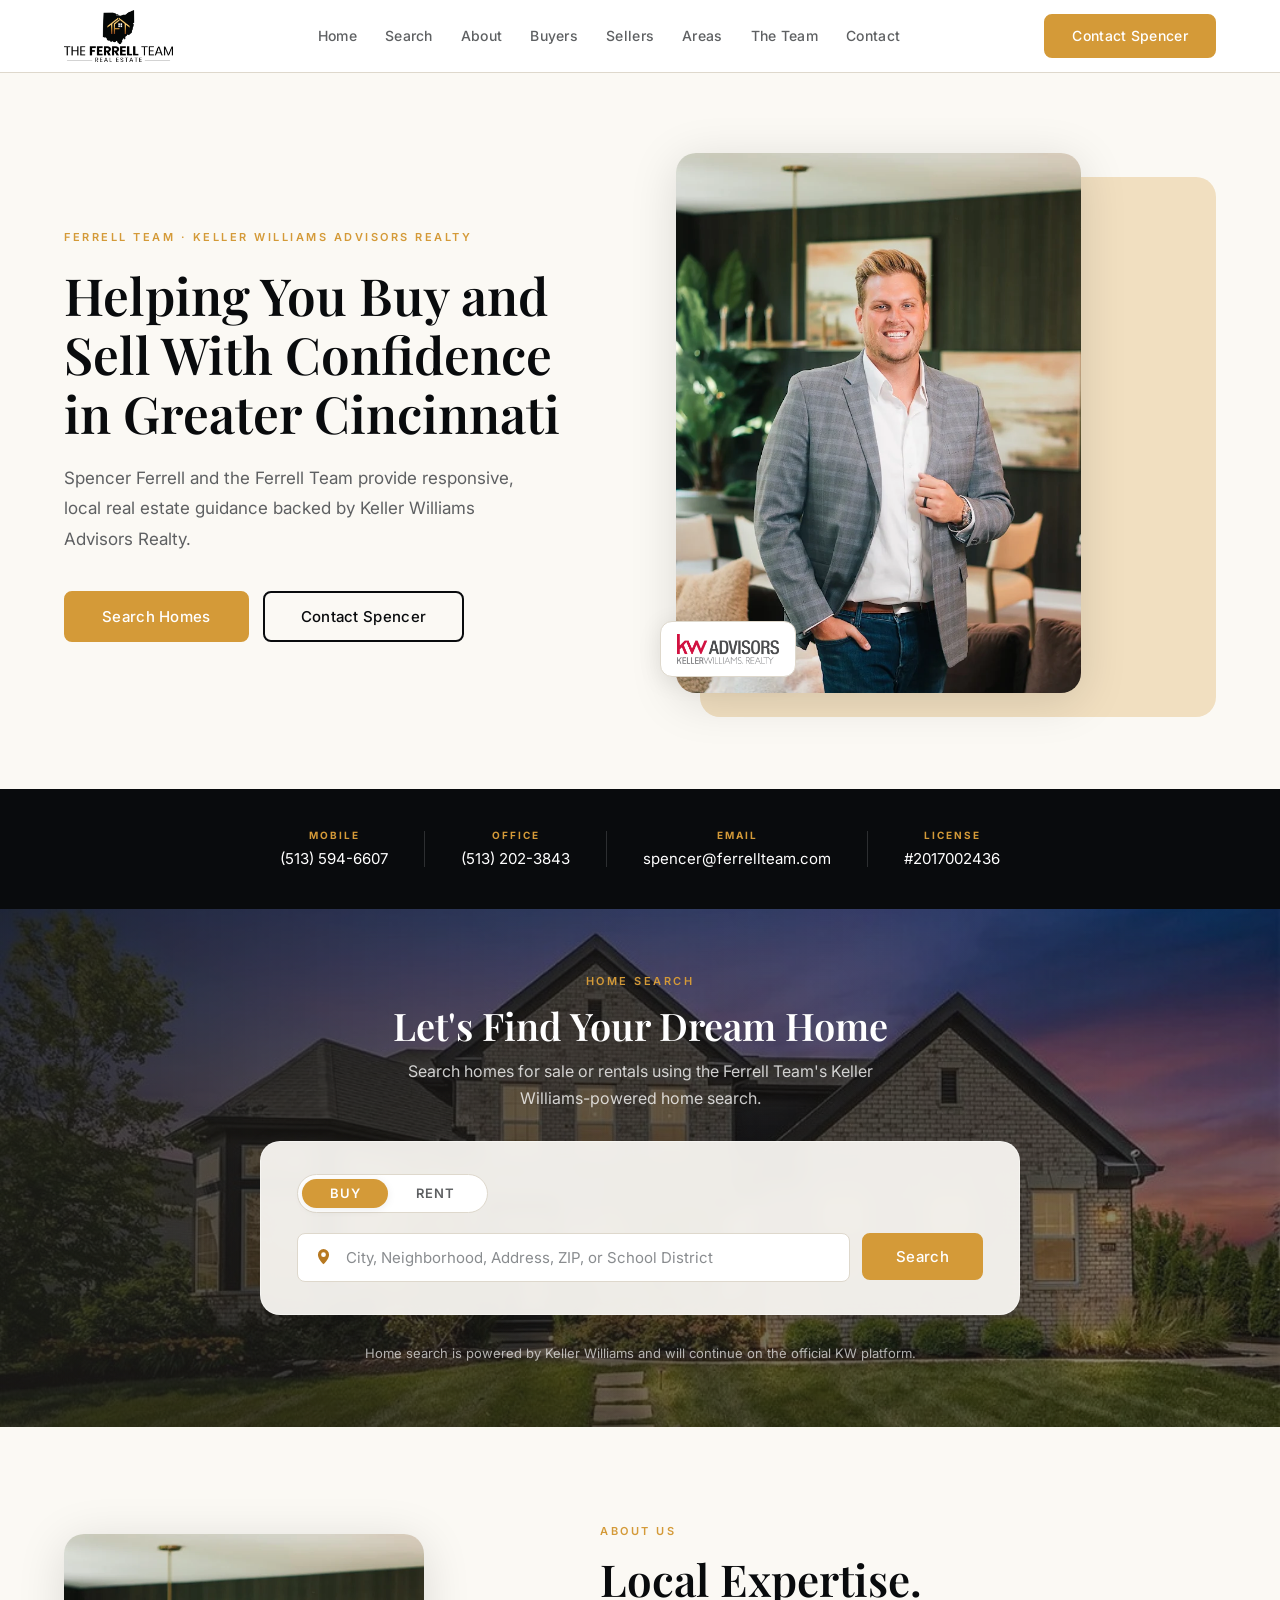
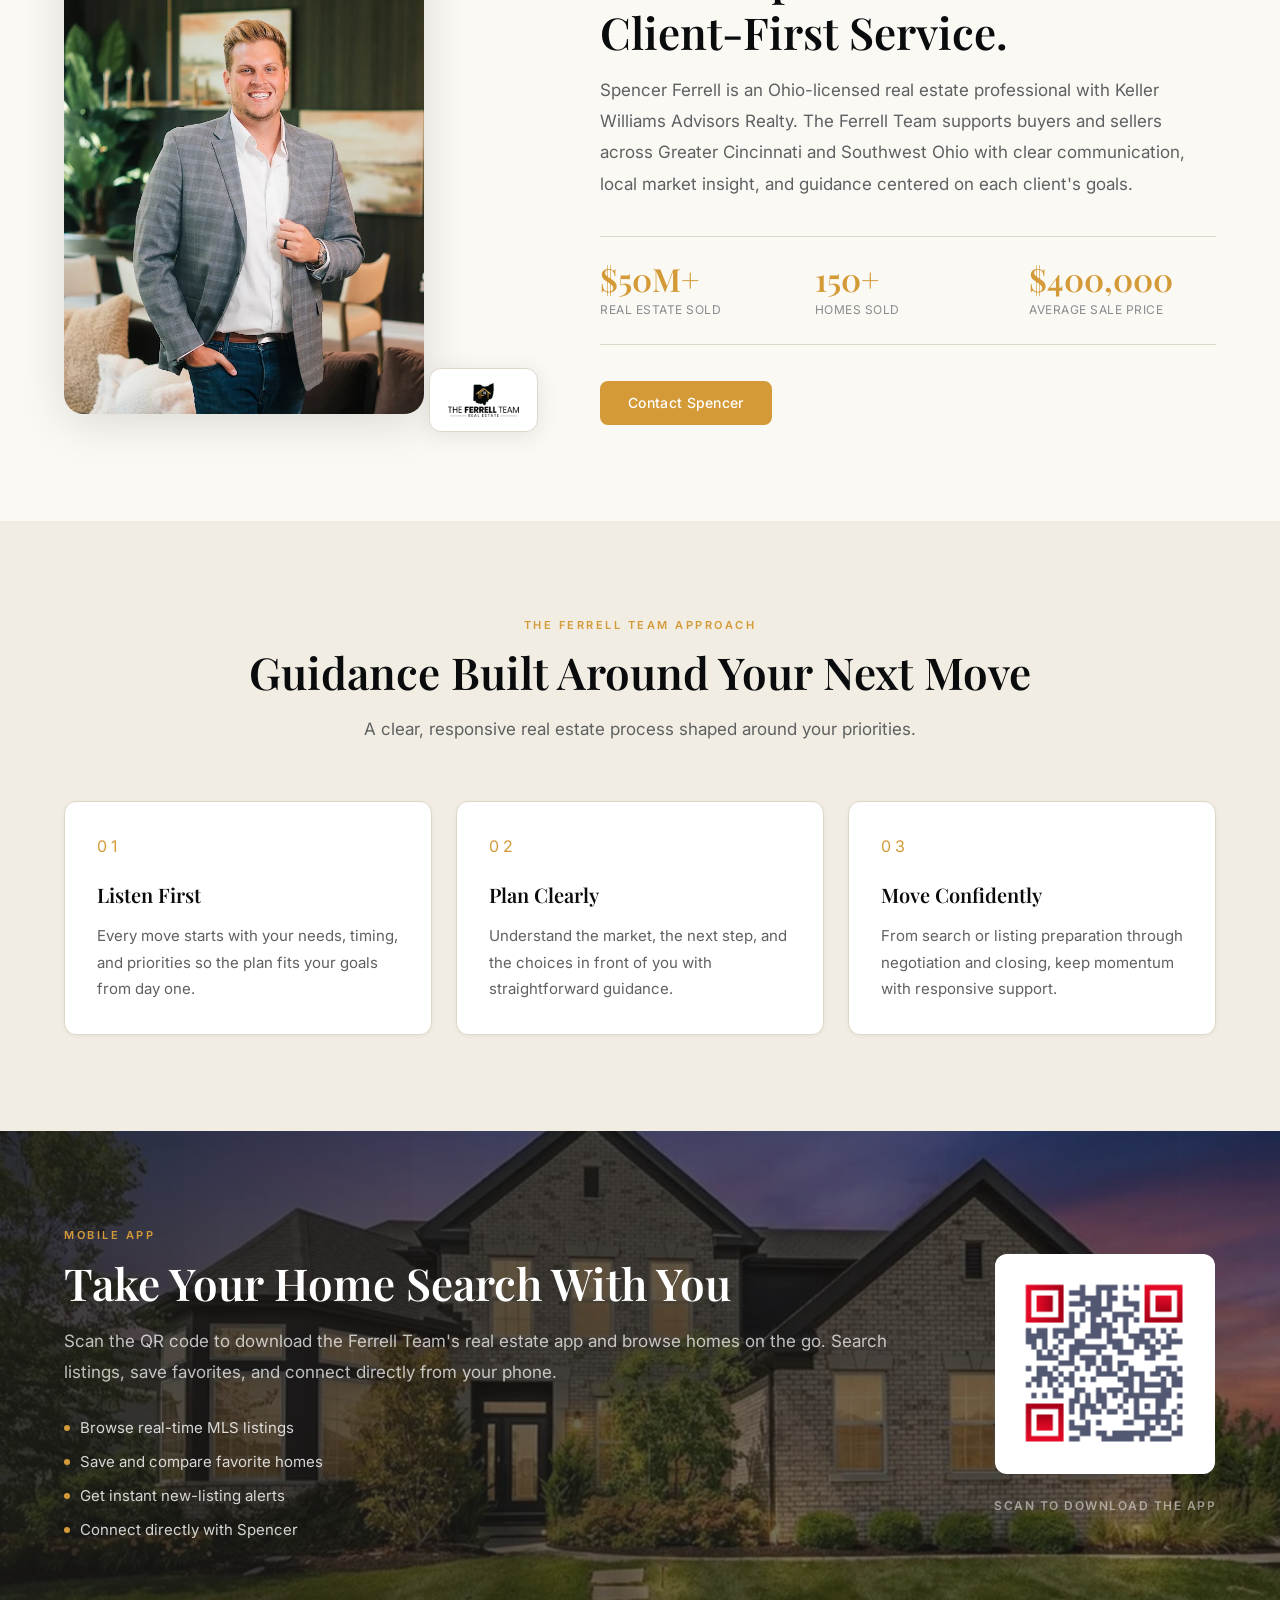
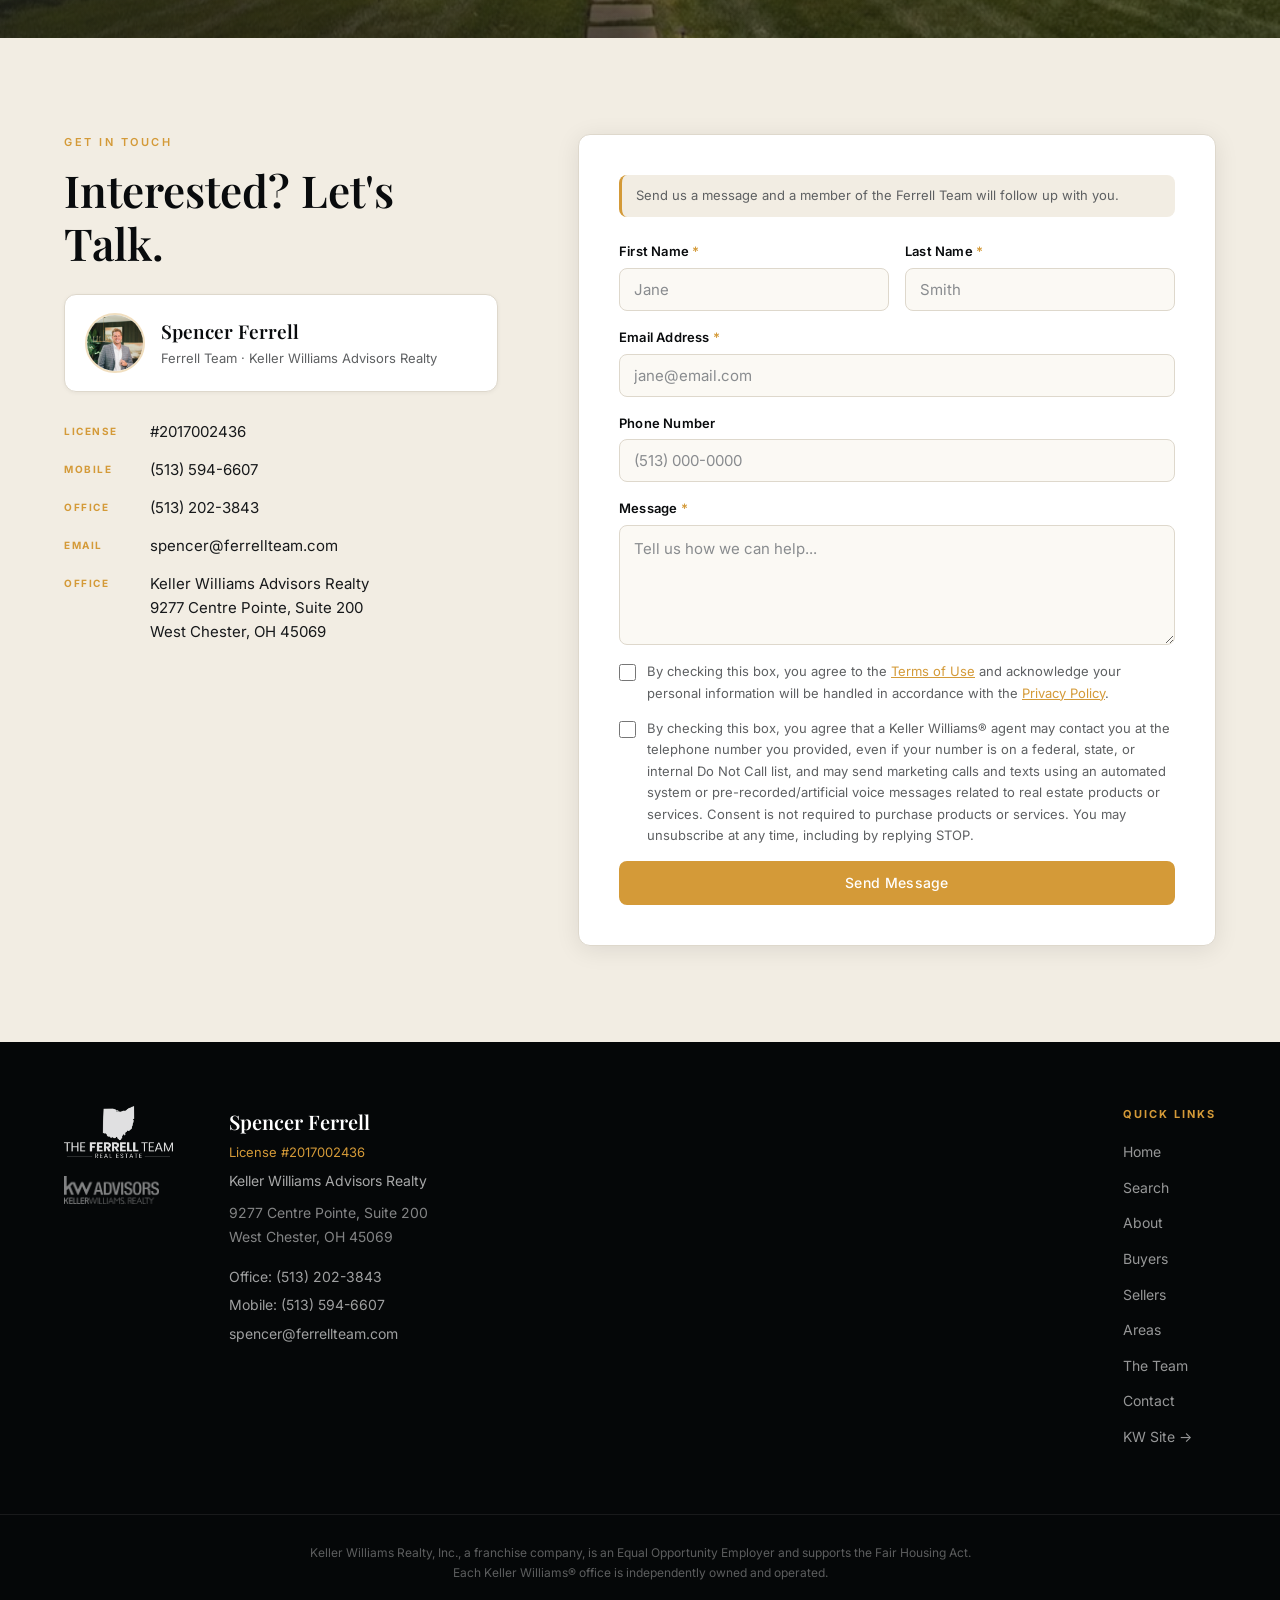
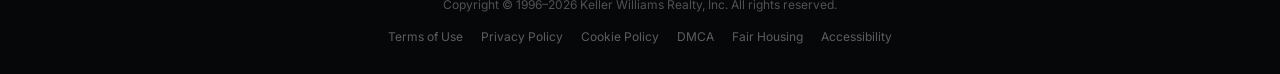
<file: index.html>
<!DOCTYPE html>
<html lang="en">
<head>
  <meta charset="UTF-8">
  <meta name="viewport" content="width=device-width, initial-scale=1.0">
  <meta name="description" content="Spencer Ferrell and the Ferrell Team provide real estate guidance for buyers and sellers across Greater Cincinnati and Southwest Ohio with Keller Williams Advisors Realty.">
  <meta name="keywords" content="real estate, Greater Cincinnati, Southwest Ohio, homes for sale, Spencer Ferrell, Ferrell Team, Keller Williams Advisors Realty, West Chester, Middletown">
  <meta name="author" content="Spencer Ferrell, Ferrell Team">
  <meta property="og:title" content="Ferrell Team | Spencer Ferrell | Keller Williams Advisors Realty">
  <meta property="og:description" content="Helping you buy and sell with confidence across Greater Cincinnati and Southwest Ohio.">
  <meta property="og:type" content="website">
  <!-- Add a URL-restricted public Mapbox token to enable live address suggestions. -->
  <meta name="mapbox-token" content="">
  <title>Ferrell Team | Spencer Ferrell | Keller Williams Advisors Realty</title>

  <link rel="preconnect" href="https://fonts.googleapis.com">
  <link rel="preconnect" href="https://fonts.gstatic.com" crossorigin>
  <link href="https://fonts.googleapis.com/css2?family=Playfair+Display:wght@400;500;600;700&family=Inter:wght@300;400;500;600&display=swap" rel="stylesheet">
  <link rel="icon" href="NewClientMaterials/FerrellTeamLogo.jpg" type="image/jpeg">
  <link rel="stylesheet" href="css/styles.css?v=20260811-1">
</head>
<body>

  <!-- ================================================
       HEADER / NAVIGATION
  ================================================ -->
  <header class="header" id="header">
    <div class="container header__inner">

      <a href="index.html#home" class="header__logo" aria-label="Ferrell Team — Home">
        <img src="NewClientMaterials/FerrellTeamLogoWithWordsTransparentBackground.png" alt="Ferrell Team" class="logo-img">
      </a>

      <nav class="nav" id="nav" aria-label="Main navigation">
        <ul class="nav__list">
          <li><a href="index.html#home"    class="nav__link">Home</a></li>
          <li><a href="index.html#search"  class="nav__link">Search</a></li>
          <li><a href="index.html#about"   class="nav__link">About</a></li>
          <li><a href="buyers.html"        class="nav__link">Buyers</a></li>
          <li><a href="sellers.html"       class="nav__link">Sellers</a></li>
          <li><a href="areas.html"         class="nav__link">Areas</a></li>
          <li><a href="team.html"          class="nav__link">The Team</a></li>
          <li><a href="index.html#contact" class="nav__link">Contact</a></li>
        </ul>
      </nav>

      <a href="#contact" class="btn btn--gold header__cta">Contact Spencer</a>

      <!-- Mobile hamburger -->
      <button class="hamburger" id="hamburger" aria-label="Toggle navigation menu" aria-expanded="false" aria-controls="nav">
        <span class="hamburger__line"></span>
        <span class="hamburger__line"></span>
        <span class="hamburger__line"></span>
      </button>

    </div>
  </header>


  <!-- ================================================
       HERO SECTION
  ================================================ -->
  <section class="hero" id="home" aria-label="Hero">
    <div class="container hero__inner">

      <div class="hero__content">
        <p class="hero__eyebrow">Ferrell Team &middot; Keller Williams Advisors Realty</p>
        <h1 class="hero__headline">Helping You Buy and Sell With Confidence in Greater Cincinnati</h1>
        <p class="hero__sub">Spencer Ferrell and the Ferrell Team provide responsive, local real estate guidance backed by Keller Williams Advisors Realty.</p>
        <div class="hero__ctas">
          <a href="#search" class="btn btn--gold btn--lg">Search Homes</a>
          <a href="#contact" class="btn btn--outline btn--lg">Contact Spencer</a>
        </div>
      </div>

      <div class="hero__image-col">
        <div class="hero__image-wrap">
          <div class="hero__image-frame">
            <img src="NewClientMaterials/SpencerFerrellStanding.webp" alt="Spencer Ferrell of the Ferrell Team" class="hero__photo" loading="eager">
          </div>
          <!-- KW badge pinned to bottom-left of image -->
          <div class="hero__kw-badge" aria-hidden="true">
            <img src="NewClientMaterials/KellerWilliamsLogo.png" alt="Keller Williams Advisors Realty" class="hero__kw-logo">
          </div>
        </div>
      </div>

    </div>
  </section>


  <!-- ================================================
       TRUST / CONTACT STRIP
  ================================================ -->
  <section class="trust-strip" aria-label="Contact information">
    <div class="container trust-strip__inner">

      <div class="trust-strip__item">
        <span class="trust-strip__label">Mobile</span>
        <a href="tel:5135946607" class="trust-strip__value">(513) 594-6607</a>
      </div>

      <div class="trust-strip__divider" aria-hidden="true"></div>

      <div class="trust-strip__item">
        <span class="trust-strip__label">Office</span>
        <a href="tel:5132023843" class="trust-strip__value">(513) 202-3843</a>
      </div>

      <div class="trust-strip__divider" aria-hidden="true"></div>

      <div class="trust-strip__item">
        <span class="trust-strip__label">Email</span>
        <a href="mailto:spencer@ferrellteam.com" class="trust-strip__value">spencer@ferrellteam.com</a>
      </div>

      <div class="trust-strip__divider" aria-hidden="true"></div>

      <div class="trust-strip__item">
        <span class="trust-strip__label">License</span>
        <span class="trust-strip__value">#2017002436</span>
      </div>

    </div>
  </section>


  <!-- ================================================
       HOME SEARCH SECTION
  ================================================ -->
  <section class="search-section section--image-bg" id="search" aria-label="Home search">
    <div class="container search-section__inner">

      <div class="search-section__header">
        <p class="section__eyebrow">Home Search</p>
        <h2 class="search-section__title">Let's Find Your Dream Home</h2>
        <p class="search-section__sub">Search homes for sale or rentals using the Ferrell Team's Keller Williams-powered home search.</p>
      </div>

      <!--
        Search card — redirects to KW on submit.
        Update this redirect URL if KW provides exact search parameter support.
      -->
      <form class="search-card" id="homeSearchForm" novalidate aria-label="Home search form">

        <!-- BUY / RENT toggle -->
        <div class="search-toggle" role="group" aria-label="Search type: buy or rent">
          <button type="button" class="search-toggle__btn is-active" data-type="buy" aria-pressed="true">Buy</button>
          <button type="button" class="search-toggle__btn" data-type="rent" aria-pressed="false">Rent</button>
        </div>

        <!-- Search input + button row -->
        <div class="search-field-row">
          <label for="homeSearchInput" class="sr-only">
            Search by city, neighborhood, address, postal code, or school district
          </label>
          <div class="search-autocomplete" id="searchAutocomplete">
            <span class="search-autocomplete__icon" aria-hidden="true">
              <svg viewBox="0 0 24 24" focusable="false"><path d="M12 21s7-6.1 7-12A7 7 0 1 0 5 9c0 5.9 7 12 7 12Zm0-9a3 3 0 1 1 0-6 3 3 0 0 1 0 6Z"/></svg>
            </span>
            <input
              type="search"
              id="homeSearchInput"
              class="search-input"
              name="q"
              placeholder="City, Neighborhood, Address, ZIP, or School District"
              autocomplete="off"
              aria-label="Search location"
              role="combobox"
              aria-autocomplete="list"
              aria-expanded="false"
              aria-controls="homeSearchSuggestions"
              aria-activedescendant=""
            >
            <span class="search-autocomplete__spinner" id="searchSpinner" aria-hidden="true"></span>
            <div class="search-suggestions" id="homeSearchSuggestions" role="listbox" aria-label="Location suggestions" hidden></div>
            <p class="sr-only" id="searchStatus" role="status" aria-live="polite"></p>
          </div>
          <input type="hidden" id="homeSearchLatitude" name="latitude">
          <input type="hidden" id="homeSearchLongitude" name="longitude">
          <button type="submit" class="btn btn--gold search-btn">Search</button>
        </div>

      </form>

      <p class="search-note">
        Home search is powered by Keller Williams and will continue on the official KW platform.
      </p>

    </div>
  </section>


  <!-- ================================================
       ABOUT SECTION
  ================================================ -->
  <section class="about section" id="about">
    <div class="container about__inner">

      <div class="about__media">
        <div class="about__photo-wrap">
          <img src="NewClientMaterials/SpencerFerrellStanding.webp" alt="Spencer Ferrell" class="about__photo" loading="lazy">
        </div>
        <!-- Team logo badge pinned to bottom-right of photo -->
        <div class="about__logo-badge" aria-hidden="true">
          <img src="NewClientMaterials/FerrellTeamLogoWithWordsTransparentBackground.png" alt="Ferrell Team" class="about__team-logo">
        </div>
      </div>

      <div class="about__content">
        <p class="section__eyebrow">About Us</p>
        <h2 class="section__title">Local Expertise.<br>Client-First Service.</h2>
        <p class="about__text">Spencer Ferrell is an Ohio-licensed real estate professional with Keller Williams Advisors Realty. The Ferrell Team supports buyers and sellers across Greater Cincinnati and Southwest Ohio with clear communication, local market insight, and guidance centered on each client's goals.</p>

        <div class="about__pillars" aria-label="Team statistics">
          <div class="about__pillar">
            <span class="about__pillar-value stat-counter" data-target="50" data-prefix="$" data-suffix="M+">$0</span>
            <span class="about__pillar-label">Real Estate Sold</span>
          </div>
          <div class="about__pillar">
            <span class="about__pillar-value stat-counter" data-target="150" data-suffix="+">0</span>
            <span class="about__pillar-label">Homes Sold</span>
          </div>
          <div class="about__pillar">
            <span class="about__pillar-value stat-counter" data-target="400000" data-prefix="$">$0</span>
            <span class="about__pillar-label">Average Sale Price</span>
          </div>
        </div>

        <a href="#contact" class="btn btn--gold">Contact Spencer</a>
      </div>

    </div>
  </section>


  <!-- ================================================
       TESTIMONIALS
  ================================================ -->
  <section class="testimonials section section--alt" id="testimonials">
    <div class="container">
      <div class="section__header">
        <p class="section__eyebrow">The Ferrell Team Approach</p>
        <h2 class="section__title">Guidance Built Around Your Next Move</h2>
        <p class="section__subtitle">A clear, responsive real estate process shaped around your priorities.</p>
      </div>

      <div class="testimonials__grid" role="list">
        <article class="testimonial-card" role="listitem">
          <p class="testimonial-card__stars" aria-hidden="true">01</p>
          <h3 class="testimonial-card__name">Listen First</h3>
          <p>Every move starts with your needs, timing, and priorities so the plan fits your goals from day one.</p>
        </article>

        <article class="testimonial-card" role="listitem">
          <p class="testimonial-card__stars" aria-hidden="true">02</p>
          <h3 class="testimonial-card__name">Plan Clearly</h3>
          <p>Understand the market, the next step, and the choices in front of you with straightforward guidance.</p>
        </article>

        <article class="testimonial-card" role="listitem">
          <p class="testimonial-card__stars" aria-hidden="true">03</p>
          <h3 class="testimonial-card__name">Move Confidently</h3>
          <p>From search or listing preparation through negotiation and closing, keep momentum with responsive support.</p>
        </article>
      </div>
    </div>
  </section>


  <!-- ================================================
       APP / QR CODE SECTION
  ================================================ -->
  <section class="app-section section section--image-bg" id="app">
    <div class="container app-section__inner">

      <div class="app-section__content">
        <p class="section__eyebrow">Mobile App</p>
        <h2 class="section__title">Take Your Home Search With You</h2>
        <p class="app-section__text">Scan the QR code to download the Ferrell Team's real estate app and browse homes on the go. Search listings, save favorites, and connect directly from your phone.</p>
        <ul class="app-section__features" aria-label="App features">
          <li>Browse real-time MLS listings</li>
          <li>Save and compare favorite homes</li>
          <li>Get instant new-listing alerts</li>
          <li>Connect directly with Spencer</li>
        </ul>
      </div>

      <div class="app-section__qr-col">
        <div class="app-section__qr-frame">
          <img src="NewClientMaterials/QRAppDownload.png" alt="Scan this QR code to download the Ferrell Team real estate app" class="app-section__qr-img" loading="lazy">
        </div>
        <p class="app-section__qr-caption">Scan to Download the App</p>
      </div>

    </div>
  </section>


  <!-- ================================================
       CONTACT SECTION
  ================================================ -->
  <section class="contact section section--alt" id="contact">
    <div class="container contact__inner">

      <!-- Left column: agent info -->
      <div class="contact__info">
        <p class="section__eyebrow">Get In Touch</p>
        <h2 class="section__title">Interested? Let's Talk.</h2>

        <div class="contact__agent-card">
          <img src="NewClientMaterials/SpencerFerrellStanding.webp" alt="Spencer Ferrell" class="contact__headshot" loading="lazy">
          <div>
            <p class="contact__agent-name">Spencer Ferrell</p>
            <p class="contact__agent-title">Ferrell Team &middot; Keller Williams Advisors Realty</p>
          </div>
        </div>

        <ul class="contact__details" aria-label="Contact details">
          <li>
            <span class="contact__detail-label">License</span>
            <span class="contact__detail-value">#2017002436</span>
          </li>
          <li>
            <span class="contact__detail-label">Mobile</span>
            <a href="tel:5135946607" class="contact__detail-value contact__link">(513) 594-6607</a>
          </li>
          <li>
            <span class="contact__detail-label">Office</span>
            <a href="tel:5132023843" class="contact__detail-value contact__link">(513) 202-3843</a>
          </li>
          <li>
            <span class="contact__detail-label">Email</span>
            <a href="mailto:spencer@ferrellteam.com" class="contact__detail-value contact__link">spencer@ferrellteam.com</a>
          </li>
          <li>
            <span class="contact__detail-label">Office</span>
            <address class="contact__detail-value" style="font-style:normal;">
              Keller Williams Advisors Realty<br>
              9277 Centre Pointe, Suite 200<br>
              West Chester, OH 45069
            </address>
          </li>
        </ul>

      </div>

      <!-- Right column: contact form -->
      <div class="contact__form-wrap">
        <form class="contact__form" id="contactForm" action="https://formspree.io/f/xjybkoqo" method="post" novalidate aria-label="Contact form">

          <p class="contact__form-note">
            Send us a message and a member of the Ferrell Team will follow up with you.
          </p>

          <input type="hidden" name="sourcePageUrl" id="sourcePageUrl">
          <input type="hidden" name="documentReferrer" id="documentReferrer">
          <input type="hidden" name="submissionTime" id="submissionTime">

          <div class="form__honeypot" aria-hidden="true">
            <label for="companyWebsite">Leave this field blank</label>
            <input type="text" id="companyWebsite" name="_gotcha" tabindex="-1" autocomplete="off">
          </div>

          <div class="form__row">
            <div class="form__group">
              <label for="firstName" class="form__label">First Name <span class="form__required" aria-hidden="true">*</span></label>
              <input type="text" id="firstName" name="firstName" class="form__input"
                     placeholder="Jane" required autocomplete="given-name">
            </div>
            <div class="form__group">
              <label for="lastName" class="form__label">Last Name <span class="form__required" aria-hidden="true">*</span></label>
              <input type="text" id="lastName" name="lastName" class="form__input"
                     placeholder="Smith" required autocomplete="family-name">
            </div>
          </div>

          <div class="form__group">
            <label for="email" class="form__label">Email Address <span class="form__required" aria-hidden="true">*</span></label>
            <input type="email" id="email" name="email" class="form__input"
                   placeholder="jane@email.com" pattern="[^@\s]+@[^@\s]+\.[^@\s]+"
                   title="Enter a complete email address, such as jane@email.com" required autocomplete="email">
          </div>

          <div class="form__group">
            <label for="phone" class="form__label">Phone Number</label>
            <input type="tel" id="phone" name="phone" class="form__input"
                   placeholder="(513) 000-0000" autocomplete="tel">
          </div>

          <div class="form__group">
            <label for="message" class="form__label">Message <span class="form__required" aria-hidden="true">*</span></label>
            <textarea id="message" name="message" class="form__textarea"
                      placeholder="Tell us how we can help..." rows="4" required></textarea>
          </div>

          <!-- Consent checkbox 1 -->
          <div class="form__group form__checkbox-group">
            <label class="form__checkbox-label" for="consentTerms">
              <input type="checkbox" id="consentTerms" name="consentTerms" value="Agreed" class="form__checkbox" required>
              <span class="form__checkbox-text">
                By checking this box, you agree to the
                <a href="https://legal.kw.com/termsofuse" target="_blank" rel="noopener noreferrer" class="form__link">Terms of Use</a>
                and acknowledge your personal information will be handled in accordance with the
                <a href="https://legal.kw.com/privacy-policy" target="_blank" rel="noopener noreferrer" class="form__link">Privacy Policy</a>.
              </span>
            </label>
          </div>

          <!-- Consent checkbox 2 -->
          <div class="form__group form__checkbox-group">
            <label class="form__checkbox-label" for="consentContact">
              <input type="checkbox" id="consentContact" name="consentContact" value="Agreed" class="form__checkbox" required>
              <span class="form__checkbox-text">
                By checking this box, you agree that a Keller Williams&reg; agent may contact you at the telephone number you provided, even if your number is on a federal, state, or internal Do Not Call list, and may send marketing calls and texts using an automated system or pre-recorded/artificial voice messages related to real estate products or services. Consent is not required to purchase products or services. You may unsubscribe at any time, including by replying STOP.
              </span>
            </label>
          </div>

          <!-- Validation error message (hidden by default, shown by JS) -->
          <p class="form__error" id="formError" role="alert" aria-live="polite" hidden>
            Please enter valid information in all required fields and accept both consents.
          </p>

          <p class="form__status" id="formStatus" role="status" aria-live="polite" hidden></p>

          <button type="submit" class="btn btn--gold btn--full" id="contactSubmit">Send Message</button>

        </form>
      </div>

    </div>
  </section>


  <!-- ================================================
       FOOTER
  ================================================ -->
  <footer class="footer" aria-label="Site footer">

    <div class="footer__main">
      <div class="container footer__main-inner">

        <!-- Brand / logos -->
        <div class="footer__col footer__col--brand">
          <img src="NewClientMaterials/FerrellTeamLogoWithWordsTransparentBackground.png" alt="Ferrell Team" class="footer__logo">
          <img src="NewClientMaterials/KellerWilliamsLogo.png" alt="Keller Williams Advisors Realty" class="footer__kw-logo">
        </div>

        <!-- Contact info -->
        <div class="footer__col footer__col--info">
          <p class="footer__agent-name">Spencer Ferrell</p>
          <p class="footer__license">License #2017002436</p>
          <p class="footer__brokerage">Keller Williams Advisors Realty</p>
          <address class="footer__address">
            9277 Centre Pointe, Suite 200<br>
            West Chester, OH 45069
          </address>
          <div class="footer__contact-links">
            <a href="tel:5132023843">Office: (513) 202-3843</a>
            <a href="tel:5135946607">Mobile: (513) 594-6607</a>
            <a href="mailto:spencer@ferrellteam.com">spencer@ferrellteam.com</a>
          </div>
        </div>

        <!-- Quick links -->
        <div class="footer__col footer__col--links">
          <h4 class="footer__links-title">Quick Links</h4>
          <ul class="footer__links">
            <li><a href="index.html#home">Home</a></li>
            <li><a href="index.html#search">Search</a></li>
            <li><a href="index.html#about">About</a></li>
            <li><a href="buyers.html">Buyers</a></li>
            <li><a href="sellers.html">Sellers</a></li>
            <li><a href="areas.html">Areas</a></li>
            <li><a href="team.html">The Team</a></li>
            <li><a href="index.html#contact">Contact</a></li>
            <li><a href="https://theferrellteam.kw.com/" target="_blank" rel="noopener noreferrer">KW Site &rarr;</a></li>
          </ul>
        </div>

      </div>
    </div>

    <div class="footer__bottom">
      <div class="container footer__bottom-inner">
        <p class="footer__legal">
          Keller Williams Realty, Inc., a franchise company, is an Equal Opportunity Employer and supports the Fair Housing Act. Each Keller Williams&reg; office is independently owned and operated.
        </p>
        <p class="footer__copyright">Copyright &copy; 1996&ndash;2026 Keller Williams Realty, Inc. All rights reserved.</p>
        <nav class="footer__legal-links" aria-label="Legal links">
          <a href="https://legal.kw.com/termsofuse" target="_blank" rel="noopener noreferrer">Terms of Use</a>
          <a href="https://legal.kw.com/privacy-policy" target="_blank" rel="noopener noreferrer">Privacy Policy</a>
          <a href="https://legal.kw.com/cookie-policy" target="_blank" rel="noopener noreferrer">Cookie Policy</a>
          <a href="https://legal.kw.com/dmca" target="_blank" rel="noopener noreferrer">DMCA</a>
          <a href="https://legal.kw.com/fairhousing" target="_blank" rel="noopener noreferrer">Fair Housing</a>
          <a href="https://legal.kw.com/accessibility" target="_blank" rel="noopener noreferrer">Accessibility</a>
        </nav>
      </div>
    </div>

  </footer>

  <script src="js/main.js?v=20260811-1"></script>
</body>
</html>
</file>
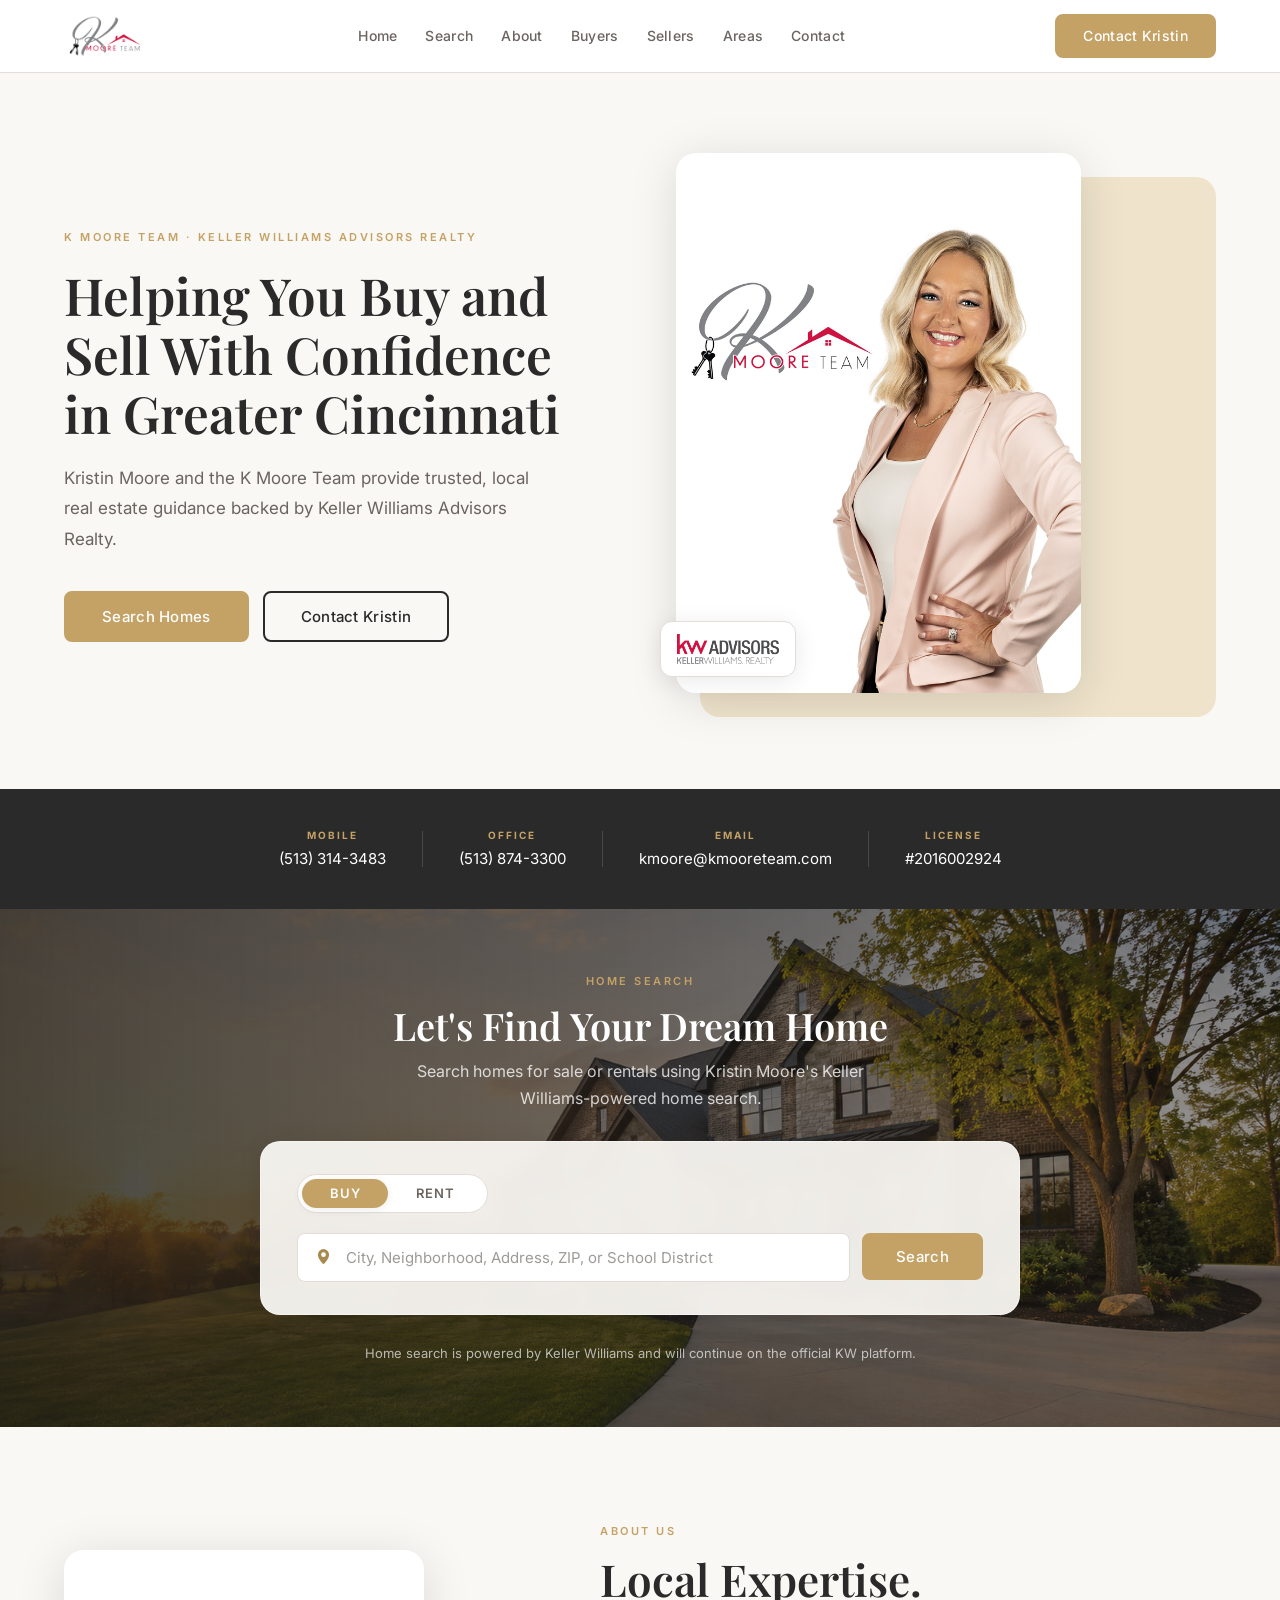
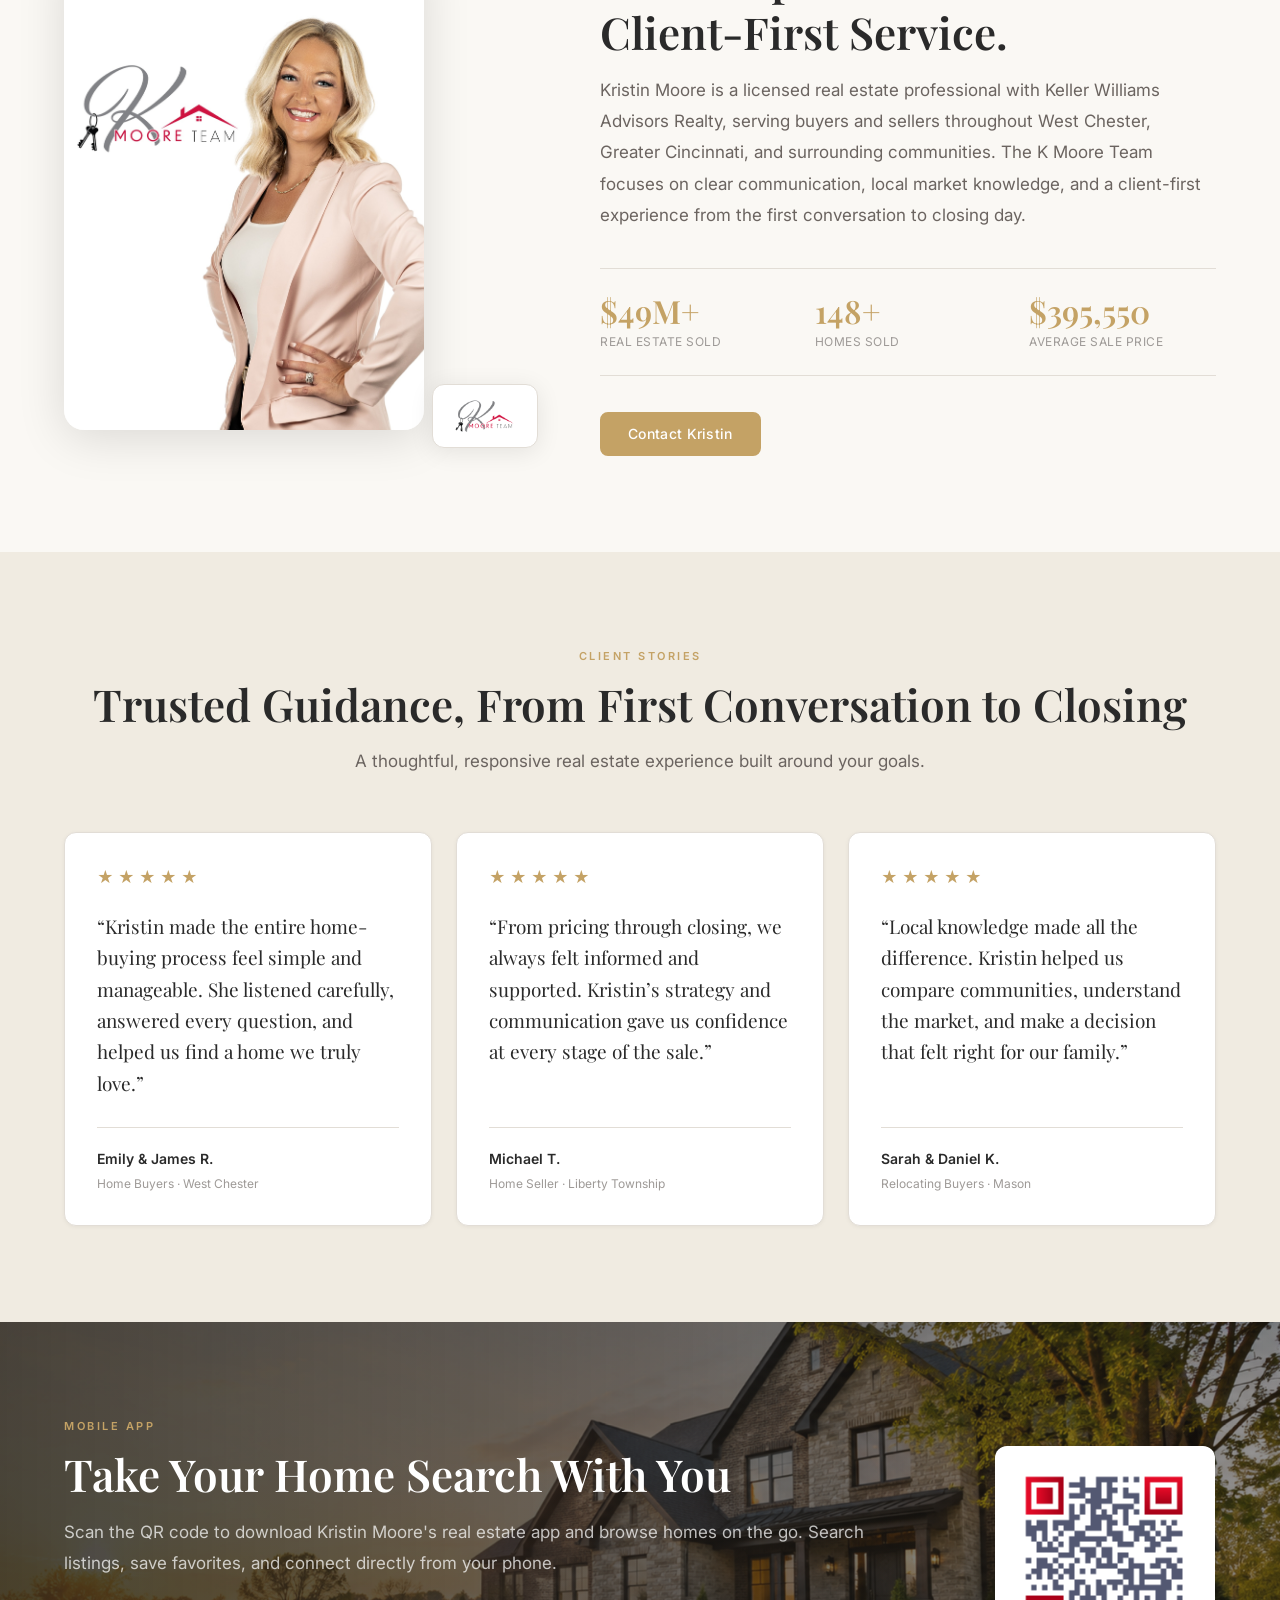
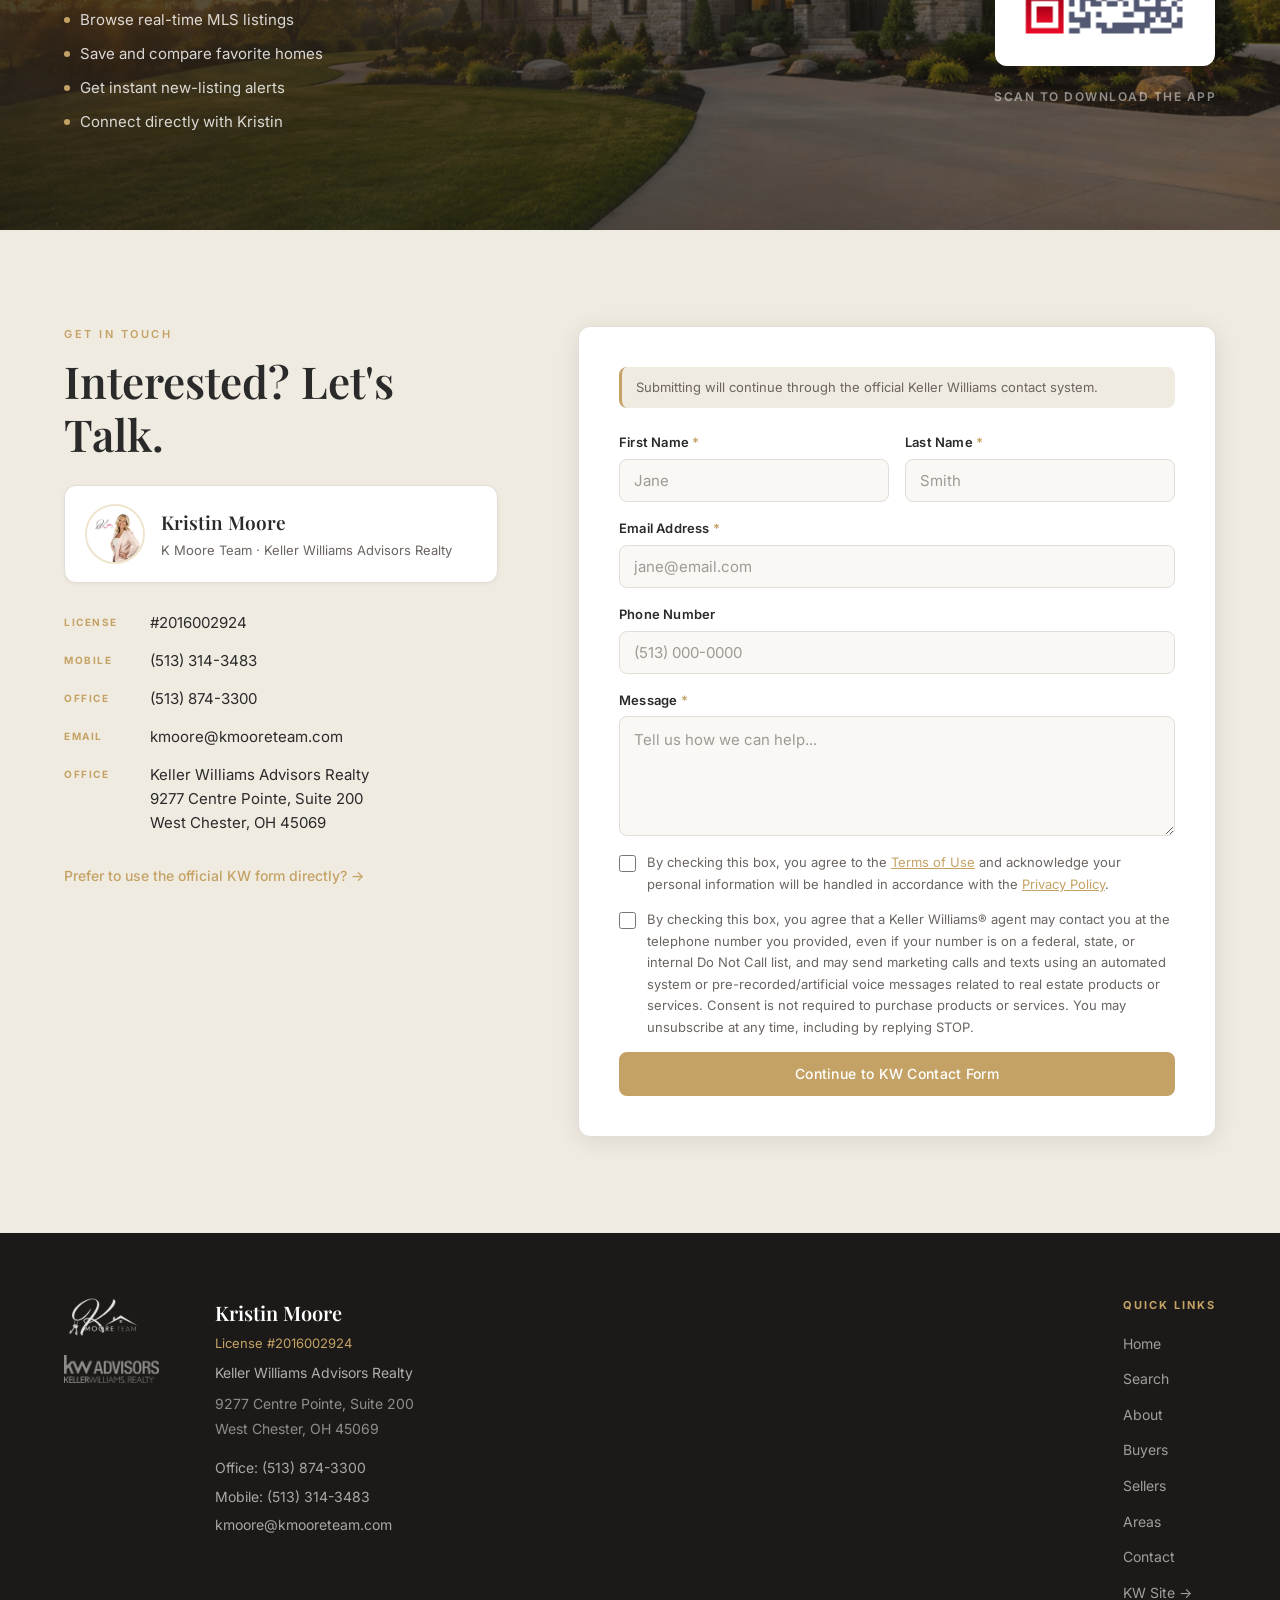
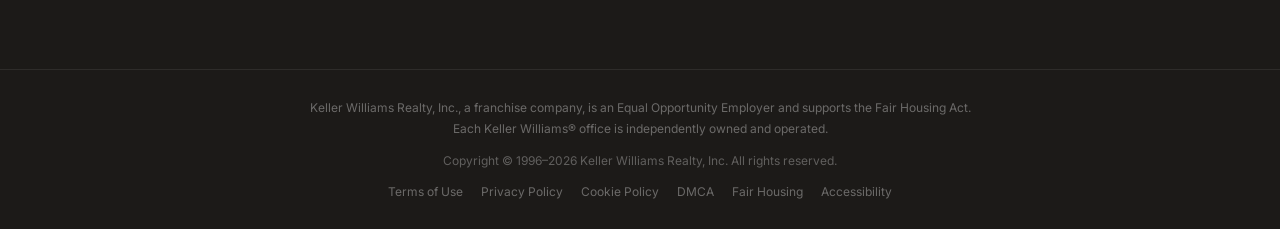
<file: Kmoore-Website/index.html>
<!DOCTYPE html>
<html lang="en">
<head>
  <meta charset="UTF-8">
  <meta name="viewport" content="width=device-width, initial-scale=1.0">
  <meta name="description" content="Kristin Moore and the K Moore Team — trusted real estate guidance for buyers and sellers in West Chester, Greater Cincinnati, and Southwest Ohio. Keller Williams Advisors Realty.">
  <meta name="keywords" content="real estate, West Chester OH, Cincinnati, homes for sale, Kristin Moore, K Moore Team, Keller Williams Advisors Realty, Liberty Township, Mason">
  <meta property="og:title" content="K Moore Team | Kristin Moore | Keller Williams Advisors Realty">
  <meta property="og:description" content="Helping you buy and sell with confidence in Greater Cincinnati. Local expertise. Client-first service.">
  <meta property="og:type" content="website">
  <!-- Add a URL-restricted public Mapbox token to enable live address suggestions. -->
  <meta name="mapbox-token" content="">
  <title>K Moore Team | Kristin Moore | Keller Williams Advisors Realty</title>

  <link rel="preconnect" href="https://fonts.googleapis.com">
  <link rel="preconnect" href="https://fonts.gstatic.com" crossorigin>
  <link href="https://fonts.googleapis.com/css2?family=Playfair+Display:wght@400;500;600;700&family=Inter:wght@300;400;500;600&display=swap" rel="stylesheet">
  <link rel="stylesheet" href="css/styles.css?v=20260805-1">
</head>
<body>

  <!-- ================================================
       HEADER / NAVIGATION
  ================================================ -->
  <header class="header" id="header">
    <div class="container header__inner">

      <a href="index.html#home" class="header__logo" aria-label="K Moore Team — Home">
        <!-- Asset: Assets/KmooreteamLogo.png -->
        <img src="Assets/KmooreteamLogo.png" alt="K Moore Team" class="logo-img">
      </a>

      <nav class="nav" id="nav" aria-label="Main navigation">
        <ul class="nav__list">
          <li><a href="index.html#home"    class="nav__link">Home</a></li>
          <li><a href="index.html#search"  class="nav__link">Search</a></li>
          <li><a href="index.html#about"   class="nav__link">About</a></li>
          <li><a href="buyers.html"        class="nav__link">Buyers</a></li>
          <li><a href="sellers.html"       class="nav__link">Sellers</a></li>
          <li><a href="areas.html"         class="nav__link">Areas</a></li>
          <li><a href="index.html#contact" class="nav__link">Contact</a></li>
        </ul>
      </nav>

      <a href="#contact" class="btn btn--gold header__cta">Contact Kristin</a>

      <!-- Mobile hamburger -->
      <button class="hamburger" id="hamburger" aria-label="Toggle navigation menu" aria-expanded="false" aria-controls="nav">
        <span class="hamburger__line"></span>
        <span class="hamburger__line"></span>
        <span class="hamburger__line"></span>
      </button>

    </div>
  </header>


  <!-- ================================================
       HERO SECTION
  ================================================ -->
  <section class="hero" id="home" aria-label="Hero">
    <div class="container hero__inner">

      <div class="hero__content">
        <p class="hero__eyebrow">K Moore Team &middot; Keller Williams Advisors Realty</p>
        <h1 class="hero__headline">Helping You Buy and Sell With Confidence in Greater Cincinnati</h1>
        <p class="hero__sub">Kristin Moore and the K Moore Team provide trusted, local real estate guidance backed by Keller Williams Advisors Realty.</p>
        <div class="hero__ctas">
          <a href="#search" class="btn btn--gold btn--lg">Search Homes</a>
          <a href="#contact" class="btn btn--outline btn--lg">Contact Kristin</a>
        </div>
      </div>

      <div class="hero__image-col">
        <div class="hero__image-wrap">
          <div class="hero__image-frame">
            <!-- Asset: Assets/KristinMooreHeadshot.jpeg -->
            <img src="Assets/KristinMooreHeadshot.jpeg" alt="Kristin Moore, K Moore Team" class="hero__photo" loading="eager">
          </div>
          <!-- KW badge pinned to bottom-left of image -->
          <div class="hero__kw-badge" aria-hidden="true">
            <!-- Asset: Assets/KellerWilliamsLogo.png -->
            <img src="Assets/KellerWilliamsLogo.png" alt="Keller Williams Advisors Realty" class="hero__kw-logo">
          </div>
        </div>
      </div>

    </div>
  </section>


  <!-- ================================================
       TRUST / CONTACT STRIP
  ================================================ -->
  <section class="trust-strip" aria-label="Contact information">
    <div class="container trust-strip__inner">

      <div class="trust-strip__item">
        <span class="trust-strip__label">Mobile</span>
        <a href="tel:5133143483" class="trust-strip__value">(513) 314-3483</a>
      </div>

      <div class="trust-strip__divider" aria-hidden="true"></div>

      <div class="trust-strip__item">
        <span class="trust-strip__label">Office</span>
        <a href="tel:5138743300" class="trust-strip__value">(513) 874-3300</a>
      </div>

      <div class="trust-strip__divider" aria-hidden="true"></div>

      <div class="trust-strip__item">
        <span class="trust-strip__label">Email</span>
        <a href="mailto:kmoore@kmooreteam.com" class="trust-strip__value">kmoore@kmooreteam.com</a>
      </div>

      <div class="trust-strip__divider" aria-hidden="true"></div>

      <div class="trust-strip__item">
        <span class="trust-strip__label">License</span>
        <span class="trust-strip__value">#2016002924</span>
      </div>

    </div>
  </section>


  <!-- ================================================
       HOME SEARCH SECTION
  ================================================ -->
  <section class="search-section section--image-bg" id="search" aria-label="Home search">
    <div class="container search-section__inner">

      <div class="search-section__header">
        <p class="section__eyebrow">Home Search</p>
        <h2 class="search-section__title">Let's Find Your Dream Home</h2>
        <p class="search-section__sub">Search homes for sale or rentals using Kristin Moore's Keller Williams-powered home search.</p>
      </div>

      <!--
        Search card — redirects to KW on submit.
        Update this redirect URL if KW provides exact search parameter support.
      -->
      <form class="search-card" id="homeSearchForm" novalidate aria-label="Home search form">

        <!-- BUY / RENT toggle -->
        <div class="search-toggle" role="group" aria-label="Search type: buy or rent">
          <button type="button" class="search-toggle__btn is-active" data-type="buy" aria-pressed="true">Buy</button>
          <button type="button" class="search-toggle__btn" data-type="rent" aria-pressed="false">Rent</button>
        </div>

        <!-- Search input + button row -->
        <div class="search-field-row">
          <label for="homeSearchInput" class="sr-only">
            Search by city, neighborhood, address, postal code, or school district
          </label>
          <div class="search-autocomplete" id="searchAutocomplete">
            <span class="search-autocomplete__icon" aria-hidden="true">
              <svg viewBox="0 0 24 24" focusable="false"><path d="M12 21s7-6.1 7-12A7 7 0 1 0 5 9c0 5.9 7 12 7 12Zm0-9a3 3 0 1 1 0-6 3 3 0 0 1 0 6Z"/></svg>
            </span>
            <input
              type="search"
              id="homeSearchInput"
              class="search-input"
              name="q"
              placeholder="City, Neighborhood, Address, ZIP, or School District"
              autocomplete="off"
              aria-label="Search location"
              role="combobox"
              aria-autocomplete="list"
              aria-expanded="false"
              aria-controls="homeSearchSuggestions"
              aria-activedescendant=""
            >
            <span class="search-autocomplete__spinner" id="searchSpinner" aria-hidden="true"></span>
            <div class="search-suggestions" id="homeSearchSuggestions" role="listbox" aria-label="Location suggestions" hidden></div>
            <p class="sr-only" id="searchStatus" role="status" aria-live="polite"></p>
          </div>
          <input type="hidden" id="homeSearchLatitude" name="latitude">
          <input type="hidden" id="homeSearchLongitude" name="longitude">
          <button type="submit" class="btn btn--gold search-btn">Search</button>
        </div>

      </form>

      <p class="search-note">
        Home search is powered by Keller Williams and will continue on the official KW platform.
      </p>

    </div>
  </section>


  <!-- ================================================
       ABOUT SECTION
  ================================================ -->
  <section class="about section" id="about">
    <div class="container about__inner">

      <div class="about__media">
        <div class="about__photo-wrap">
          <!-- Asset: Assets/KristinMooreHeadshot.jpeg -->
          <img src="Assets/KristinMooreHeadshot.jpeg" alt="Kristin Moore" class="about__photo" loading="lazy">
        </div>
        <!-- Team logo badge pinned to bottom-right of photo -->
        <div class="about__logo-badge" aria-hidden="true">
          <!-- Asset: Assets/KmooreteamLogo.png -->
          <img src="Assets/KmooreteamLogo.png" alt="K Moore Team" class="about__team-logo">
        </div>
      </div>

      <div class="about__content">
        <p class="section__eyebrow">About Us</p>
        <h2 class="section__title">Local Expertise.<br>Client-First Service.</h2>
        <p class="about__text">Kristin Moore is a licensed real estate professional with Keller Williams Advisors Realty, serving buyers and sellers throughout West Chester, Greater Cincinnati, and surrounding communities. The K Moore Team focuses on clear communication, local market knowledge, and a client-first experience from the first conversation to closing day.</p>

        <div class="about__pillars" aria-label="Team statistics">
          <div class="about__pillar">
            <span class="about__pillar-value stat-counter" data-target="50" data-prefix="$" data-suffix="M+">$0</span>
            <span class="about__pillar-label">Real Estate Sold</span>
          </div>
          <div class="about__pillar">
            <span class="about__pillar-value stat-counter" data-target="150" data-suffix="+">0</span>
            <span class="about__pillar-label">Homes Sold</span>
          </div>
          <div class="about__pillar">
            <span class="about__pillar-value stat-counter" data-target="400000" data-prefix="$">$0</span>
            <span class="about__pillar-label">Average Sale Price</span>
          </div>
        </div>

        <a href="#contact" class="btn btn--gold">Contact Kristin</a>
      </div>

    </div>
  </section>


  <!-- ================================================
       TESTIMONIALS
  ================================================ -->
  <section class="testimonials section section--alt" id="testimonials">
    <div class="container">
      <div class="section__header">
        <p class="section__eyebrow">Client Stories</p>
        <h2 class="section__title">Trusted Guidance, From First Conversation to Closing</h2>
        <p class="section__subtitle">A thoughtful, responsive real estate experience built around your goals.</p>
      </div>

      <div class="testimonials__grid" role="list">
        <figure class="testimonial-card" role="listitem">
          <div class="testimonial-card__stars" aria-label="5 out of 5 stars">★★★★★</div>
          <blockquote>“Kristin made the entire home-buying process feel simple and manageable. She listened carefully, answered every question, and helped us find a home we truly love.”</blockquote>
          <figcaption>
            <span class="testimonial-card__name">Emily &amp; James R.</span>
            <span class="testimonial-card__detail">Home Buyers · West Chester</span>
          </figcaption>
        </figure>

        <figure class="testimonial-card" role="listitem">
          <div class="testimonial-card__stars" aria-label="5 out of 5 stars">★★★★★</div>
          <blockquote>“From pricing through closing, we always felt informed and supported. Kristin’s strategy and communication gave us confidence at every stage of the sale.”</blockquote>
          <figcaption>
            <span class="testimonial-card__name">Michael T.</span>
            <span class="testimonial-card__detail">Home Seller · Liberty Township</span>
          </figcaption>
        </figure>

        <figure class="testimonial-card" role="listitem">
          <div class="testimonial-card__stars" aria-label="5 out of 5 stars">★★★★★</div>
          <blockquote>“Local knowledge made all the difference. Kristin helped us compare communities, understand the market, and make a decision that felt right for our family.”</blockquote>
          <figcaption>
            <span class="testimonial-card__name">Sarah &amp; Daniel K.</span>
            <span class="testimonial-card__detail">Relocating Buyers · Mason</span>
          </figcaption>
        </figure>
      </div>
    </div>
  </section>


  <!-- ================================================
       APP / QR CODE SECTION
  ================================================ -->
  <section class="app-section section section--image-bg" id="app">
    <div class="container app-section__inner">

      <div class="app-section__content">
        <p class="section__eyebrow">Mobile App</p>
        <h2 class="section__title">Take Your Home Search With You</h2>
        <p class="app-section__text">Scan the QR code to download Kristin Moore's real estate app and browse homes on the go. Search listings, save favorites, and connect directly from your phone.</p>
        <ul class="app-section__features" aria-label="App features">
          <li>Browse real-time MLS listings</li>
          <li>Save and compare favorite homes</li>
          <li>Get instant new-listing alerts</li>
          <li>Connect directly with Kristin</li>
        </ul>
      </div>

      <div class="app-section__qr-col">
        <div class="app-section__qr-frame">
          <!-- Asset: Assets/QRAppDownload.png -->
          <img src="Assets/QRAppDownload.png" alt="Scan this QR code to download the K Moore Team real estate app" class="app-section__qr-img" loading="lazy">
        </div>
        <p class="app-section__qr-caption">Scan to Download the App</p>
      </div>

    </div>
  </section>


  <!-- ================================================
       CONTACT SECTION
  ================================================ -->
  <section class="contact section section--alt" id="contact">
    <div class="container contact__inner">

      <!-- Left column: agent info -->
      <div class="contact__info">
        <p class="section__eyebrow">Get In Touch</p>
        <h2 class="section__title">Interested? Let's Talk.</h2>

        <div class="contact__agent-card">
          <!-- Asset: Assets/KristinMooreHeadshot.jpeg -->
          <img src="Assets/KristinMooreHeadshot.jpeg" alt="Kristin Moore" class="contact__headshot" loading="lazy">
          <div>
            <p class="contact__agent-name">Kristin Moore</p>
            <p class="contact__agent-title">K Moore Team &middot; Keller Williams Advisors Realty</p>
          </div>
        </div>

        <ul class="contact__details" aria-label="Contact details">
          <li>
            <span class="contact__detail-label">License</span>
            <span class="contact__detail-value">#2016002924</span>
          </li>
          <li>
            <span class="contact__detail-label">Mobile</span>
            <a href="tel:5133143483" class="contact__detail-value contact__link">(513) 314-3483</a>
          </li>
          <li>
            <span class="contact__detail-label">Office</span>
            <a href="tel:5138743300" class="contact__detail-value contact__link">(513) 874-3300</a>
          </li>
          <li>
            <span class="contact__detail-label">Email</span>
            <a href="mailto:kmoore@kmooreteam.com" class="contact__detail-value contact__link">kmoore@kmooreteam.com</a>
          </li>
          <li>
            <span class="contact__detail-label">Office</span>
            <address class="contact__detail-value" style="font-style:normal;">
              Keller Williams Advisors Realty<br>
              9277 Centre Pointe, Suite 200<br>
              West Chester, OH 45069
            </address>
          </li>
        </ul>

        <a href="https://kmooreteam.kw.com/" target="_blank" rel="noopener noreferrer" class="contact__kw-link">
          Prefer to use the official KW form directly? &rarr;
        </a>
      </div>

      <!-- Right column: contact form -->
      <div class="contact__form-wrap">
        <form class="contact__form" id="contactForm" novalidate aria-label="Contact form">

          <p class="contact__form-note">
            Submitting will continue through the official Keller Williams contact system.
          </p>

          <div class="form__row">
            <div class="form__group">
              <label for="firstName" class="form__label">First Name <span class="form__required" aria-hidden="true">*</span></label>
              <input type="text" id="firstName" name="firstName" class="form__input"
                     placeholder="Jane" required autocomplete="given-name">
            </div>
            <div class="form__group">
              <label for="lastName" class="form__label">Last Name <span class="form__required" aria-hidden="true">*</span></label>
              <input type="text" id="lastName" name="lastName" class="form__input"
                     placeholder="Smith" required autocomplete="family-name">
            </div>
          </div>

          <div class="form__group">
            <label for="email" class="form__label">Email Address <span class="form__required" aria-hidden="true">*</span></label>
            <input type="email" id="email" name="email" class="form__input"
                   placeholder="jane@email.com" required autocomplete="email">
          </div>

          <div class="form__group">
            <label for="phone" class="form__label">Phone Number</label>
            <input type="tel" id="phone" name="phone" class="form__input"
                   placeholder="(513) 000-0000" autocomplete="tel">
          </div>

          <div class="form__group">
            <label for="message" class="form__label">Message <span class="form__required" aria-hidden="true">*</span></label>
            <textarea id="message" name="message" class="form__textarea"
                      placeholder="Tell us how we can help..." rows="4" required></textarea>
          </div>

          <!-- Consent checkbox 1 -->
          <div class="form__group form__checkbox-group">
            <label class="form__checkbox-label" for="consentTerms">
              <input type="checkbox" id="consentTerms" name="consentTerms" class="form__checkbox" required>
              <span class="form__checkbox-text">
                By checking this box, you agree to the
                <!-- Update these URLs to exact KW legal pages when available -->
                <a href="https://kmooreteam.kw.com/" target="_blank" rel="noopener noreferrer" class="form__link">Terms of Use</a>
                and acknowledge your personal information will be handled in accordance with the
                <a href="https://kmooreteam.kw.com/" target="_blank" rel="noopener noreferrer" class="form__link">Privacy Policy</a>.
              </span>
            </label>
          </div>

          <!-- Consent checkbox 2 -->
          <div class="form__group form__checkbox-group">
            <label class="form__checkbox-label" for="consentContact">
              <input type="checkbox" id="consentContact" name="consentContact" class="form__checkbox" required>
              <span class="form__checkbox-text">
                By checking this box, you agree that a Keller Williams&reg; agent may contact you at the telephone number you provided, even if your number is on a federal, state, or internal Do Not Call list, and may send marketing calls and texts using an automated system or pre-recorded/artificial voice messages related to real estate products or services. Consent is not required to purchase products or services. You may unsubscribe at any time, including by replying STOP.
              </span>
            </label>
          </div>

          <!-- Validation error message (hidden by default, shown by JS) -->
          <p class="form__error" id="formError" role="alert" aria-live="polite" hidden>
            Please fill in all required fields and accept both consents before continuing.
          </p>

          <button type="submit" class="btn btn--gold btn--full">Continue to KW Contact Form</button>

        </form>
      </div>

    </div>
  </section>


  <!-- ================================================
       FOOTER
  ================================================ -->
  <footer class="footer" aria-label="Site footer">

    <div class="footer__main">
      <div class="container footer__main-inner">

        <!-- Brand / logos -->
        <div class="footer__col footer__col--brand">
          <!-- Asset: Assets/KmooreteamLogo.png — inverted to white via CSS filter -->
          <img src="Assets/KmooreteamLogo.png" alt="K Moore Team" class="footer__logo">
          <!-- Asset: Assets/KellerWilliamsLogo.png — inverted to white via CSS filter -->
          <img src="Assets/KellerWilliamsLogo.png" alt="Keller Williams Advisors Realty" class="footer__kw-logo">
        </div>

        <!-- Contact info -->
        <div class="footer__col footer__col--info">
          <p class="footer__agent-name">Kristin Moore</p>
          <p class="footer__license">License #2016002924</p>
          <p class="footer__brokerage">Keller Williams Advisors Realty</p>
          <address class="footer__address">
            9277 Centre Pointe, Suite 200<br>
            West Chester, OH 45069
          </address>
          <div class="footer__contact-links">
            <a href="tel:5138743300">Office: (513) 874-3300</a>
            <a href="tel:5133143483">Mobile: (513) 314-3483</a>
            <a href="mailto:kmoore@kmooreteam.com">kmoore@kmooreteam.com</a>
          </div>
        </div>

        <!-- Quick links -->
        <div class="footer__col footer__col--links">
          <h4 class="footer__links-title">Quick Links</h4>
          <ul class="footer__links">
            <li><a href="index.html#home">Home</a></li>
            <li><a href="index.html#search">Search</a></li>
            <li><a href="index.html#about">About</a></li>
            <li><a href="buyers.html">Buyers</a></li>
            <li><a href="sellers.html">Sellers</a></li>
            <li><a href="areas.html">Areas</a></li>
            <li><a href="index.html#contact">Contact</a></li>
            <li><a href="https://kmooreteam.kw.com/" target="_blank" rel="noopener noreferrer">KW Site &rarr;</a></li>
          </ul>
        </div>

      </div>
    </div>

    <div class="footer__bottom">
      <div class="container footer__bottom-inner">
        <p class="footer__legal">
          Keller Williams Realty, Inc., a franchise company, is an Equal Opportunity Employer and supports the Fair Housing Act. Each Keller Williams&reg; office is independently owned and operated.
        </p>
        <p class="footer__copyright">Copyright &copy; 1996&ndash;2026 Keller Williams Realty, Inc. All rights reserved.</p>
        <nav class="footer__legal-links" aria-label="Legal links">
          <!-- Update each href below to the exact KW legal page URL when available -->
          <a href="https://kmooreteam.kw.com/" target="_blank" rel="noopener noreferrer">Terms of Use</a>
          <a href="https://kmooreteam.kw.com/" target="_blank" rel="noopener noreferrer">Privacy Policy</a>
          <a href="https://kmooreteam.kw.com/" target="_blank" rel="noopener noreferrer">Cookie Policy</a>
          <a href="https://kmooreteam.kw.com/" target="_blank" rel="noopener noreferrer">DMCA</a>
          <a href="https://kmooreteam.kw.com/" target="_blank" rel="noopener noreferrer">Fair Housing</a>
          <a href="https://kmooreteam.kw.com/" target="_blank" rel="noopener noreferrer">Accessibility</a>
        </nav>
      </div>
    </div>

  </footer>

  <script src="js/main.js?v=20260805-1"></script>
</body>
</html>
</file>
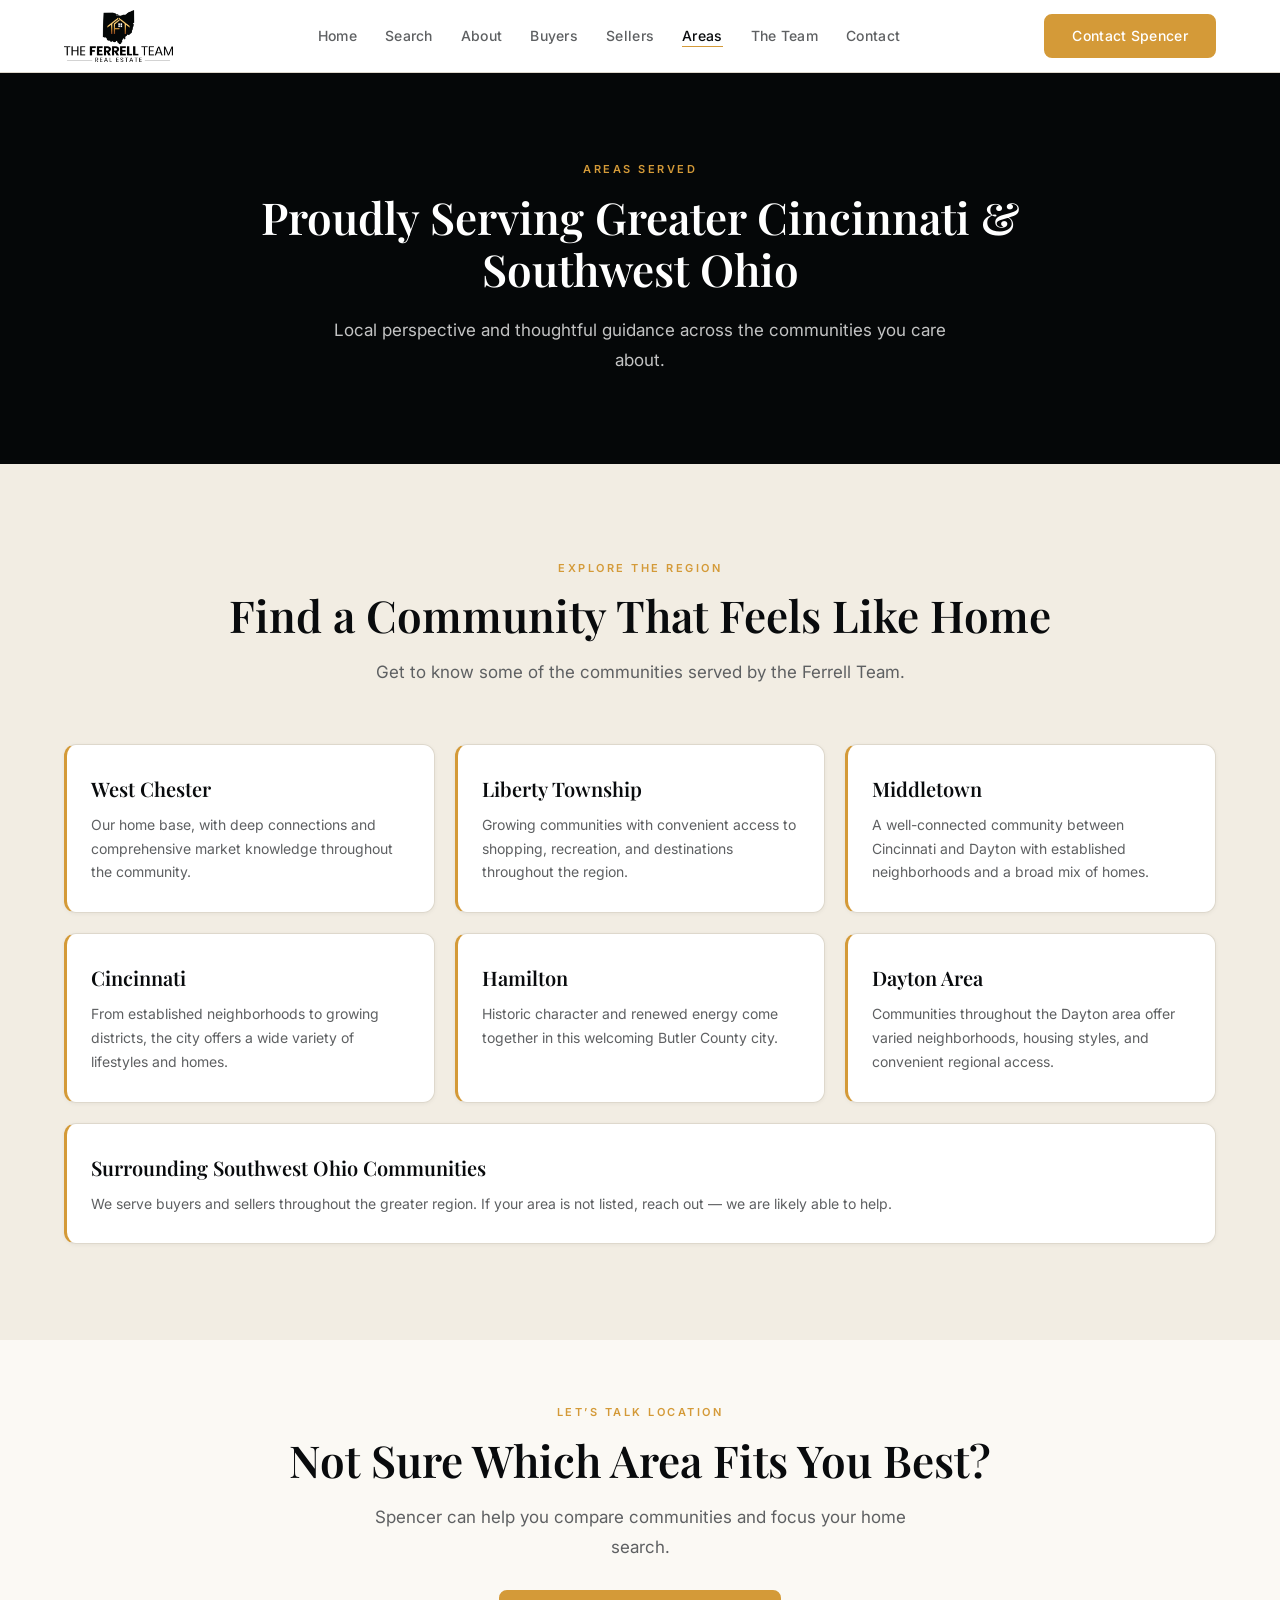
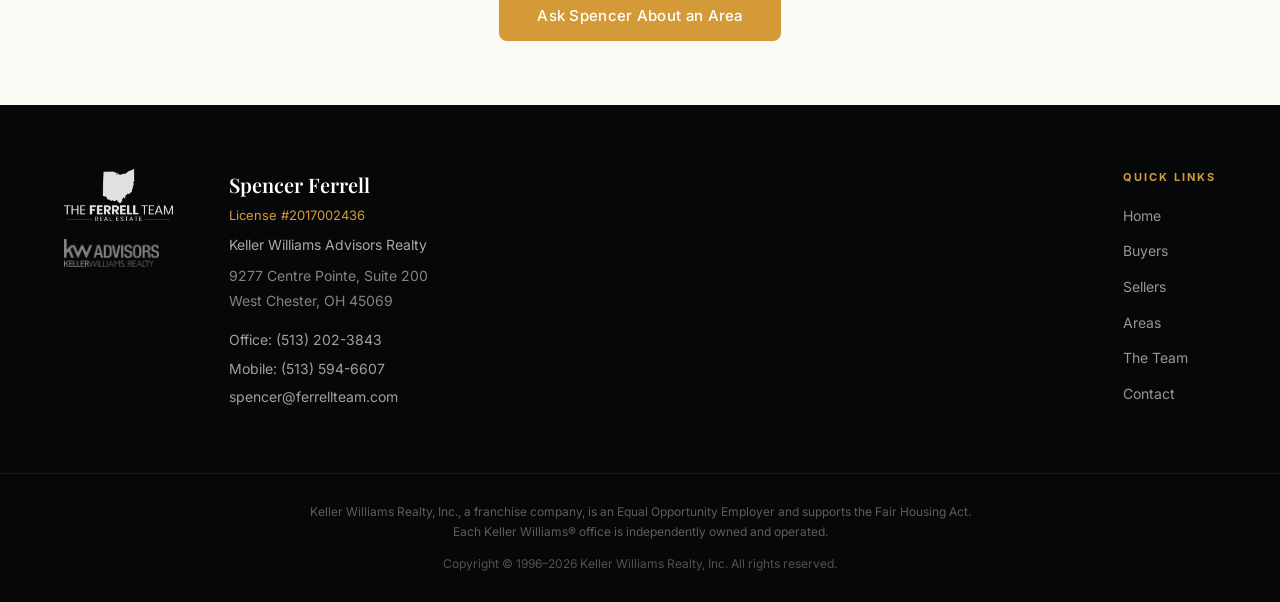
<file: areas.html>
<!DOCTYPE html>
<html lang="en">
<head>
  <meta charset="UTF-8"><meta name="viewport" content="width=device-width, initial-scale=1.0">
  <meta name="description" content="Explore the Greater Cincinnati and Southwest Ohio communities served by Spencer Ferrell and the Ferrell Team.">
  <meta name="author" content="Spencer Ferrell, Ferrell Team">
  <title>Areas Served | Ferrell Team</title>
  <link rel="preconnect" href="https://fonts.googleapis.com"><link rel="preconnect" href="https://fonts.gstatic.com" crossorigin>
  <link href="https://fonts.googleapis.com/css2?family=Playfair+Display:wght@400;500;600;700&family=Inter:wght@300;400;500;600&display=swap" rel="stylesheet">
  <link rel="icon" href="NewClientMaterials/FerrellTeamLogo.jpg" type="image/jpeg">
  <link rel="stylesheet" href="css/styles.css?v=20260811-1">
</head>
<body>
  <header class="header" id="header"><div class="container header__inner">
    <a href="index.html#home" class="header__logo" aria-label="Ferrell Team — Home"><img src="NewClientMaterials/FerrellTeamLogoWithWordsTransparentBackground.png" alt="Ferrell Team" class="logo-img"></a>
    <nav class="nav" id="nav" aria-label="Main navigation"><ul class="nav__list"><li><a href="index.html#home" class="nav__link">Home</a></li><li><a href="index.html#search" class="nav__link">Search</a></li><li><a href="index.html#about" class="nav__link">About</a></li><li><a href="buyers.html" class="nav__link">Buyers</a></li><li><a href="sellers.html" class="nav__link">Sellers</a></li><li><a href="areas.html" class="nav__link" aria-current="page">Areas</a></li><li><a href="team.html" class="nav__link">The Team</a></li><li><a href="index.html#contact" class="nav__link">Contact</a></li></ul></nav>
    <a href="index.html#contact" class="btn btn--gold header__cta">Contact Spencer</a><button class="hamburger" id="hamburger" aria-label="Toggle navigation menu" aria-expanded="false" aria-controls="nav"><span class="hamburger__line"></span><span class="hamburger__line"></span><span class="hamburger__line"></span></button>
  </div></header>
  <main>
    <section class="page-hero"><div class="container"><p class="section__eyebrow">Areas Served</p><h1 class="section__title">Proudly Serving Greater Cincinnati &amp; Southwest Ohio</h1><p class="section__subtitle">Local perspective and thoughtful guidance across the communities you care about.</p></div></section>
    <section class="areas section section--alt"><div class="container">
      <div class="section__header"><p class="section__eyebrow">Explore the Region</p><h2 class="section__title">Find a Community That Feels Like Home</h2><p class="section__subtitle">Get to know some of the communities served by the Ferrell Team.</p></div>
      <div class="areas__grid" role="list">
        <article class="area-card" role="listitem"><h3 class="area-card__name">West Chester</h3><p class="area-card__desc">Our home base, with deep connections and comprehensive market knowledge throughout the community.</p></article>
        <article class="area-card" role="listitem"><h3 class="area-card__name">Liberty Township</h3><p class="area-card__desc">Growing communities with convenient access to shopping, recreation, and destinations throughout the region.</p></article>
        <article class="area-card" role="listitem"><h3 class="area-card__name">Middletown</h3><p class="area-card__desc">A well-connected community between Cincinnati and Dayton with established neighborhoods and a broad mix of homes.</p></article>
        <article class="area-card" role="listitem"><h3 class="area-card__name">Cincinnati</h3><p class="area-card__desc">From established neighborhoods to growing districts, the city offers a wide variety of lifestyles and homes.</p></article>
        <article class="area-card" role="listitem"><h3 class="area-card__name">Hamilton</h3><p class="area-card__desc">Historic character and renewed energy come together in this welcoming Butler County city.</p></article>
        <article class="area-card" role="listitem"><h3 class="area-card__name">Dayton Area</h3><p class="area-card__desc">Communities throughout the Dayton area offer varied neighborhoods, housing styles, and convenient regional access.</p></article>
        <article class="area-card area-card--wide" role="listitem"><h3 class="area-card__name">Surrounding Southwest Ohio Communities</h3><p class="area-card__desc">We serve buyers and sellers throughout the greater region. If your area is not listed, reach out — we are likely able to help.</p></article>
      </div>
    </div></section>
    <section class="page-cta"><div class="container"><p class="section__eyebrow">Let’s Talk Location</p><h2 class="section__title">Not Sure Which Area Fits You Best?</h2><p class="section__subtitle">Spencer can help you compare communities and focus your home search.</p><a href="index.html#contact" class="btn btn--gold btn--lg">Ask Spencer About an Area</a></div></section>
  </main>
  <footer class="footer" aria-label="Site footer"><div class="footer__main"><div class="container footer__main-inner">
    <div class="footer__col footer__col--brand"><img src="NewClientMaterials/FerrellTeamLogoWithWordsTransparentBackground.png" alt="Ferrell Team" class="footer__logo"><img src="NewClientMaterials/KellerWilliamsLogo.png" alt="Keller Williams Advisors Realty" class="footer__kw-logo"></div>
    <div class="footer__col footer__col--info"><p class="footer__agent-name">Spencer Ferrell</p><p class="footer__license">License #2017002436</p><p class="footer__brokerage">Keller Williams Advisors Realty</p><address class="footer__address">9277 Centre Pointe, Suite 200<br>West Chester, OH 45069</address><div class="footer__contact-links"><a href="tel:5132023843">Office: (513) 202-3843</a><a href="tel:5135946607">Mobile: (513) 594-6607</a><a href="mailto:spencer@ferrellteam.com">spencer@ferrellteam.com</a></div></div>
    <div class="footer__col footer__col--links"><h2 class="footer__links-title">Quick Links</h2><ul class="footer__links"><li><a href="index.html">Home</a></li><li><a href="buyers.html">Buyers</a></li><li><a href="sellers.html">Sellers</a></li><li><a href="areas.html">Areas</a></li><li><a href="team.html">The Team</a></li><li><a href="index.html#contact">Contact</a></li></ul></div>
  </div></div><div class="footer__bottom"><div class="container footer__bottom-inner"><p class="footer__legal">Keller Williams Realty, Inc., a franchise company, is an Equal Opportunity Employer and supports the Fair Housing Act. Each Keller Williams® office is independently owned and operated.</p><p class="footer__copyright">Copyright &copy; 1996&ndash;2026 Keller Williams Realty, Inc. All rights reserved.</p></div></div></footer>
  <script src="js/main.js?v=20260811-1"></script>
</body>
</html>
</file>
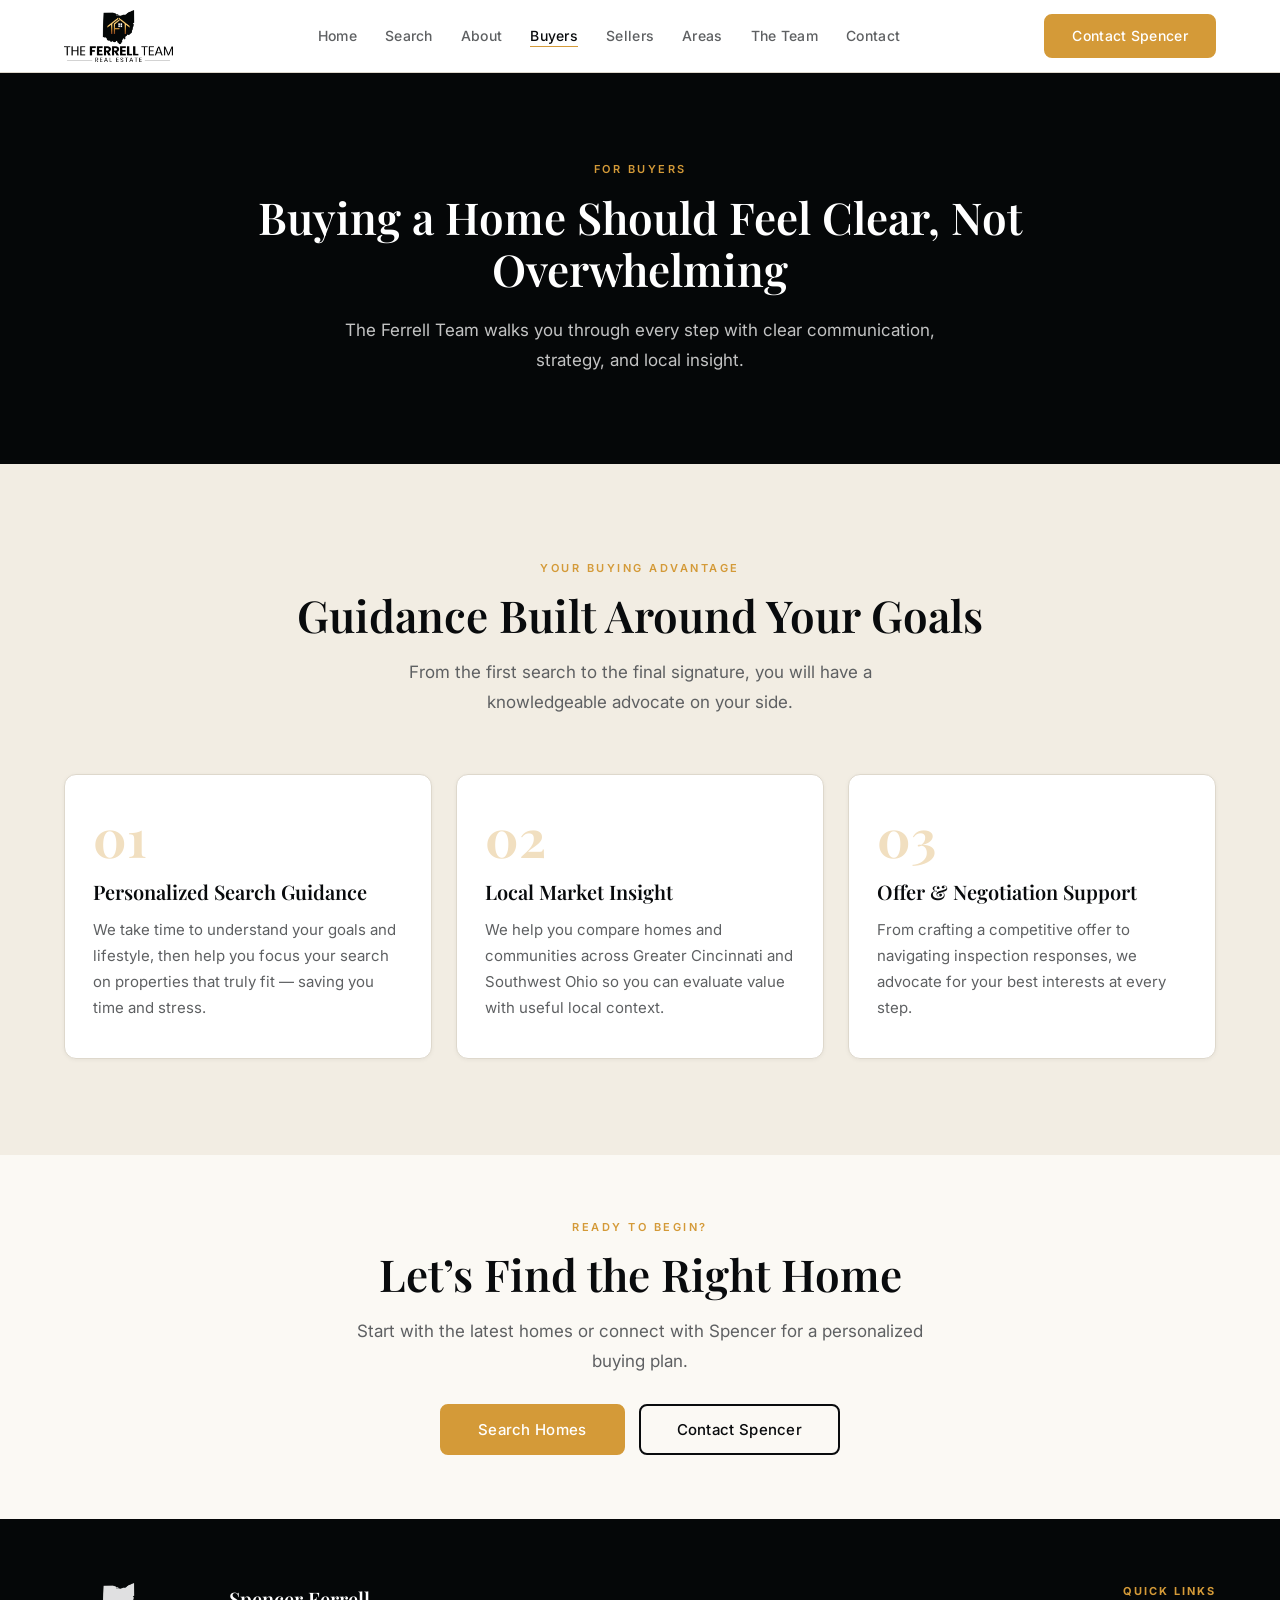
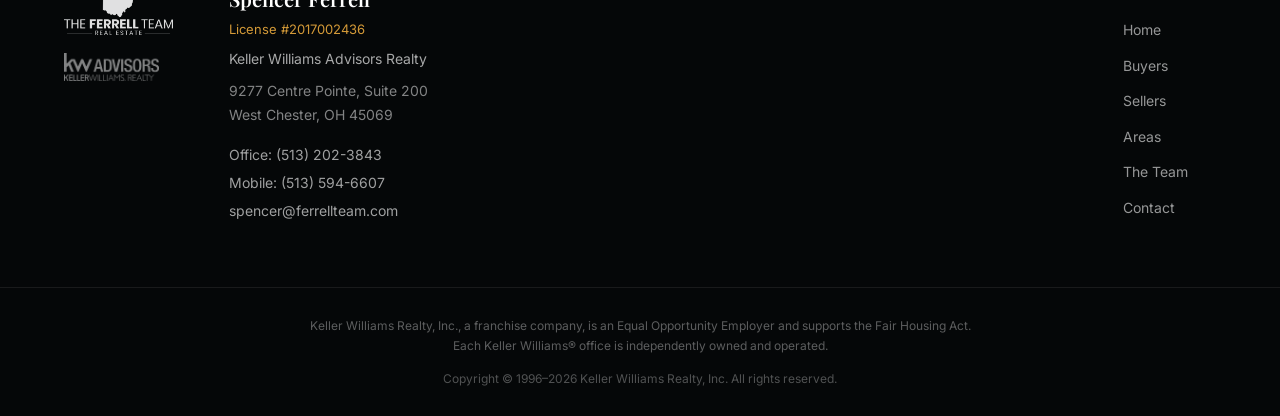
<file: buyers.html>
<!DOCTYPE html>
<html lang="en">
<head>
  <meta charset="UTF-8">
  <meta name="viewport" content="width=device-width, initial-scale=1.0">
  <meta name="description" content="Home-buying guidance from Spencer Ferrell and the Ferrell Team throughout Greater Cincinnati and Southwest Ohio.">
  <meta name="author" content="Spencer Ferrell, Ferrell Team">
  <title>Buy a Home | Ferrell Team</title>
  <link rel="preconnect" href="https://fonts.googleapis.com">
  <link rel="preconnect" href="https://fonts.gstatic.com" crossorigin>
  <link href="https://fonts.googleapis.com/css2?family=Playfair+Display:wght@400;500;600;700&family=Inter:wght@300;400;500;600&display=swap" rel="stylesheet">
  <link rel="icon" href="NewClientMaterials/FerrellTeamLogo.jpg" type="image/jpeg">
  <link rel="stylesheet" href="css/styles.css?v=20260811-1">
</head>
<body>
  <header class="header" id="header">
    <div class="container header__inner">
      <a href="index.html#home" class="header__logo" aria-label="Ferrell Team — Home"><img src="NewClientMaterials/FerrellTeamLogoWithWordsTransparentBackground.png" alt="Ferrell Team" class="logo-img"></a>
      <nav class="nav" id="nav" aria-label="Main navigation">
        <ul class="nav__list">
          <li><a href="index.html#home" class="nav__link">Home</a></li>
          <li><a href="index.html#search" class="nav__link">Search</a></li>
          <li><a href="index.html#about" class="nav__link">About</a></li>
          <li><a href="buyers.html" class="nav__link" aria-current="page">Buyers</a></li>
          <li><a href="sellers.html" class="nav__link">Sellers</a></li>
          <li><a href="areas.html" class="nav__link">Areas</a></li>
          <li><a href="team.html" class="nav__link">The Team</a></li>
          <li><a href="index.html#contact" class="nav__link">Contact</a></li>
        </ul>
      </nav>
      <a href="index.html#contact" class="btn btn--gold header__cta">Contact Spencer</a>
      <button class="hamburger" id="hamburger" aria-label="Toggle navigation menu" aria-expanded="false" aria-controls="nav"><span class="hamburger__line"></span><span class="hamburger__line"></span><span class="hamburger__line"></span></button>
    </div>
  </header>

  <main>
    <section class="page-hero">
      <div class="container">
        <p class="section__eyebrow">For Buyers</p>
        <h1 class="section__title">Buying a Home Should Feel Clear, Not Overwhelming</h1>
        <p class="section__subtitle">The Ferrell Team walks you through every step with clear communication, strategy, and local insight.</p>
      </div>
    </section>

    <section class="buyers section section--alt">
      <div class="container">
        <div class="section__header">
          <p class="section__eyebrow">Your Buying Advantage</p>
          <h2 class="section__title">Guidance Built Around Your Goals</h2>
          <p class="section__subtitle">From the first search to the final signature, you will have a knowledgeable advocate on your side.</p>
        </div>
        <div class="cards" role="list">
          <article class="card" role="listitem"><span class="card__num" aria-hidden="true">01</span><h3 class="card__title">Personalized Search Guidance</h3><p class="card__text">We take time to understand your goals and lifestyle, then help you focus your search on properties that truly fit — saving you time and stress.</p></article>
          <article class="card" role="listitem"><span class="card__num" aria-hidden="true">02</span><h3 class="card__title">Local Market Insight</h3><p class="card__text">We help you compare homes and communities across Greater Cincinnati and Southwest Ohio so you can evaluate value with useful local context.</p></article>
          <article class="card" role="listitem"><span class="card__num" aria-hidden="true">03</span><h3 class="card__title">Offer &amp; Negotiation Support</h3><p class="card__text">From crafting a competitive offer to navigating inspection responses, we advocate for your best interests at every step.</p></article>
        </div>
      </div>
    </section>

    <section class="page-cta">
      <div class="container"><p class="section__eyebrow">Ready to Begin?</p><h2 class="section__title">Let’s Find the Right Home</h2><p class="section__subtitle">Start with the latest homes or connect with Spencer for a personalized buying plan.</p><a href="index.html#search" class="btn btn--gold btn--lg">Search Homes</a> <a href="index.html#contact" class="btn btn--outline btn--lg">Contact Spencer</a></div>
    </section>
  </main>

  <footer class="footer" aria-label="Site footer">
    <div class="footer__main"><div class="container footer__main-inner">
      <div class="footer__col footer__col--brand"><img src="NewClientMaterials/FerrellTeamLogoWithWordsTransparentBackground.png" alt="Ferrell Team" class="footer__logo"><img src="NewClientMaterials/KellerWilliamsLogo.png" alt="Keller Williams Advisors Realty" class="footer__kw-logo"></div>
      <div class="footer__col footer__col--info"><p class="footer__agent-name">Spencer Ferrell</p><p class="footer__license">License #2017002436</p><p class="footer__brokerage">Keller Williams Advisors Realty</p><address class="footer__address">9277 Centre Pointe, Suite 200<br>West Chester, OH 45069</address><div class="footer__contact-links"><a href="tel:5132023843">Office: (513) 202-3843</a><a href="tel:5135946607">Mobile: (513) 594-6607</a><a href="mailto:spencer@ferrellteam.com">spencer@ferrellteam.com</a></div></div>
      <div class="footer__col footer__col--links"><h2 class="footer__links-title">Quick Links</h2><ul class="footer__links"><li><a href="index.html">Home</a></li><li><a href="buyers.html">Buyers</a></li><li><a href="sellers.html">Sellers</a></li><li><a href="areas.html">Areas</a></li><li><a href="team.html">The Team</a></li><li><a href="index.html#contact">Contact</a></li></ul></div>
    </div></div>
    <div class="footer__bottom"><div class="container footer__bottom-inner"><p class="footer__legal">Keller Williams Realty, Inc., a franchise company, is an Equal Opportunity Employer and supports the Fair Housing Act. Each Keller Williams® office is independently owned and operated.</p><p class="footer__copyright">Copyright &copy; 1996&ndash;2026 Keller Williams Realty, Inc. All rights reserved.</p></div></div>
  </footer>
  <script src="js/main.js?v=20260811-1"></script>
</body>
</html>
</file>
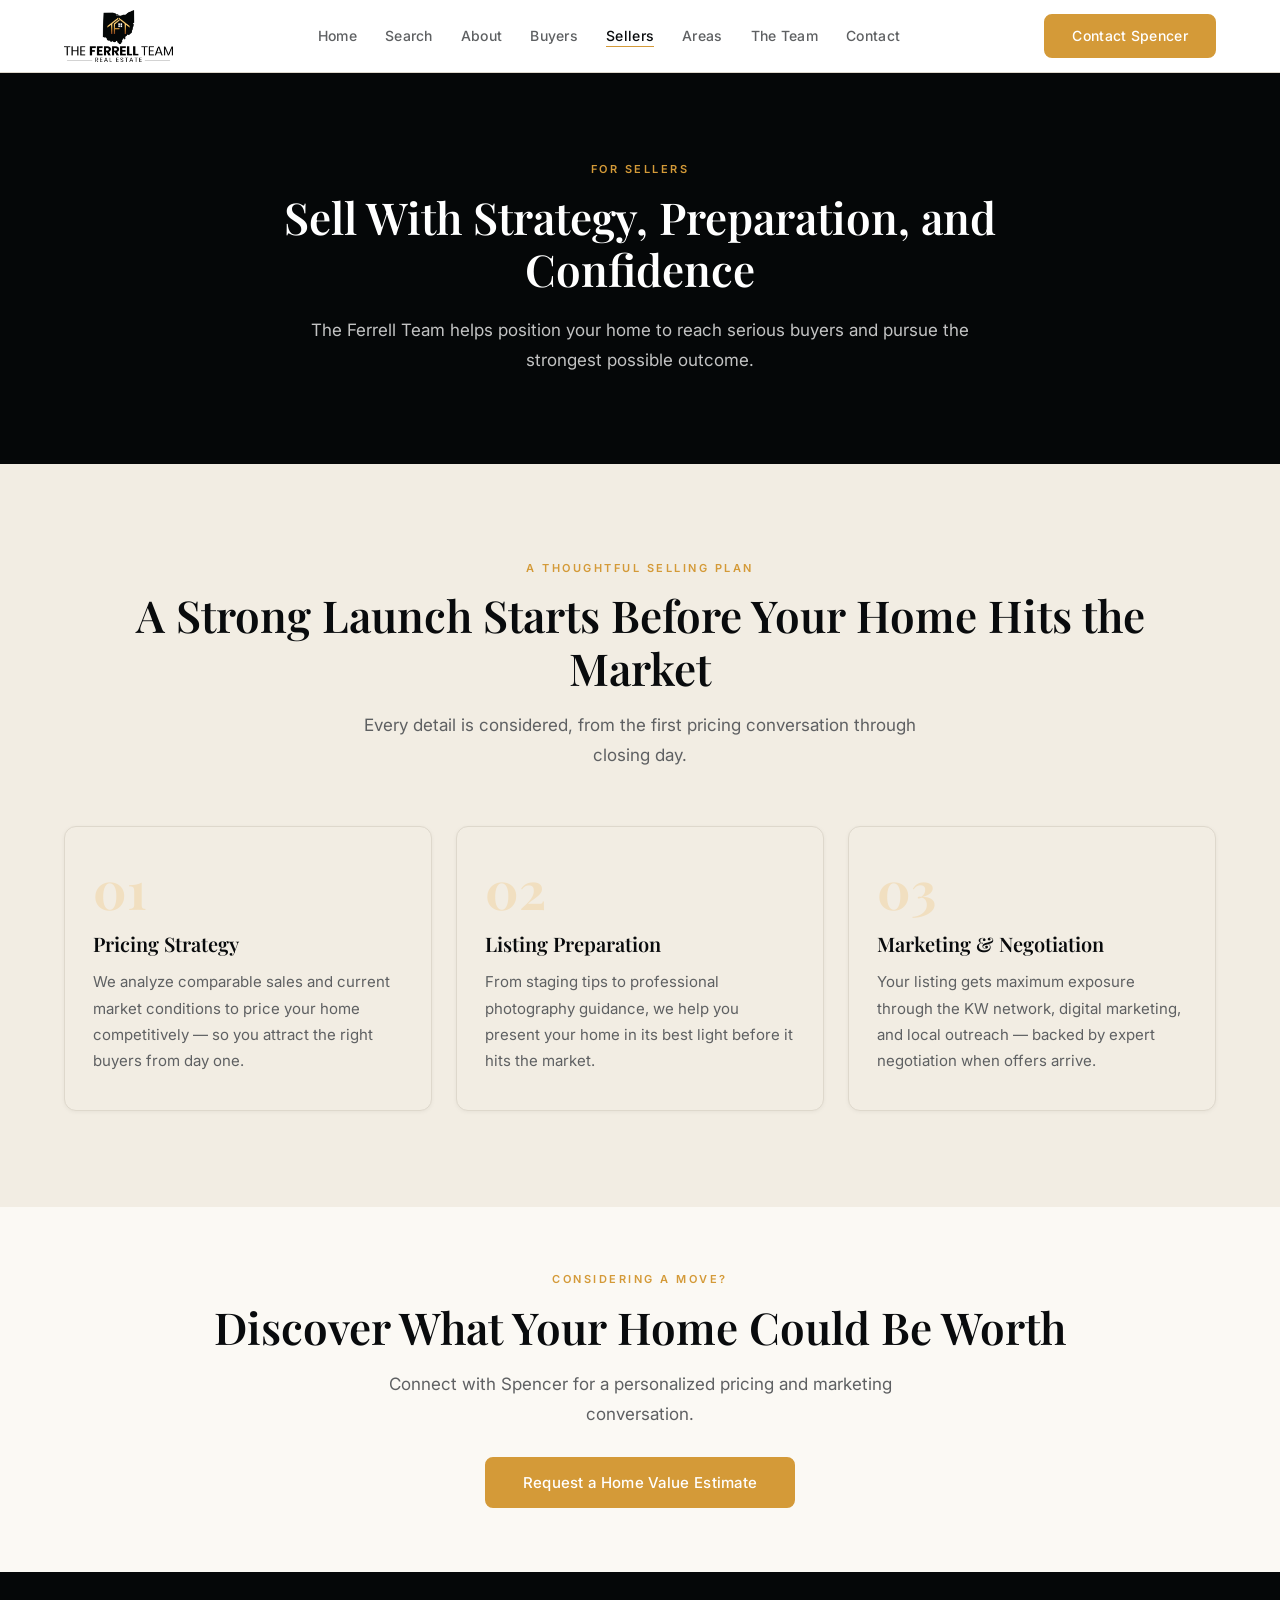
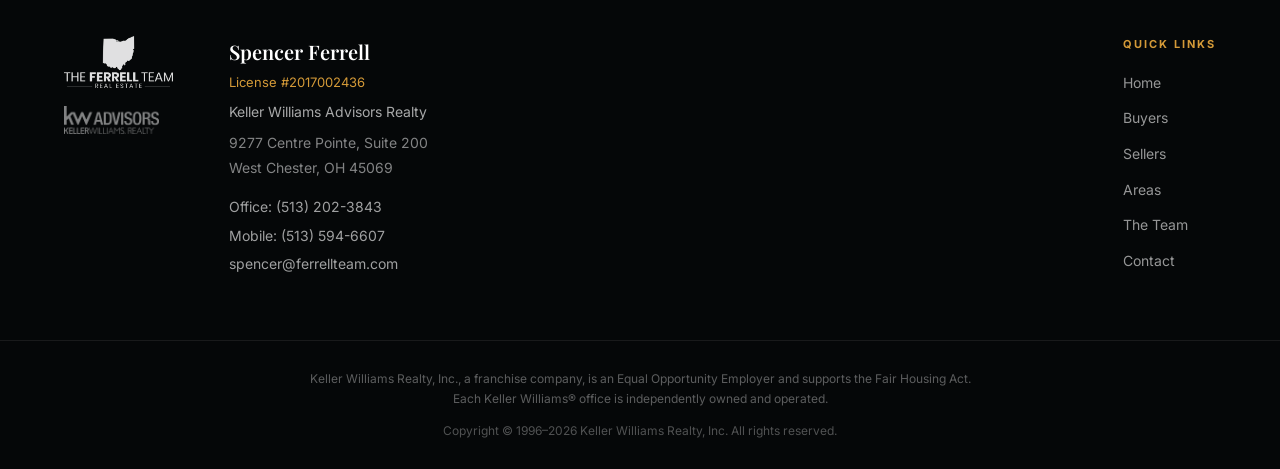
<file: sellers.html>
<!DOCTYPE html>
<html lang="en">
<head>
  <meta charset="UTF-8"><meta name="viewport" content="width=device-width, initial-scale=1.0">
  <meta name="description" content="Strategic home-selling guidance from Spencer Ferrell and the Ferrell Team across Greater Cincinnati and Southwest Ohio.">
  <meta name="author" content="Spencer Ferrell, Ferrell Team">
  <title>Sell Your Home | Ferrell Team</title>
  <link rel="preconnect" href="https://fonts.googleapis.com"><link rel="preconnect" href="https://fonts.gstatic.com" crossorigin>
  <link href="https://fonts.googleapis.com/css2?family=Playfair+Display:wght@400;500;600;700&family=Inter:wght@300;400;500;600&display=swap" rel="stylesheet">
  <link rel="icon" href="NewClientMaterials/FerrellTeamLogo.jpg" type="image/jpeg">
  <link rel="stylesheet" href="css/styles.css?v=20260811-1">
</head>
<body>
  <header class="header" id="header"><div class="container header__inner">
    <a href="index.html#home" class="header__logo" aria-label="Ferrell Team — Home"><img src="NewClientMaterials/FerrellTeamLogoWithWordsTransparentBackground.png" alt="Ferrell Team" class="logo-img"></a>
    <nav class="nav" id="nav" aria-label="Main navigation"><ul class="nav__list"><li><a href="index.html#home" class="nav__link">Home</a></li><li><a href="index.html#search" class="nav__link">Search</a></li><li><a href="index.html#about" class="nav__link">About</a></li><li><a href="buyers.html" class="nav__link">Buyers</a></li><li><a href="sellers.html" class="nav__link" aria-current="page">Sellers</a></li><li><a href="areas.html" class="nav__link">Areas</a></li><li><a href="team.html" class="nav__link">The Team</a></li><li><a href="index.html#contact" class="nav__link">Contact</a></li></ul></nav>
    <a href="index.html#contact" class="btn btn--gold header__cta">Contact Spencer</a><button class="hamburger" id="hamburger" aria-label="Toggle navigation menu" aria-expanded="false" aria-controls="nav"><span class="hamburger__line"></span><span class="hamburger__line"></span><span class="hamburger__line"></span></button>
  </div></header>
  <main>
    <section class="page-hero"><div class="container"><p class="section__eyebrow">For Sellers</p><h1 class="section__title">Sell With Strategy, Preparation, and Confidence</h1><p class="section__subtitle">The Ferrell Team helps position your home to reach serious buyers and pursue the strongest possible outcome.</p></div></section>
    <section class="sellers section section--alt"><div class="container">
      <div class="section__header"><p class="section__eyebrow">A Thoughtful Selling Plan</p><h2 class="section__title">A Strong Launch Starts Before Your Home Hits the Market</h2><p class="section__subtitle">Every detail is considered, from the first pricing conversation through closing day.</p></div>
      <div class="cards" role="list">
        <article class="card" role="listitem"><span class="card__num" aria-hidden="true">01</span><h3 class="card__title">Pricing Strategy</h3><p class="card__text">We analyze comparable sales and current market conditions to price your home competitively — so you attract the right buyers from day one.</p></article>
        <article class="card" role="listitem"><span class="card__num" aria-hidden="true">02</span><h3 class="card__title">Listing Preparation</h3><p class="card__text">From staging tips to professional photography guidance, we help you present your home in its best light before it hits the market.</p></article>
        <article class="card" role="listitem"><span class="card__num" aria-hidden="true">03</span><h3 class="card__title">Marketing &amp; Negotiation</h3><p class="card__text">Your listing gets maximum exposure through the KW network, digital marketing, and local outreach — backed by expert negotiation when offers arrive.</p></article>
      </div>
    </div></section>
    <section class="page-cta"><div class="container"><p class="section__eyebrow">Considering a Move?</p><h2 class="section__title">Discover What Your Home Could Be Worth</h2><p class="section__subtitle">Connect with Spencer for a personalized pricing and marketing conversation.</p><a href="index.html#contact" class="btn btn--gold btn--lg">Request a Home Value Estimate</a></div></section>
  </main>
  <footer class="footer" aria-label="Site footer"><div class="footer__main"><div class="container footer__main-inner">
    <div class="footer__col footer__col--brand"><img src="NewClientMaterials/FerrellTeamLogoWithWordsTransparentBackground.png" alt="Ferrell Team" class="footer__logo"><img src="NewClientMaterials/KellerWilliamsLogo.png" alt="Keller Williams Advisors Realty" class="footer__kw-logo"></div>
    <div class="footer__col footer__col--info"><p class="footer__agent-name">Spencer Ferrell</p><p class="footer__license">License #2017002436</p><p class="footer__brokerage">Keller Williams Advisors Realty</p><address class="footer__address">9277 Centre Pointe, Suite 200<br>West Chester, OH 45069</address><div class="footer__contact-links"><a href="tel:5132023843">Office: (513) 202-3843</a><a href="tel:5135946607">Mobile: (513) 594-6607</a><a href="mailto:spencer@ferrellteam.com">spencer@ferrellteam.com</a></div></div>
    <div class="footer__col footer__col--links"><h2 class="footer__links-title">Quick Links</h2><ul class="footer__links"><li><a href="index.html">Home</a></li><li><a href="buyers.html">Buyers</a></li><li><a href="sellers.html">Sellers</a></li><li><a href="areas.html">Areas</a></li><li><a href="team.html">The Team</a></li><li><a href="index.html#contact">Contact</a></li></ul></div>
  </div></div><div class="footer__bottom"><div class="container footer__bottom-inner"><p class="footer__legal">Keller Williams Realty, Inc., a franchise company, is an Equal Opportunity Employer and supports the Fair Housing Act. Each Keller Williams® office is independently owned and operated.</p><p class="footer__copyright">Copyright &copy; 1996&ndash;2026 Keller Williams Realty, Inc. All rights reserved.</p></div></div></footer>
  <script src="js/main.js?v=20260811-1"></script>
</body>
</html>
</file>
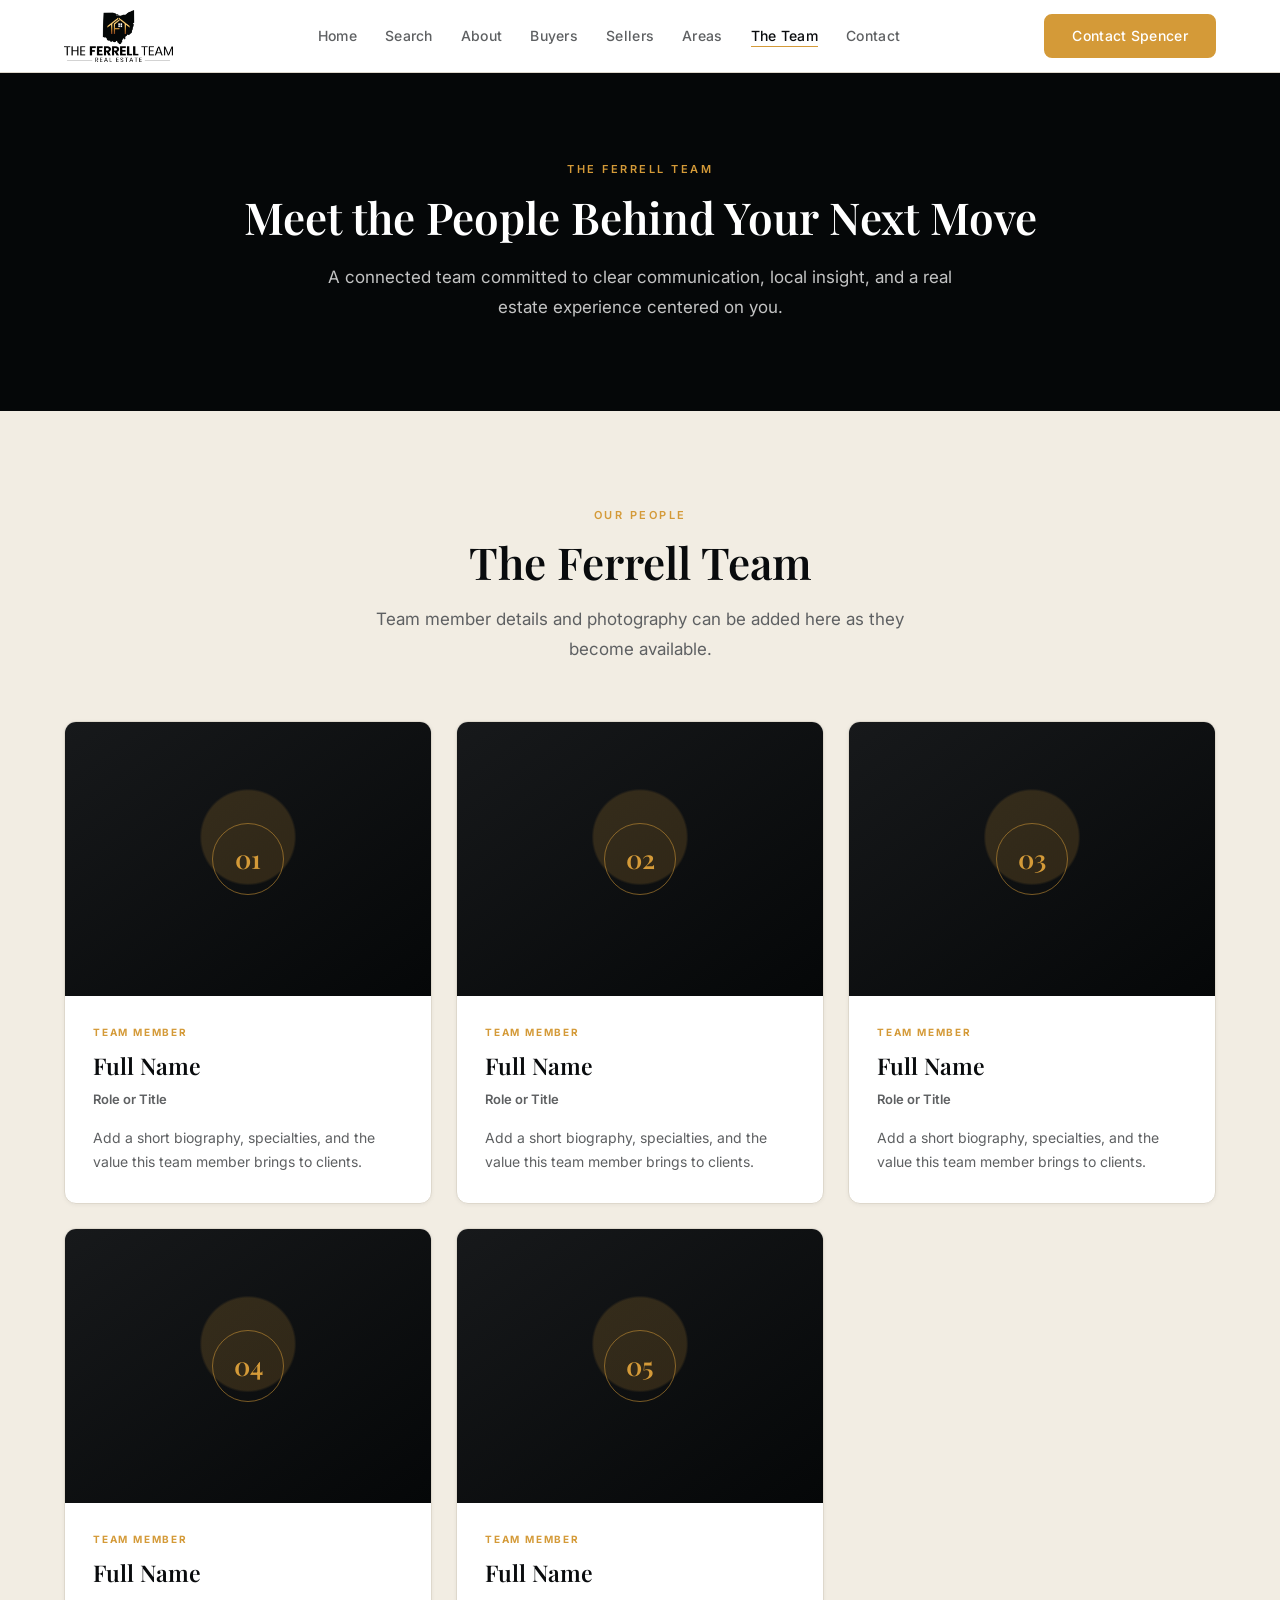
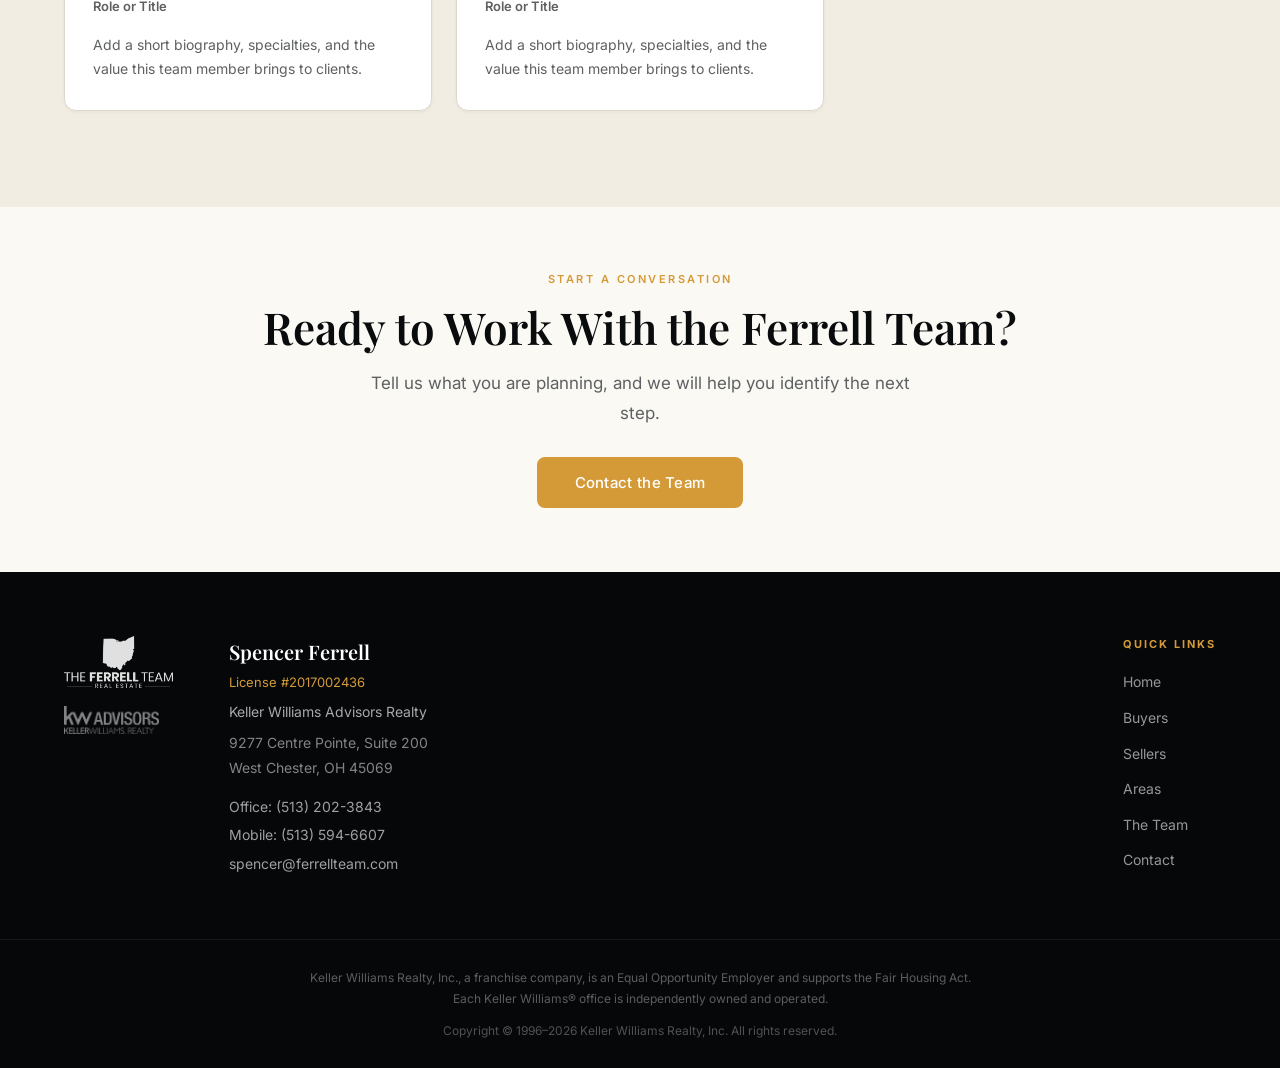
<file: team.html>
<!DOCTYPE html>
<html lang="en">
<head>
  <meta charset="UTF-8">
  <meta name="viewport" content="width=device-width, initial-scale=1.0">
  <meta name="description" content="Meet the real estate professionals behind Spencer Ferrell and the Ferrell Team at Keller Williams Advisors Realty.">
  <meta name="author" content="Spencer Ferrell, Ferrell Team">
  <title>The Team | Ferrell Team</title>
  <link rel="preconnect" href="https://fonts.googleapis.com">
  <link rel="preconnect" href="https://fonts.gstatic.com" crossorigin>
  <link href="https://fonts.googleapis.com/css2?family=Playfair+Display:wght@400;500;600;700&family=Inter:wght@300;400;500;600&display=swap" rel="stylesheet">
  <link rel="icon" href="NewClientMaterials/FerrellTeamLogo.jpg" type="image/jpeg">
  <link rel="stylesheet" href="css/styles.css?v=20260811-1">
</head>
<body>
  <header class="header" id="header">
    <div class="container header__inner">
      <a href="index.html#home" class="header__logo" aria-label="Ferrell Team — Home"><img src="NewClientMaterials/FerrellTeamLogoWithWordsTransparentBackground.png" alt="Ferrell Team" class="logo-img"></a>
      <nav class="nav" id="nav" aria-label="Main navigation">
        <ul class="nav__list">
          <li><a href="index.html#home" class="nav__link">Home</a></li>
          <li><a href="index.html#search" class="nav__link">Search</a></li>
          <li><a href="index.html#about" class="nav__link">About</a></li>
          <li><a href="buyers.html" class="nav__link">Buyers</a></li>
          <li><a href="sellers.html" class="nav__link">Sellers</a></li>
          <li><a href="areas.html" class="nav__link">Areas</a></li>
          <li><a href="team.html" class="nav__link" aria-current="page">The Team</a></li>
          <li><a href="index.html#contact" class="nav__link">Contact</a></li>
        </ul>
      </nav>
      <a href="index.html#contact" class="btn btn--gold header__cta">Contact Spencer</a>
      <button class="hamburger" id="hamburger" aria-label="Toggle navigation menu" aria-expanded="false" aria-controls="nav"><span class="hamburger__line"></span><span class="hamburger__line"></span><span class="hamburger__line"></span></button>
    </div>
  </header>

  <main>
    <section class="page-hero">
      <div class="container">
        <p class="section__eyebrow">The Ferrell Team</p>
        <h1 class="section__title">Meet the People Behind Your Next Move</h1>
        <p class="section__subtitle">A connected team committed to clear communication, local insight, and a real estate experience centered on you.</p>
      </div>
    </section>

    <section class="team section section--alt" aria-labelledby="team-heading">
      <div class="container">
        <div class="section__header">
          <p class="section__eyebrow">Our People</p>
          <h2 class="section__title" id="team-heading">The Ferrell Team</h2>
          <p class="section__subtitle">Team member details and photography can be added here as they become available.</p>
        </div>

        <div class="team__grid" role="list">
          <article class="team-card" role="listitem">
            <div class="team-card__photo-placeholder" role="img" aria-label="Photo placeholder for team member one"><span>01</span></div>
            <div class="team-card__content"><p class="team-card__eyebrow">Team Member</p><h3 class="team-card__name">Full Name</h3><p class="team-card__role">Role or Title</p><p class="team-card__bio">Add a short biography, specialties, and the value this team member brings to clients.</p></div>
          </article>

          <article class="team-card" role="listitem">
            <div class="team-card__photo-placeholder" role="img" aria-label="Photo placeholder for team member two"><span>02</span></div>
            <div class="team-card__content"><p class="team-card__eyebrow">Team Member</p><h3 class="team-card__name">Full Name</h3><p class="team-card__role">Role or Title</p><p class="team-card__bio">Add a short biography, specialties, and the value this team member brings to clients.</p></div>
          </article>

          <article class="team-card" role="listitem">
            <div class="team-card__photo-placeholder" role="img" aria-label="Photo placeholder for team member three"><span>03</span></div>
            <div class="team-card__content"><p class="team-card__eyebrow">Team Member</p><h3 class="team-card__name">Full Name</h3><p class="team-card__role">Role or Title</p><p class="team-card__bio">Add a short biography, specialties, and the value this team member brings to clients.</p></div>
          </article>

          <article class="team-card" role="listitem">
            <div class="team-card__photo-placeholder" role="img" aria-label="Photo placeholder for team member four"><span>04</span></div>
            <div class="team-card__content"><p class="team-card__eyebrow">Team Member</p><h3 class="team-card__name">Full Name</h3><p class="team-card__role">Role or Title</p><p class="team-card__bio">Add a short biography, specialties, and the value this team member brings to clients.</p></div>
          </article>

          <article class="team-card" role="listitem">
            <div class="team-card__photo-placeholder" role="img" aria-label="Photo placeholder for team member five"><span>05</span></div>
            <div class="team-card__content"><p class="team-card__eyebrow">Team Member</p><h3 class="team-card__name">Full Name</h3><p class="team-card__role">Role or Title</p><p class="team-card__bio">Add a short biography, specialties, and the value this team member brings to clients.</p></div>
          </article>
        </div>
      </div>
    </section>

    <section class="page-cta">
      <div class="container"><p class="section__eyebrow">Start a Conversation</p><h2 class="section__title">Ready to Work With the Ferrell Team?</h2><p class="section__subtitle">Tell us what you are planning, and we will help you identify the next step.</p><a href="index.html#contact" class="btn btn--gold btn--lg">Contact the Team</a></div>
    </section>
  </main>

  <footer class="footer" aria-label="Site footer">
    <div class="footer__main"><div class="container footer__main-inner">
      <div class="footer__col footer__col--brand"><img src="NewClientMaterials/FerrellTeamLogoWithWordsTransparentBackground.png" alt="Ferrell Team" class="footer__logo"><img src="NewClientMaterials/KellerWilliamsLogo.png" alt="Keller Williams Advisors Realty" class="footer__kw-logo"></div>
      <div class="footer__col footer__col--info"><p class="footer__agent-name">Spencer Ferrell</p><p class="footer__license">License #2017002436</p><p class="footer__brokerage">Keller Williams Advisors Realty</p><address class="footer__address">9277 Centre Pointe, Suite 200<br>West Chester, OH 45069</address><div class="footer__contact-links"><a href="tel:5132023843">Office: (513) 202-3843</a><a href="tel:5135946607">Mobile: (513) 594-6607</a><a href="mailto:spencer@ferrellteam.com">spencer@ferrellteam.com</a></div></div>
      <div class="footer__col footer__col--links"><h2 class="footer__links-title">Quick Links</h2><ul class="footer__links"><li><a href="index.html">Home</a></li><li><a href="buyers.html">Buyers</a></li><li><a href="sellers.html">Sellers</a></li><li><a href="areas.html">Areas</a></li><li><a href="team.html">The Team</a></li><li><a href="index.html#contact">Contact</a></li></ul></div>
    </div></div>
    <div class="footer__bottom"><div class="container footer__bottom-inner"><p class="footer__legal">Keller Williams Realty, Inc., a franchise company, is an Equal Opportunity Employer and supports the Fair Housing Act. Each Keller Williams&reg; office is independently owned and operated.</p><p class="footer__copyright">Copyright &copy; 1996&ndash;2026 Keller Williams Realty, Inc. All rights reserved.</p></div></div>
  </footer>
  <script src="js/main.js?v=20260811-1"></script>
</body>
</html>
</file>
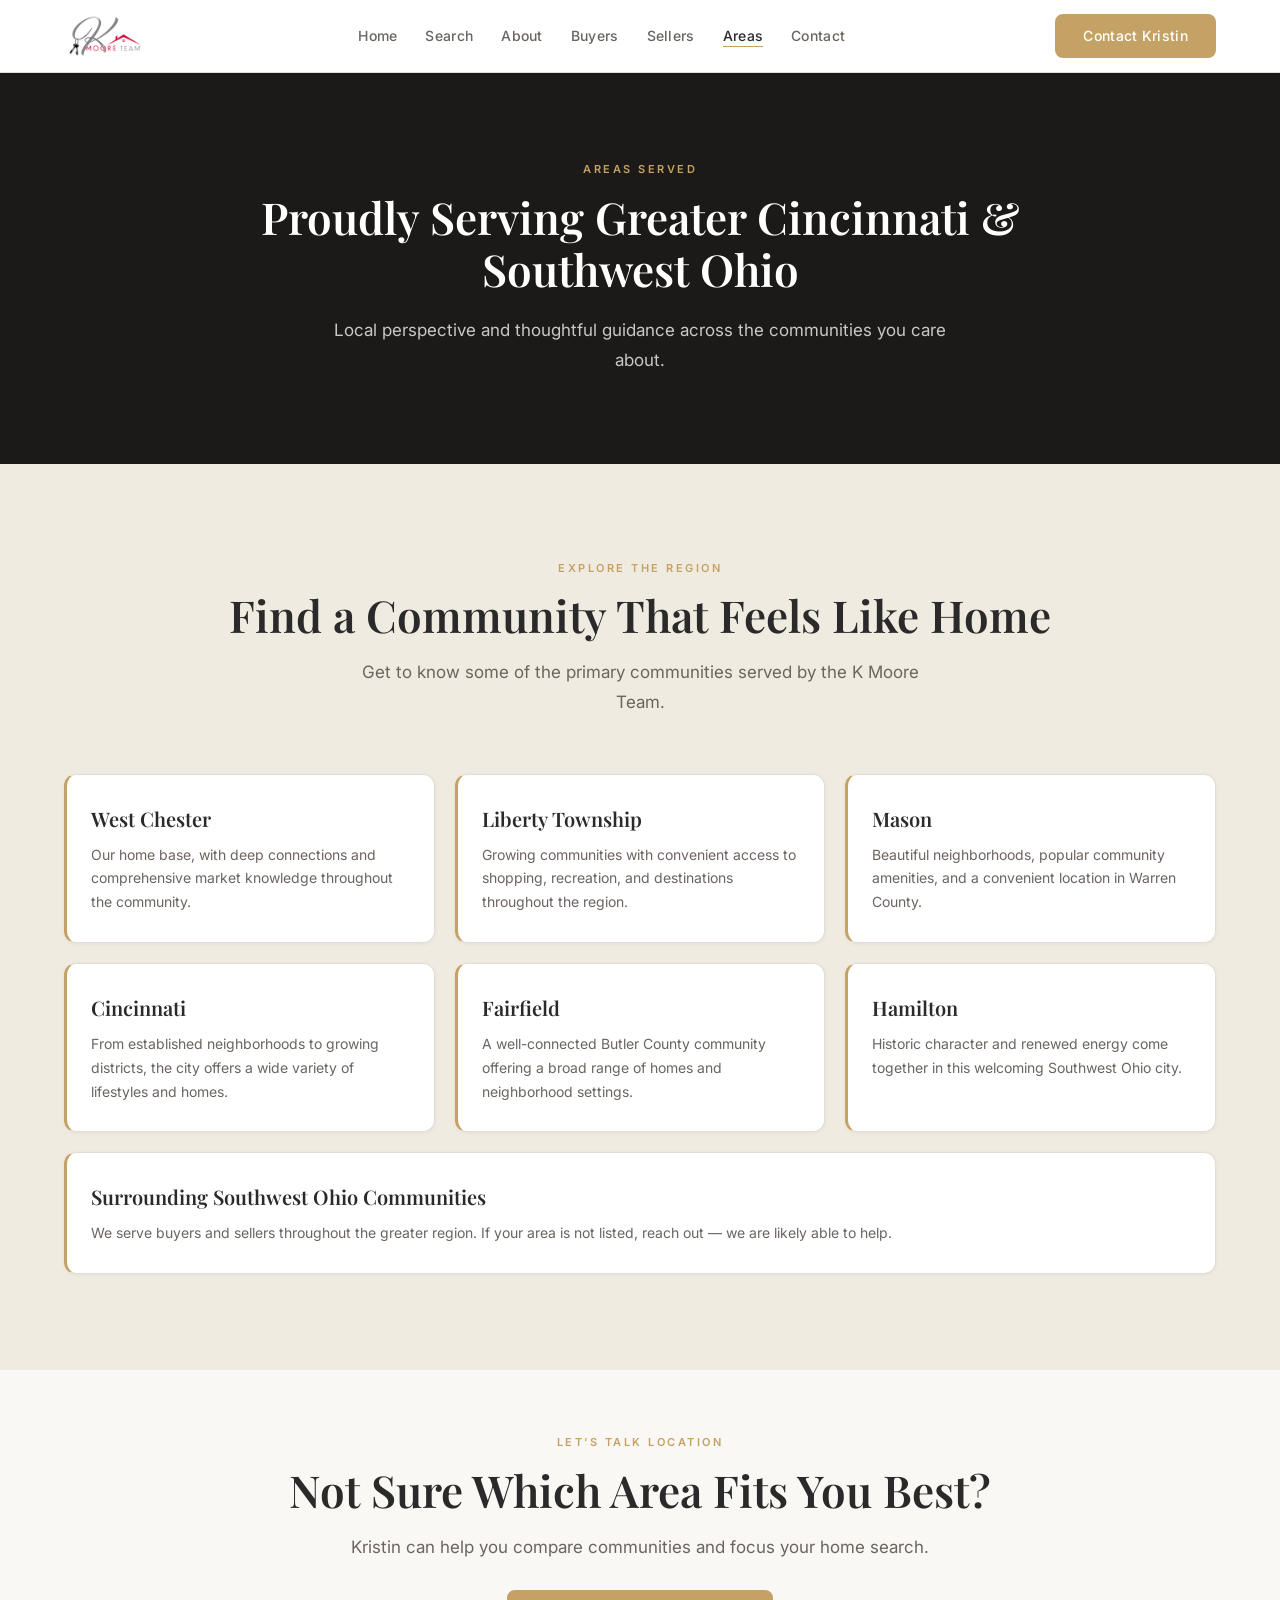
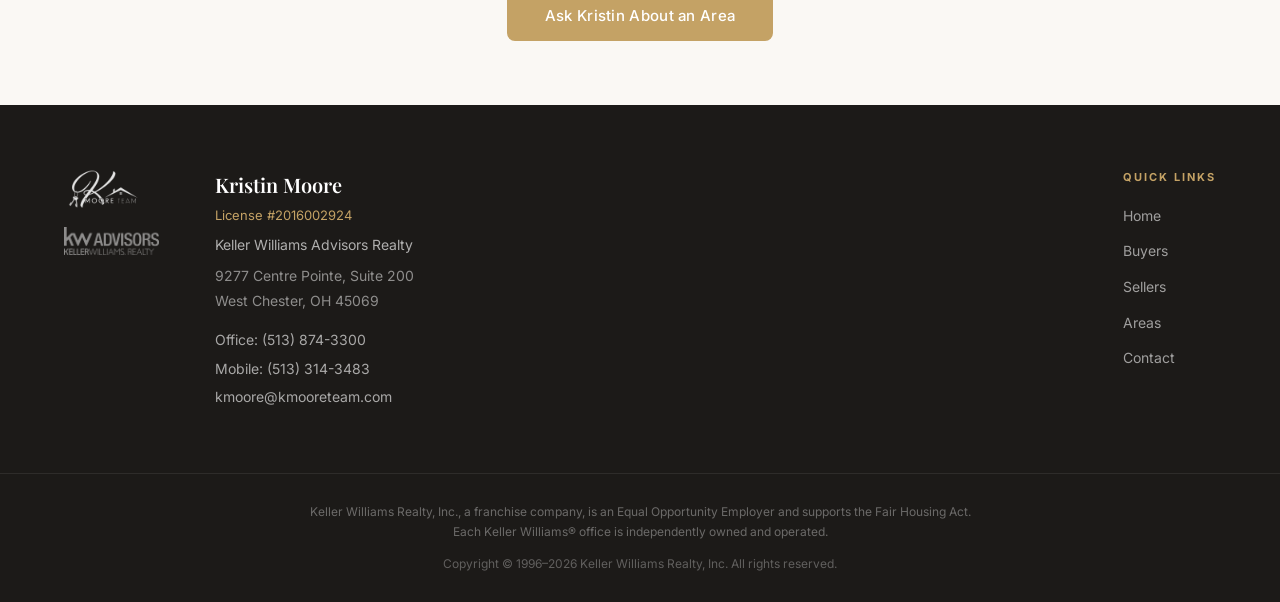
<file: Kmoore-Website/areas.html>
<!DOCTYPE html>
<html lang="en">
<head>
  <meta charset="UTF-8"><meta name="viewport" content="width=device-width, initial-scale=1.0">
  <meta name="description" content="Explore the Greater Cincinnati and Southwest Ohio communities served by Kristin Moore and the K Moore Team.">
  <title>Areas Served | K Moore Team</title>
  <link rel="preconnect" href="https://fonts.googleapis.com"><link rel="preconnect" href="https://fonts.gstatic.com" crossorigin>
  <link href="https://fonts.googleapis.com/css2?family=Playfair+Display:wght@400;500;600;700&family=Inter:wght@300;400;500;600&display=swap" rel="stylesheet">
  <link rel="stylesheet" href="css/styles.css?v=20260805-1">
</head>
<body>
  <header class="header" id="header"><div class="container header__inner">
    <a href="index.html#home" class="header__logo" aria-label="K Moore Team — Home"><img src="Assets/KmooreteamLogo.png" alt="K Moore Team" class="logo-img"></a>
    <nav class="nav" id="nav" aria-label="Main navigation"><ul class="nav__list"><li><a href="index.html#home" class="nav__link">Home</a></li><li><a href="index.html#search" class="nav__link">Search</a></li><li><a href="index.html#about" class="nav__link">About</a></li><li><a href="buyers.html" class="nav__link">Buyers</a></li><li><a href="sellers.html" class="nav__link">Sellers</a></li><li><a href="areas.html" class="nav__link" aria-current="page">Areas</a></li><li><a href="index.html#contact" class="nav__link">Contact</a></li></ul></nav>
    <a href="index.html#contact" class="btn btn--gold header__cta">Contact Kristin</a><button class="hamburger" id="hamburger" aria-label="Toggle navigation menu" aria-expanded="false" aria-controls="nav"><span class="hamburger__line"></span><span class="hamburger__line"></span><span class="hamburger__line"></span></button>
  </div></header>
  <main>
    <section class="page-hero"><div class="container"><p class="section__eyebrow">Areas Served</p><h1 class="section__title">Proudly Serving Greater Cincinnati &amp; Southwest Ohio</h1><p class="section__subtitle">Local perspective and thoughtful guidance across the communities you care about.</p></div></section>
    <section class="areas section section--alt"><div class="container">
      <div class="section__header"><p class="section__eyebrow">Explore the Region</p><h2 class="section__title">Find a Community That Feels Like Home</h2><p class="section__subtitle">Get to know some of the primary communities served by the K Moore Team.</p></div>
      <div class="areas__grid" role="list">
        <article class="area-card" role="listitem"><h3 class="area-card__name">West Chester</h3><p class="area-card__desc">Our home base, with deep connections and comprehensive market knowledge throughout the community.</p></article>
        <article class="area-card" role="listitem"><h3 class="area-card__name">Liberty Township</h3><p class="area-card__desc">Growing communities with convenient access to shopping, recreation, and destinations throughout the region.</p></article>
        <article class="area-card" role="listitem"><h3 class="area-card__name">Mason</h3><p class="area-card__desc">Beautiful neighborhoods, popular community amenities, and a convenient location in Warren County.</p></article>
        <article class="area-card" role="listitem"><h3 class="area-card__name">Cincinnati</h3><p class="area-card__desc">From established neighborhoods to growing districts, the city offers a wide variety of lifestyles and homes.</p></article>
        <article class="area-card" role="listitem"><h3 class="area-card__name">Fairfield</h3><p class="area-card__desc">A well-connected Butler County community offering a broad range of homes and neighborhood settings.</p></article>
        <article class="area-card" role="listitem"><h3 class="area-card__name">Hamilton</h3><p class="area-card__desc">Historic character and renewed energy come together in this welcoming Southwest Ohio city.</p></article>
        <article class="area-card area-card--wide" role="listitem"><h3 class="area-card__name">Surrounding Southwest Ohio Communities</h3><p class="area-card__desc">We serve buyers and sellers throughout the greater region. If your area is not listed, reach out — we are likely able to help.</p></article>
      </div>
    </div></section>
    <section class="page-cta"><div class="container"><p class="section__eyebrow">Let’s Talk Location</p><h2 class="section__title">Not Sure Which Area Fits You Best?</h2><p class="section__subtitle">Kristin can help you compare communities and focus your home search.</p><a href="index.html#contact" class="btn btn--gold btn--lg">Ask Kristin About an Area</a></div></section>
  </main>
  <footer class="footer" aria-label="Site footer"><div class="footer__main"><div class="container footer__main-inner">
    <div class="footer__col footer__col--brand"><img src="Assets/KmooreteamLogo.png" alt="K Moore Team" class="footer__logo"><img src="Assets/KellerWilliamsLogo.png" alt="Keller Williams Advisors Realty" class="footer__kw-logo"></div>
    <div class="footer__col footer__col--info"><p class="footer__agent-name">Kristin Moore</p><p class="footer__license">License #2016002924</p><p class="footer__brokerage">Keller Williams Advisors Realty</p><address class="footer__address">9277 Centre Pointe, Suite 200<br>West Chester, OH 45069</address><div class="footer__contact-links"><a href="tel:5138743300">Office: (513) 874-3300</a><a href="tel:5133143483">Mobile: (513) 314-3483</a><a href="mailto:kmoore@kmooreteam.com">kmoore@kmooreteam.com</a></div></div>
    <div class="footer__col footer__col--links"><h2 class="footer__links-title">Quick Links</h2><ul class="footer__links"><li><a href="index.html">Home</a></li><li><a href="buyers.html">Buyers</a></li><li><a href="sellers.html">Sellers</a></li><li><a href="areas.html">Areas</a></li><li><a href="index.html#contact">Contact</a></li></ul></div>
  </div></div><div class="footer__bottom"><div class="container footer__bottom-inner"><p class="footer__legal">Keller Williams Realty, Inc., a franchise company, is an Equal Opportunity Employer and supports the Fair Housing Act. Each Keller Williams® office is independently owned and operated.</p><p class="footer__copyright">Copyright &copy; 1996&ndash;2026 Keller Williams Realty, Inc. All rights reserved.</p></div></div></footer>
  <script src="js/main.js?v=20260805-1"></script>
</body>
</html>
</file>
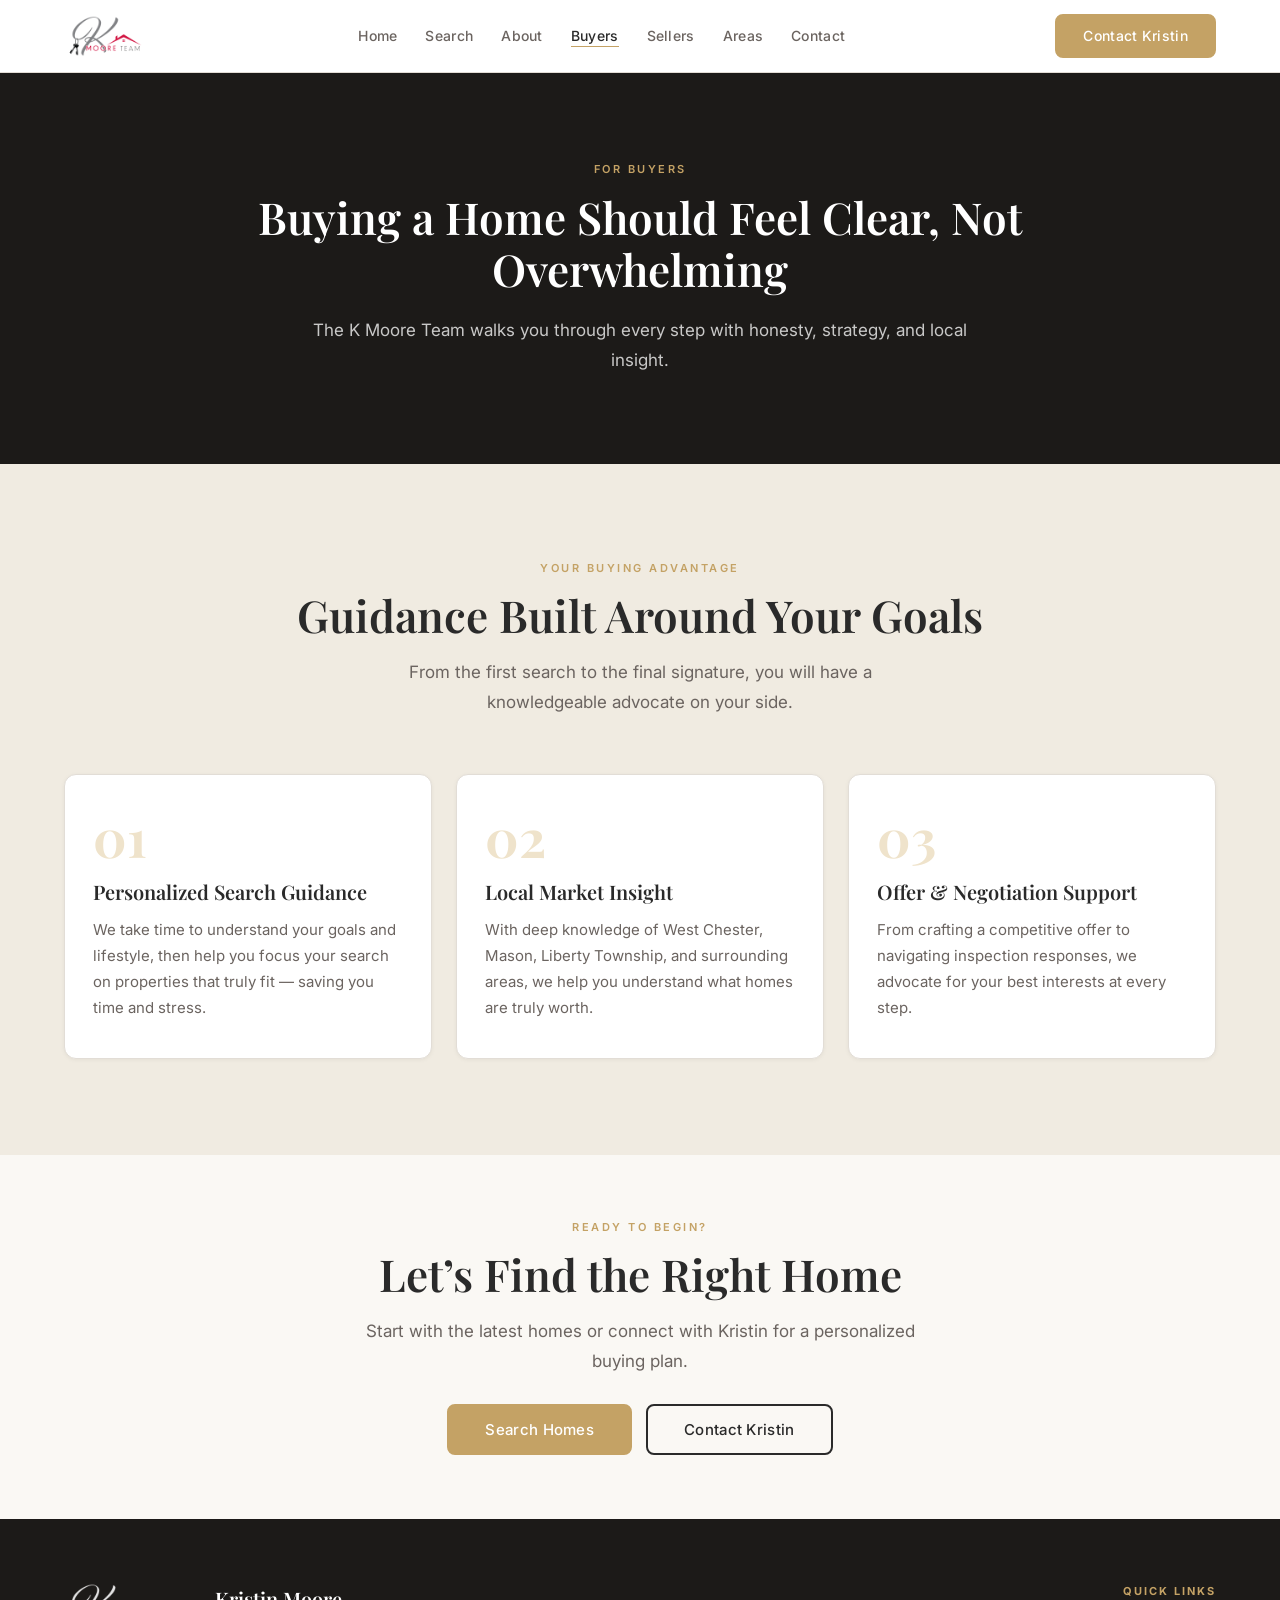
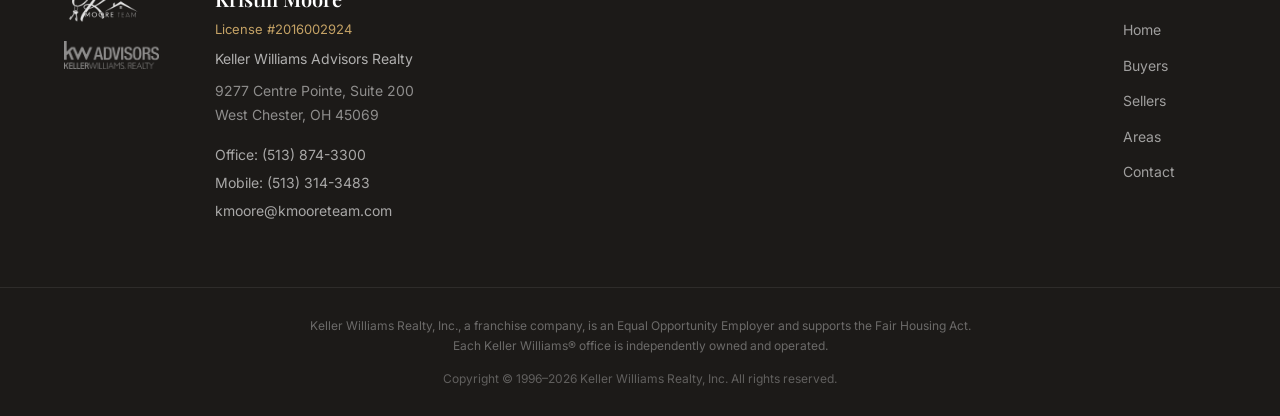
<file: Kmoore-Website/buyers.html>
<!DOCTYPE html>
<html lang="en">
<head>
  <meta charset="UTF-8">
  <meta name="viewport" content="width=device-width, initial-scale=1.0">
  <meta name="description" content="Buyer guidance from Kristin Moore and the K Moore Team throughout Greater Cincinnati and Southwest Ohio.">
  <title>Buy a Home | K Moore Team</title>
  <link rel="preconnect" href="https://fonts.googleapis.com">
  <link rel="preconnect" href="https://fonts.gstatic.com" crossorigin>
  <link href="https://fonts.googleapis.com/css2?family=Playfair+Display:wght@400;500;600;700&family=Inter:wght@300;400;500;600&display=swap" rel="stylesheet">
  <link rel="stylesheet" href="css/styles.css?v=20260805-1">
</head>
<body>
  <header class="header" id="header">
    <div class="container header__inner">
      <a href="index.html#home" class="header__logo" aria-label="K Moore Team — Home"><img src="Assets/KmooreteamLogo.png" alt="K Moore Team" class="logo-img"></a>
      <nav class="nav" id="nav" aria-label="Main navigation">
        <ul class="nav__list">
          <li><a href="index.html#home" class="nav__link">Home</a></li>
          <li><a href="index.html#search" class="nav__link">Search</a></li>
          <li><a href="index.html#about" class="nav__link">About</a></li>
          <li><a href="buyers.html" class="nav__link" aria-current="page">Buyers</a></li>
          <li><a href="sellers.html" class="nav__link">Sellers</a></li>
          <li><a href="areas.html" class="nav__link">Areas</a></li>
          <li><a href="index.html#contact" class="nav__link">Contact</a></li>
        </ul>
      </nav>
      <a href="index.html#contact" class="btn btn--gold header__cta">Contact Kristin</a>
      <button class="hamburger" id="hamburger" aria-label="Toggle navigation menu" aria-expanded="false" aria-controls="nav"><span class="hamburger__line"></span><span class="hamburger__line"></span><span class="hamburger__line"></span></button>
    </div>
  </header>

  <main>
    <section class="page-hero">
      <div class="container">
        <p class="section__eyebrow">For Buyers</p>
        <h1 class="section__title">Buying a Home Should Feel Clear, Not Overwhelming</h1>
        <p class="section__subtitle">The K Moore Team walks you through every step with honesty, strategy, and local insight.</p>
      </div>
    </section>

    <section class="buyers section section--alt">
      <div class="container">
        <div class="section__header">
          <p class="section__eyebrow">Your Buying Advantage</p>
          <h2 class="section__title">Guidance Built Around Your Goals</h2>
          <p class="section__subtitle">From the first search to the final signature, you will have a knowledgeable advocate on your side.</p>
        </div>
        <div class="cards" role="list">
          <article class="card" role="listitem"><span class="card__num" aria-hidden="true">01</span><h3 class="card__title">Personalized Search Guidance</h3><p class="card__text">We take time to understand your goals and lifestyle, then help you focus your search on properties that truly fit — saving you time and stress.</p></article>
          <article class="card" role="listitem"><span class="card__num" aria-hidden="true">02</span><h3 class="card__title">Local Market Insight</h3><p class="card__text">With deep knowledge of West Chester, Mason, Liberty Township, and surrounding areas, we help you understand what homes are truly worth.</p></article>
          <article class="card" role="listitem"><span class="card__num" aria-hidden="true">03</span><h3 class="card__title">Offer &amp; Negotiation Support</h3><p class="card__text">From crafting a competitive offer to navigating inspection responses, we advocate for your best interests at every step.</p></article>
        </div>
      </div>
    </section>

    <section class="page-cta">
      <div class="container"><p class="section__eyebrow">Ready to Begin?</p><h2 class="section__title">Let’s Find the Right Home</h2><p class="section__subtitle">Start with the latest homes or connect with Kristin for a personalized buying plan.</p><a href="index.html#search" class="btn btn--gold btn--lg">Search Homes</a> <a href="index.html#contact" class="btn btn--outline btn--lg">Contact Kristin</a></div>
    </section>
  </main>

  <footer class="footer" aria-label="Site footer">
    <div class="footer__main"><div class="container footer__main-inner">
      <div class="footer__col footer__col--brand"><img src="Assets/KmooreteamLogo.png" alt="K Moore Team" class="footer__logo"><img src="Assets/KellerWilliamsLogo.png" alt="Keller Williams Advisors Realty" class="footer__kw-logo"></div>
      <div class="footer__col footer__col--info"><p class="footer__agent-name">Kristin Moore</p><p class="footer__license">License #2016002924</p><p class="footer__brokerage">Keller Williams Advisors Realty</p><address class="footer__address">9277 Centre Pointe, Suite 200<br>West Chester, OH 45069</address><div class="footer__contact-links"><a href="tel:5138743300">Office: (513) 874-3300</a><a href="tel:5133143483">Mobile: (513) 314-3483</a><a href="mailto:kmoore@kmooreteam.com">kmoore@kmooreteam.com</a></div></div>
      <div class="footer__col footer__col--links"><h2 class="footer__links-title">Quick Links</h2><ul class="footer__links"><li><a href="index.html">Home</a></li><li><a href="buyers.html">Buyers</a></li><li><a href="sellers.html">Sellers</a></li><li><a href="areas.html">Areas</a></li><li><a href="index.html#contact">Contact</a></li></ul></div>
    </div></div>
    <div class="footer__bottom"><div class="container footer__bottom-inner"><p class="footer__legal">Keller Williams Realty, Inc., a franchise company, is an Equal Opportunity Employer and supports the Fair Housing Act. Each Keller Williams® office is independently owned and operated.</p><p class="footer__copyright">Copyright &copy; 1996&ndash;2026 Keller Williams Realty, Inc. All rights reserved.</p></div></div>
  </footer>
  <script src="js/main.js?v=20260805-1"></script>
</body>
</html>
</file>
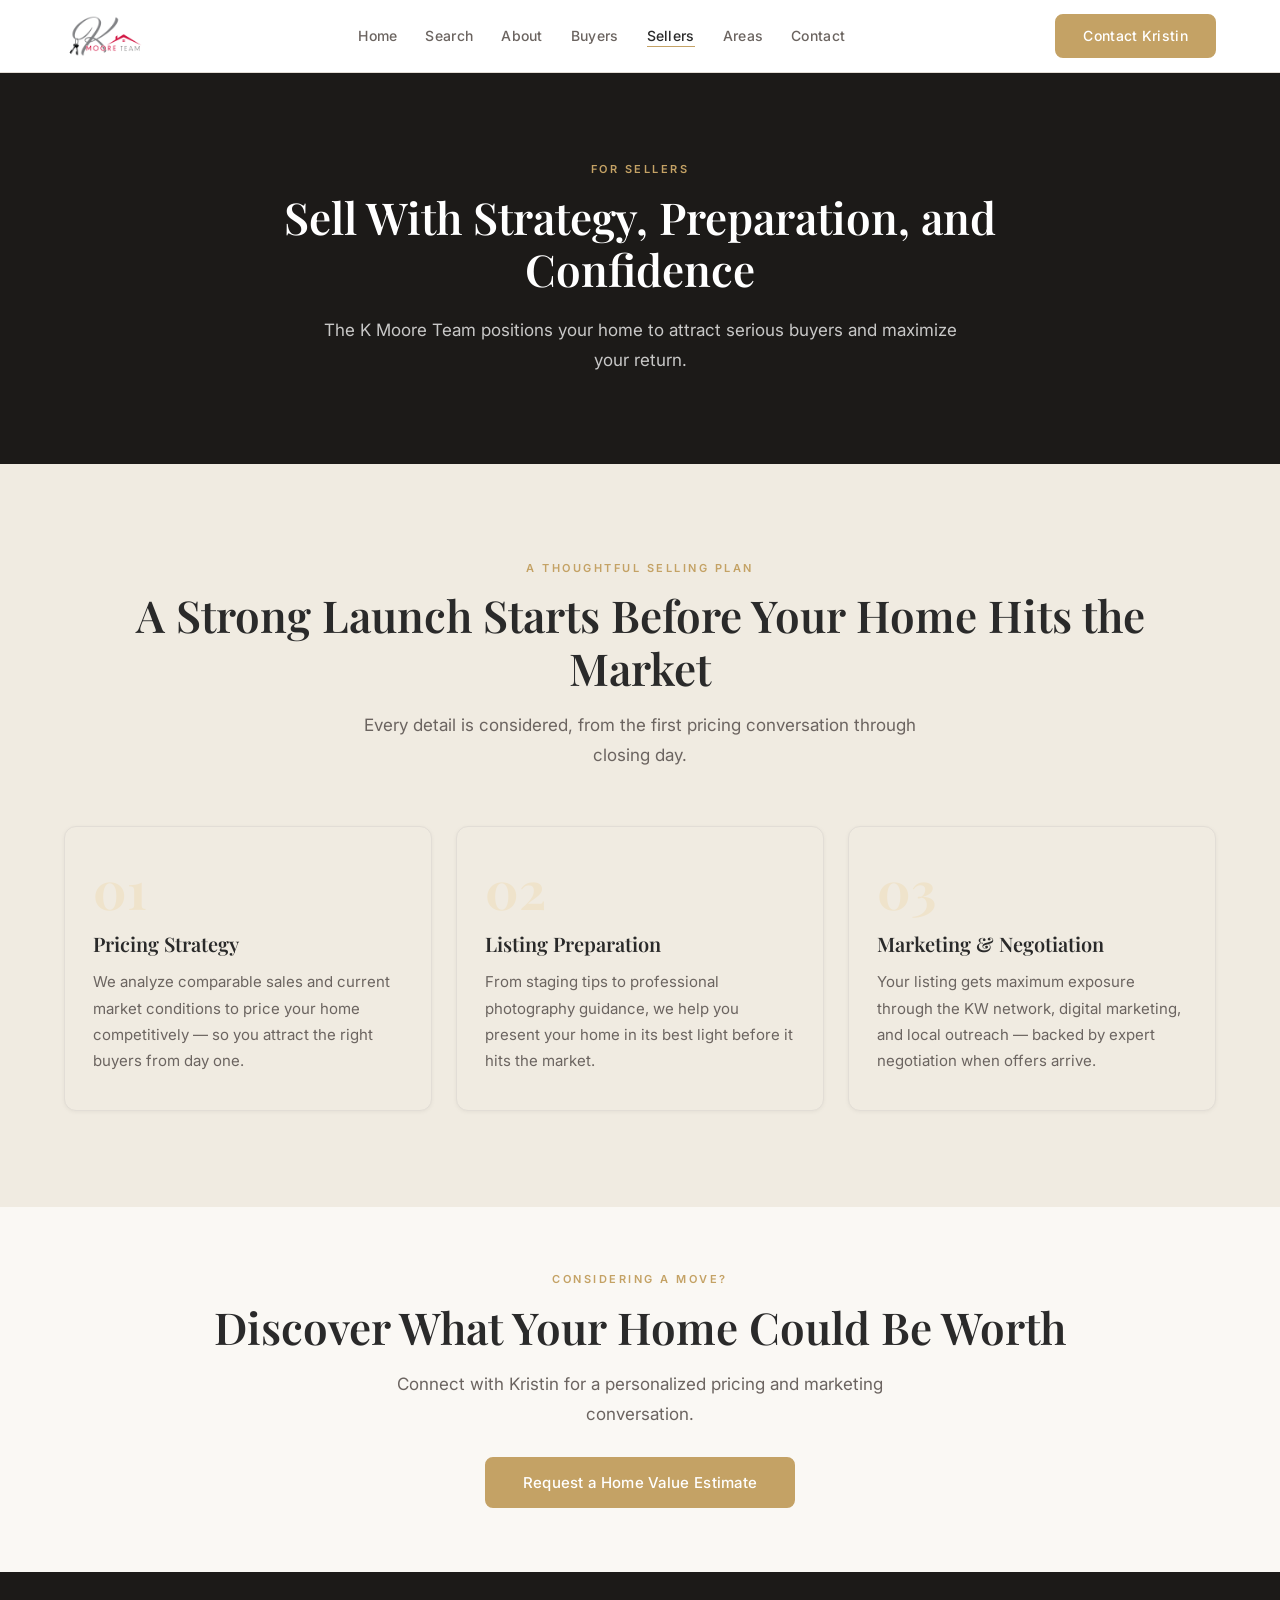
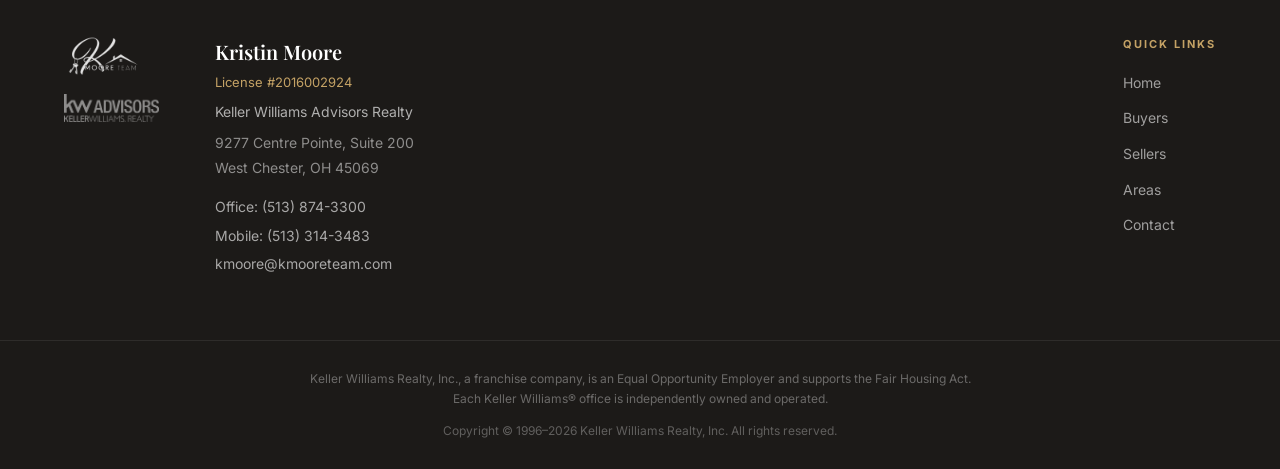
<file: Kmoore-Website/sellers.html>
<!DOCTYPE html>
<html lang="en">
<head>
  <meta charset="UTF-8"><meta name="viewport" content="width=device-width, initial-scale=1.0">
  <meta name="description" content="Strategic home-selling guidance from Kristin Moore and the K Moore Team in Greater Cincinnati.">
  <title>Sell Your Home | K Moore Team</title>
  <link rel="preconnect" href="https://fonts.googleapis.com"><link rel="preconnect" href="https://fonts.gstatic.com" crossorigin>
  <link href="https://fonts.googleapis.com/css2?family=Playfair+Display:wght@400;500;600;700&family=Inter:wght@300;400;500;600&display=swap" rel="stylesheet">
  <link rel="stylesheet" href="css/styles.css?v=20260805-1">
</head>
<body>
  <header class="header" id="header"><div class="container header__inner">
    <a href="index.html#home" class="header__logo" aria-label="K Moore Team — Home"><img src="Assets/KmooreteamLogo.png" alt="K Moore Team" class="logo-img"></a>
    <nav class="nav" id="nav" aria-label="Main navigation"><ul class="nav__list"><li><a href="index.html#home" class="nav__link">Home</a></li><li><a href="index.html#search" class="nav__link">Search</a></li><li><a href="index.html#about" class="nav__link">About</a></li><li><a href="buyers.html" class="nav__link">Buyers</a></li><li><a href="sellers.html" class="nav__link" aria-current="page">Sellers</a></li><li><a href="areas.html" class="nav__link">Areas</a></li><li><a href="index.html#contact" class="nav__link">Contact</a></li></ul></nav>
    <a href="index.html#contact" class="btn btn--gold header__cta">Contact Kristin</a><button class="hamburger" id="hamburger" aria-label="Toggle navigation menu" aria-expanded="false" aria-controls="nav"><span class="hamburger__line"></span><span class="hamburger__line"></span><span class="hamburger__line"></span></button>
  </div></header>
  <main>
    <section class="page-hero"><div class="container"><p class="section__eyebrow">For Sellers</p><h1 class="section__title">Sell With Strategy, Preparation, and Confidence</h1><p class="section__subtitle">The K Moore Team positions your home to attract serious buyers and maximize your return.</p></div></section>
    <section class="sellers section section--alt"><div class="container">
      <div class="section__header"><p class="section__eyebrow">A Thoughtful Selling Plan</p><h2 class="section__title">A Strong Launch Starts Before Your Home Hits the Market</h2><p class="section__subtitle">Every detail is considered, from the first pricing conversation through closing day.</p></div>
      <div class="cards" role="list">
        <article class="card" role="listitem"><span class="card__num" aria-hidden="true">01</span><h3 class="card__title">Pricing Strategy</h3><p class="card__text">We analyze comparable sales and current market conditions to price your home competitively — so you attract the right buyers from day one.</p></article>
        <article class="card" role="listitem"><span class="card__num" aria-hidden="true">02</span><h3 class="card__title">Listing Preparation</h3><p class="card__text">From staging tips to professional photography guidance, we help you present your home in its best light before it hits the market.</p></article>
        <article class="card" role="listitem"><span class="card__num" aria-hidden="true">03</span><h3 class="card__title">Marketing &amp; Negotiation</h3><p class="card__text">Your listing gets maximum exposure through the KW network, digital marketing, and local outreach — backed by expert negotiation when offers arrive.</p></article>
      </div>
    </div></section>
    <section class="page-cta"><div class="container"><p class="section__eyebrow">Considering a Move?</p><h2 class="section__title">Discover What Your Home Could Be Worth</h2><p class="section__subtitle">Connect with Kristin for a personalized pricing and marketing conversation.</p><a href="index.html#contact" class="btn btn--gold btn--lg">Request a Home Value Estimate</a></div></section>
  </main>
  <footer class="footer" aria-label="Site footer"><div class="footer__main"><div class="container footer__main-inner">
    <div class="footer__col footer__col--brand"><img src="Assets/KmooreteamLogo.png" alt="K Moore Team" class="footer__logo"><img src="Assets/KellerWilliamsLogo.png" alt="Keller Williams Advisors Realty" class="footer__kw-logo"></div>
    <div class="footer__col footer__col--info"><p class="footer__agent-name">Kristin Moore</p><p class="footer__license">License #2016002924</p><p class="footer__brokerage">Keller Williams Advisors Realty</p><address class="footer__address">9277 Centre Pointe, Suite 200<br>West Chester, OH 45069</address><div class="footer__contact-links"><a href="tel:5138743300">Office: (513) 874-3300</a><a href="tel:5133143483">Mobile: (513) 314-3483</a><a href="mailto:kmoore@kmooreteam.com">kmoore@kmooreteam.com</a></div></div>
    <div class="footer__col footer__col--links"><h2 class="footer__links-title">Quick Links</h2><ul class="footer__links"><li><a href="index.html">Home</a></li><li><a href="buyers.html">Buyers</a></li><li><a href="sellers.html">Sellers</a></li><li><a href="areas.html">Areas</a></li><li><a href="index.html#contact">Contact</a></li></ul></div>
  </div></div><div class="footer__bottom"><div class="container footer__bottom-inner"><p class="footer__legal">Keller Williams Realty, Inc., a franchise company, is an Equal Opportunity Employer and supports the Fair Housing Act. Each Keller Williams® office is independently owned and operated.</p><p class="footer__copyright">Copyright &copy; 1996&ndash;2026 Keller Williams Realty, Inc. All rights reserved.</p></div></div></footer>
  <script src="js/main.js?v=20260805-1"></script>
</body>
</html>
</file>
<file: css/styles.css>
/* ================================================
   FERRELL TEAM — Main Stylesheet
   Fonts: Playfair Display (headings) + Inter (body)
   Colors: ivory / warm stone / near-black / Ferrell gold
================================================ */

/* ================================================
   CSS CUSTOM PROPERTIES
================================================ */
:root {
  /* Palette */
  --cream:         #FBF9F4;
  --beige:         #F2EDE3;
  --white:         #FFFFFF;
  --charcoal:      #090B0D;
  --dark:          #050708;
  --text-primary:  #17191B;
  --text-secondary:#5E6062;
  --text-muted:    #898C8F;
  --border:        #DED8CC;
  --gold:          #D49A38;
  --gold-hover:    #B77921;
  --gold-light:    #F1DFC0;

  /* Shadows */
  --shadow-xs: 0 1px 4px  rgba(0,0,0,0.05);
  --shadow-sm: 0 2px 10px rgba(0,0,0,0.07);
  --shadow-md: 0 4px 24px rgba(0,0,0,0.09);
  --shadow-lg: 0 8px 48px rgba(0,0,0,0.13);

  /* Typography */
  --font-display: 'Playfair Display', Georgia, 'Times New Roman', serif;
  --font-body:    'Inter', system-ui, -apple-system, sans-serif;

  /* Layout */
  --max-width:      1200px;
  --gutter:         24px;
  --section-y:      96px;
  --radius:         12px;
  --radius-sm:      8px;
  --radius-lg:      20px;

  /* Motion */
  --ease:           0.25s ease;
}

/* ================================================
   RESET & BASE
================================================ */
*, *::before, *::after { box-sizing: border-box; margin: 0; padding: 0; }

html { scroll-behavior: smooth; font-size: 16px; }

body {
  font-family: var(--font-body);
  color: var(--text-primary);
  background-color: var(--cream);
  line-height: 1.6;
  -webkit-font-smoothing: antialiased;
  -moz-osx-font-smoothing: grayscale;
}

img { display: block; max-width: 100%; height: auto; }

a { color: inherit; text-decoration: none; }

ul { list-style: none; }

/* ================================================
   UTILITY CLASSES
================================================ */
.container {
  max-width: var(--max-width);
  margin-inline: auto;
  padding-inline: var(--gutter);
}

.section { padding-block: var(--section-y); }

.section--alt { background-color: var(--beige); }

.section--image-bg {
  --bg-shift: 0px;
  position: relative;
  isolation: isolate;
  overflow: hidden;
  background-color: var(--dark);
  background-image: url('../NewClientMaterials/FerrellTeamBackgroundHouseCropped.jpg?v=20260811-1');
  background-size: cover;
  background-position: center;
}

.section--image-bg::before {
  content: '';
  position: absolute;
  inset: -48px 0;
  z-index: 0;
  background-image: url('../NewClientMaterials/FerrellTeamBackgroundHouseCropped.jpg?v=20260811-1');
  background-size: cover;
  background-position: center;
  transform: translate3d(0, var(--bg-shift), 0) scale(1.08);
  transition: transform 0.08s linear;
  will-change: transform;
}

.section--image-bg::after {
  content: '';
  position: absolute;
  inset: 0;
  z-index: 1;
  background:
    linear-gradient(90deg, rgba(28,26,24,0.76), rgba(28,26,24,0.34)),
    rgba(28,26,24,0.18);
}

.section--image-bg > * {
  position: relative;
  z-index: 2;
}

/* Eyebrow label above section titles */
.section__eyebrow {
  font-family: var(--font-body);
  font-size: 11px;
  font-weight: 600;
  letter-spacing: 2.5px;
  text-transform: uppercase;
  color: var(--gold);
  margin-bottom: 12px;
  display: block;
}

.section__title {
  font-family: var(--font-display);
  font-size: clamp(26px, 3.5vw, 44px);
  font-weight: 600;
  color: var(--charcoal);
  line-height: 1.2;
  margin-bottom: 16px;
}

.section__subtitle {
  font-size: 17px;
  color: var(--text-secondary);
  line-height: 1.75;
  max-width: 580px;
}

.section--image-bg .section__title { color: var(--white); }
.section--image-bg .section__subtitle { color: rgba(255,255,255,0.78); }

.section__header {
  text-align: center;
  margin-bottom: 56px;
}
.section__header .section__subtitle { margin-inline: auto; }

.section__cta {
  text-align: center;
  margin-top: 48px;
}

/* ================================================
   BUTTONS
================================================ */
.btn {
  display: inline-flex;
  align-items: center;
  justify-content: center;
  gap: 8px;
  padding: 13px 26px;
  font-family: var(--font-body);
  font-size: 14px;
  font-weight: 500;
  letter-spacing: 0.3px;
  border-radius: var(--radius-sm);
  border: 2px solid transparent;
  cursor: pointer;
  transition: background-color var(--ease), border-color var(--ease),
              color var(--ease), transform var(--ease), box-shadow var(--ease);
  white-space: nowrap;
  text-decoration: none;
  line-height: 1;
}

.btn--gold {
  background-color: var(--gold);
  color: var(--white);
  border-color: var(--gold);
}
.btn--gold:hover,
.btn--gold:focus-visible {
  background-color: var(--gold-hover);
  border-color: var(--gold-hover);
  transform: translateY(-1px);
  box-shadow: var(--shadow-md);
}

.btn--outline {
  background-color: transparent;
  color: var(--charcoal);
  border-color: var(--charcoal);
}
.btn--outline:hover,
.btn--outline:focus-visible {
  background-color: var(--charcoal);
  color: var(--white);
  transform: translateY(-1px);
}

.btn--lg {
  padding: 16px 36px;
  font-size: 15px;
}

.btn--full { width: 100%; }

/* ================================================
   HEADER
================================================ */
.header {
  position: sticky;
  top: 0;
  z-index: 200;
  background-color: var(--white);
  border-bottom: 1px solid var(--border);
  transition: box-shadow var(--ease);
}
.header.scrolled { box-shadow: var(--shadow-md); }

.header__inner {
  display: flex;
  align-items: center;
  justify-content: space-between;
  height: 72px;
  gap: 20px;
}

.header__logo { flex-shrink: 0; }

.logo-img {
  height: 52px;
  width: auto;
  display: block;
}

/* Nav */
.nav__list {
  display: flex;
  align-items: center;
  gap: 28px;
}

.nav__link {
  font-size: 14px;
  font-weight: 500;
  color: var(--text-secondary);
  letter-spacing: 0.3px;
  position: relative;
  transition: color var(--ease);
}
.nav__link::after {
  content: '';
  position: absolute;
  left: 0;
  bottom: -3px;
  width: 0;
  height: 1px;
  background-color: var(--gold);
  transition: width var(--ease);
}
.nav__link:hover,
.nav__link:focus-visible { color: var(--charcoal); }
.nav__link[aria-current="page"] { color: var(--charcoal); }
.nav__link[aria-current="page"]::after { width: 100%; }
.nav__link:hover::after  { width: 100%; }

.header__cta { flex-shrink: 0; }

/* Hamburger (hidden on desktop) */
.hamburger {
  display: none;
  flex-direction: column;
  justify-content: center;
  gap: 5px;
  background: none;
  border: none;
  cursor: pointer;
  padding: 8px;
  border-radius: var(--radius-sm);
  transition: background-color var(--ease);
}
.hamburger:hover { background-color: var(--beige); }

.hamburger__line {
  display: block;
  width: 22px;
  height: 2px;
  background-color: var(--charcoal);
  border-radius: 2px;
  transition: transform var(--ease), opacity var(--ease);
}
/* Animated X state */
.hamburger.is-open .hamburger__line:nth-child(1) { transform: translateY(7px) rotate(45deg); }
.hamburger.is-open .hamburger__line:nth-child(2) { opacity: 0; }
.hamburger.is-open .hamburger__line:nth-child(3) { transform: translateY(-7px) rotate(-45deg); }

/* ================================================
   HERO
================================================ */
.hero {
  background-color: var(--cream);
  padding-block: 80px 72px;
  overflow: hidden;
}

.hero__inner {
  display: grid;
  grid-template-columns: 1fr 1fr;
  gap: 72px;
  align-items: center;
}

.hero__eyebrow {
  font-size: 11px;
  font-weight: 600;
  letter-spacing: 2.5px;
  text-transform: uppercase;
  color: var(--gold);
  margin-bottom: 20px;
}

.hero__headline {
  font-family: var(--font-display);
  font-size: clamp(30px, 4vw, 54px);
  font-weight: 600;
  color: var(--charcoal);
  line-height: 1.15;
  margin-bottom: 20px;
}

.hero__sub {
  font-size: 17px;
  color: var(--text-secondary);
  line-height: 1.8;
  max-width: 480px;
  margin-bottom: 36px;
}

.hero__ctas {
  display: flex;
  flex-wrap: wrap;
  gap: 14px;
}

/* Image column */
.hero__image-col { position: relative; }

.hero__image-wrap {
  position: relative;
  /* Offset gold accent block behind the image */
  padding: 0 24px 24px 0;
}
.hero__image-wrap::after {
  content: '';
  position: absolute;
  right: 0;
  bottom: 0;
  width: calc(100% - 24px);
  height: calc(100% - 24px);
  background-color: var(--gold-light);
  border-radius: var(--radius-lg);
  z-index: 0;
}

.hero__image-frame {
  position: relative;
  z-index: 1;
  border-radius: var(--radius-lg);
  overflow: hidden;
  box-shadow: var(--shadow-lg);
  aspect-ratio: 3 / 4;
  max-height: 540px;
}

.hero__photo {
  width: 100%;
  height: 100%;
  object-fit: cover;
  object-position: center top;
}

/* KW logo badge */
.hero__kw-badge {
  position: absolute;
  bottom: 40px;
  left: -16px;
  z-index: 2;
  background: var(--white);
  border-radius: var(--radius);
  padding: 12px 16px;
  box-shadow: var(--shadow-md);
  border: 1px solid var(--border);
}
.hero__kw-logo {
  height: 30px;
  width: auto;
}

/* ================================================
   TRUST STRIP
================================================ */
.trust-strip {
  background-color: var(--charcoal);
  padding-block: 28px;
}

.trust-strip__inner {
  display: flex;
  align-items: center;
  justify-content: center;
  flex-wrap: wrap;
  gap: 0;
}

.trust-strip__item {
  display: flex;
  flex-direction: column;
  align-items: center;
  padding: 10px 36px;
  text-align: center;
}

.trust-strip__label {
  font-size: 10px;
  font-weight: 700;
  letter-spacing: 2px;
  text-transform: uppercase;
  color: var(--gold);
  margin-bottom: 4px;
}

.trust-strip__value {
  font-size: 15px;
  color: var(--white);
  font-weight: 400;
  transition: color var(--ease);
}
a.trust-strip__value:hover { color: var(--gold); }

.trust-strip__divider {
  width: 1px;
  height: 36px;
  background-color: rgba(255,255,255,0.15);
  flex-shrink: 0;
}

/* ================================================
   ABOUT
================================================ */
.about { background-color: var(--cream); }

.about__inner {
  display: grid;
  grid-template-columns: 1fr 1.35fr;
  gap: 80px;
  align-items: center;
}

/* Photo */
.about__media { position: relative; }

.about__photo-wrap {
  border-radius: var(--radius-lg);
  overflow: hidden;
  box-shadow: var(--shadow-lg);
  aspect-ratio: 3 / 4;
  max-height: 480px;
}

.about__photo {
  width: 100%;
  height: 100%;
  object-fit: cover;
  object-position: center top;
}

.about__logo-badge {
  position: absolute;
  bottom: -18px;
  right: -18px;
  background: var(--white);
  border-radius: var(--radius);
  padding: 14px 18px;
  box-shadow: var(--shadow-md);
  border: 1px solid var(--border);
}
.about__team-logo {
  height: 34px;
  width: auto;
}

/* Content */
.about__text {
  font-size: 17px;
  color: var(--text-secondary);
  line-height: 1.85;
  margin-bottom: 36px;
}

.about__pillars {
  display: flex;
  gap: 28px;
  padding-block: 24px;
  border-block: 1px solid var(--border);
  margin-bottom: 36px;
}

.about__pillar {
  display: flex;
  flex: 1;
  flex-direction: column;
  gap: 4px;
  min-width: 0;
}

.about__pillar-value {
  font-family: var(--font-display);
  font-size: clamp(22px, 2.7vw, 32px);
  font-weight: 600;
  color: var(--gold);
  line-height: 1.1;
  white-space: nowrap;
}
.about__pillar-label {
  font-size: 12px;
  color: var(--text-muted);
  letter-spacing: 0.5px;
  text-transform: uppercase;
}

/* ================================================
   CARDS  (shared: buyers & sellers)
================================================ */
.cards {
  display: grid;
  grid-template-columns: repeat(auto-fit, minmax(260px, 1fr));
  gap: 24px;
}

.card {
  background: var(--white);
  border-radius: var(--radius);
  padding: 36px 28px;
  border: 1px solid var(--border);
  box-shadow: var(--shadow-xs);
  transition: transform var(--ease), box-shadow var(--ease), border-color var(--ease);
}
.card:hover {
  transform: translateY(-5px);
  box-shadow: var(--shadow-lg);
  border-color: var(--gold-light);
}

/* Large decorative number */
.card__num {
  display: block;
  font-family: var(--font-display);
  font-size: 52px;
  font-weight: 700;
  color: var(--gold-light);
  line-height: 1;
  margin-bottom: 16px;
  user-select: none;
}

.card__title {
  font-family: var(--font-display);
  font-size: 20px;
  font-weight: 600;
  color: var(--charcoal);
  margin-bottom: 12px;
  line-height: 1.3;
}

.card__text {
  font-size: 15px;
  color: var(--text-secondary);
  line-height: 1.75;
}

/* Sellers section sits on cream background — give cards a beige tint for contrast */
.sellers .card { background: var(--beige); }
.sellers .card:hover { background: var(--white); }

/* ================================================
   AREAS
================================================ */
.areas__grid {
  display: grid;
  grid-template-columns: repeat(3, 1fr);
  gap: 20px;
}

.area-card {
  background: var(--white);
  border-radius: var(--radius);
  padding: 28px 24px;
  border: 1px solid var(--border);
  border-left: 3px solid var(--gold);
  box-shadow: var(--shadow-xs);
  transition: transform var(--ease), box-shadow var(--ease);
}
.area-card:hover {
  transform: translateY(-3px);
  box-shadow: var(--shadow-md);
}

.area-card--wide { grid-column: 1 / -1; }

.area-card__name {
  font-family: var(--font-display);
  font-size: 20px;
  font-weight: 600;
  color: var(--charcoal);
  margin-bottom: 8px;
}

.area-card__desc {
  font-size: 14px;
  color: var(--text-secondary);
  line-height: 1.7;
}

/* ================================================
   TEAM
================================================ */
.team__grid {
  display: grid;
  grid-template-columns: repeat(3, minmax(0, 1fr));
  gap: 24px;
}

.team-card {
  overflow: hidden;
  background: var(--white);
  border: 1px solid var(--border);
  border-radius: var(--radius);
  box-shadow: var(--shadow-xs);
  transition: transform var(--ease), box-shadow var(--ease), border-color var(--ease);
}

.team-card:hover {
  transform: translateY(-5px);
  border-color: var(--gold-light);
  box-shadow: var(--shadow-lg);
}

.team-card__photo-placeholder {
  display: grid;
  place-items: center;
  aspect-ratio: 4 / 3;
  overflow: hidden;
  background:
    radial-gradient(circle at 50% 42%, rgba(212,154,56,0.18) 0 19%, transparent 20%),
    linear-gradient(145deg, #17191b, #050708);
}

.team-card__photo-placeholder span {
  display: grid;
  place-items: center;
  width: 72px;
  height: 72px;
  border: 1px solid rgba(212,154,56,0.55);
  border-radius: 50%;
  color: var(--gold);
  font-family: var(--font-display);
  font-size: 26px;
  font-weight: 600;
}

.team-card__content { padding: 28px; }

.team-card__eyebrow {
  margin-bottom: 8px;
  color: var(--gold);
  font-size: 10px;
  font-weight: 700;
  letter-spacing: 1.8px;
  text-transform: uppercase;
}

.team-card__name {
  margin-bottom: 4px;
  color: var(--charcoal);
  font-family: var(--font-display);
  font-size: 23px;
  font-weight: 600;
}

.team-card__role {
  margin-bottom: 16px;
  color: var(--text-secondary);
  font-size: 13px;
  font-weight: 600;
}

.team-card__bio {
  color: var(--text-secondary);
  font-size: 14px;
  line-height: 1.75;
}

@media (max-width: 900px) {
  .team__grid { grid-template-columns: repeat(2, minmax(0, 1fr)); }
}

@media (max-width: 560px) {
  .team__grid { grid-template-columns: 1fr; }
}

/* ================================================
   APP / QR SECTION
================================================ */
.app-section {
  background: linear-gradient(135deg, #090B0D 0%, #241B0F 100%);
  color: var(--white);
}

.app-section__inner {
  display: grid;
  grid-template-columns: 1fr auto;
  gap: 80px;
  align-items: center;
}

.app-section .section__eyebrow { color: var(--gold); }
.app-section .section__title   { color: var(--white); }

.app-section__text {
  font-size: 17px;
  color: rgba(255,255,255,0.72);
  line-height: 1.85;
  margin-bottom: 28px;
}

.app-section__features {
  display: flex;
  flex-direction: column;
  gap: 10px;
}
.app-section__features li {
  display: flex;
  align-items: center;
  gap: 10px;
  font-size: 15px;
  color: rgba(255,255,255,0.82);
}
.app-section__features li::before {
  content: '';
  flex-shrink: 0;
  width: 6px;
  height: 6px;
  border-radius: 50%;
  background-color: var(--gold);
}

/* QR card */
.app-section__qr-col { text-align: center; }

.app-section__qr-frame {
  display: inline-block;
  background: var(--white);
  border-radius: var(--radius);
  padding: 20px;
  box-shadow: var(--shadow-lg);
}
.app-section__qr-img {
  width: 180px;
  height: 180px;
  display: block;
}

.app-section__qr-caption {
  margin-top: 14px;
  font-size: 12px;
  font-weight: 600;
  letter-spacing: 1.5px;
  text-transform: uppercase;
  color: rgba(255,255,255,0.5);
}

/* ================================================
   CONTACT
================================================ */
.contact__inner {
  display: grid;
  grid-template-columns: 1fr 1.2fr;
  gap: 80px;
  align-items: start;
}

/* Agent info card */
.contact__agent-card {
  display: flex;
  align-items: center;
  gap: 16px;
  margin-block: 24px 28px;
  padding: 18px 20px;
  background: var(--white);
  border-radius: var(--radius);
  border: 1px solid var(--border);
  box-shadow: var(--shadow-xs);
}

.contact__headshot {
  width: 60px;
  height: 60px;
  border-radius: 50%;
  object-fit: cover;
  object-position: center top;
  flex-shrink: 0;
  border: 2px solid var(--gold-light);
}

.contact__agent-name {
  font-family: var(--font-display);
  font-size: 19px;
  font-weight: 600;
  color: var(--charcoal);
  margin-bottom: 2px;
}
.contact__agent-title {
  font-size: 13px;
  color: var(--text-secondary);
}

/* Detail list */
.contact__details {
  display: flex;
  flex-direction: column;
  gap: 14px;
  margin-bottom: 28px;
}
.contact__details li {
  display: flex;
  align-items: flex-start;
  gap: 14px;
}

.contact__detail-label {
  font-size: 10px;
  font-weight: 700;
  letter-spacing: 1.5px;
  text-transform: uppercase;
  color: var(--gold);
  min-width: 72px;
  padding-top: 3px;
  flex-shrink: 0;
}
.contact__detail-value {
  font-size: 15px;
  color: var(--text-primary);
  line-height: 1.6;
}

.contact__link { transition: color var(--ease); }
.contact__link:hover { color: var(--gold); }

.contact__kw-link {
  font-size: 14px;
  font-weight: 500;
  color: var(--gold);
  transition: opacity var(--ease);
  display: inline-block;
}
.contact__kw-link:hover { opacity: 0.72; }

/* Form wrapper */
.contact__form-wrap {
  background: var(--white);
  border-radius: var(--radius);
  padding: 40px;
  box-shadow: var(--shadow-md);
  border: 1px solid var(--border);
}

.contact__form-note {
  font-size: 13px;
  color: var(--text-secondary);
  margin-bottom: 24px;
  padding: 11px 14px;
  background: var(--beige);
  border-radius: var(--radius-sm);
  border-left: 3px solid var(--gold);
  line-height: 1.5;
}

/* Form fields */
.form__row {
  display: grid;
  grid-template-columns: 1fr 1fr;
  gap: 16px;
}

.form__group {
  display: flex;
  flex-direction: column;
  gap: 6px;
  margin-bottom: 16px;
}

.form__label {
  font-size: 13px;
  font-weight: 600;
  color: var(--charcoal);
  letter-spacing: 0.2px;
}
.form__required { color: var(--gold); }

.form__input,
.form__textarea {
  padding: 11px 14px;
  border: 1.5px solid var(--border);
  border-radius: var(--radius-sm);
  font-family: var(--font-body);
  font-size: 15px;
  color: var(--text-primary);
  background: var(--cream);
  outline: none;
  appearance: none;
  -webkit-appearance: none;
  transition: border-color var(--ease), box-shadow var(--ease), background var(--ease);
}
.form__input:focus,
.form__textarea:focus {
  border-color: var(--gold);
  box-shadow: 0 0 0 3px rgba(196,162,101,0.14);
  background: var(--white);
}
.form__input::placeholder,
.form__textarea::placeholder {
  color: var(--text-muted);
}
.form__textarea {
  resize: vertical;
  min-height: 100px;
  line-height: 1.6;
}

/* States set by JS validation */
.form__input.is-invalid,
.form__textarea.is-invalid {
  border-color: #b94444;
  box-shadow: 0 0 0 3px rgba(185,68,68,0.1);
}

/* Checkboxes */
.form__checkbox-group { margin-bottom: 14px; }

.form__checkbox-label {
  display: flex;
  align-items: flex-start;
  gap: 11px;
  cursor: pointer;
}

.form__checkbox {
  margin-top: 3px;
  width: 17px;
  height: 17px;
  flex-shrink: 0;
  accent-color: var(--gold);
  cursor: pointer;
}

.form__checkbox-text {
  font-size: 13px;
  color: var(--text-secondary);
  line-height: 1.65;
}

.form__link {
  color: var(--gold);
  text-decoration: underline;
  transition: opacity var(--ease);
}
.form__link:hover { opacity: 0.72; }

.form__error {
  font-size: 13px;
  color: #b94444;
  margin-bottom: 14px;
  padding: 10px 14px;
  background: #fff4f4;
  border-radius: var(--radius-sm);
  border-left: 3px solid #b94444;
}

.form__status {
  font-size: 13px;
  margin-bottom: 14px;
  padding: 10px 14px;
  border-radius: var(--radius-sm);
  border-left: 3px solid;
}

.form__status--success {
  color: #27643a;
  background: #f1faf3;
  border-left-color: #3d8a53;
}

.form__status--error {
  color: #b94444;
  background: #fff4f4;
  border-left-color: #b94444;
}

.form__honeypot {
  position: absolute;
  left: -10000px;
  width: 1px;
  height: 1px;
  overflow: hidden;
}

#contactSubmit:disabled {
  cursor: wait;
  opacity: 0.7;
}

/* ================================================
   FOOTER
================================================ */
.footer { background-color: var(--dark); }

.footer__main { border-bottom: 1px solid rgba(255,255,255,0.08); }

.footer__main-inner {
  display: grid;
  grid-template-columns: auto 1fr auto;
  gap: 56px;
  padding-block: 64px;
}

/* Brand column */
.footer__col--brand {
  display: flex;
  flex-direction: column;
  gap: 18px;
  align-items: flex-start;
}

.footer__logo {
  height: 52px;
  width: auto;
  /* Invert to white so logo shows on dark background */
  filter: brightness(0) invert(1);
  opacity: 0.88;
}
.footer__kw-logo {
  height: 28px;
  width: auto;
  filter: brightness(0) invert(1);
  opacity: 0.5;
}

/* Info column */
.footer__agent-name {
  font-family: var(--font-display);
  font-size: 20px;
  font-weight: 600;
  color: var(--white);
  margin-bottom: 4px;
}
.footer__license {
  font-size: 13px;
  color: var(--gold);
  margin-bottom: 8px;
}
.footer__brokerage {
  font-size: 14px;
  color: rgba(255,255,255,0.65);
  margin-bottom: 8px;
}
.footer__address {
  font-style: normal;
  font-size: 14px;
  color: rgba(255,255,255,0.5);
  line-height: 1.75;
  margin-bottom: 16px;
}
.footer__contact-links {
  display: flex;
  flex-direction: column;
  gap: 6px;
}
.footer__contact-links a {
  font-size: 14px;
  color: rgba(255,255,255,0.62);
  transition: color var(--ease);
}
.footer__contact-links a:hover { color: var(--gold); }

/* Links column */
.footer__links-title {
  font-size: 11px;
  font-weight: 700;
  letter-spacing: 2px;
  text-transform: uppercase;
  color: var(--gold);
  margin-bottom: 16px;
}
.footer__links {
  display: flex;
  flex-direction: column;
  gap: 10px;
}
.footer__links a {
  font-size: 14px;
  color: rgba(255,255,255,0.58);
  transition: color var(--ease);
}
.footer__links a:hover { color: var(--white); }

/* Bottom bar */
.footer__bottom { padding-block: 28px; }

.footer__bottom-inner {
  display: flex;
  flex-direction: column;
  align-items: center;
  gap: 12px;
  text-align: center;
}

.footer__legal {
  font-size: 12px;
  color: rgba(255,255,255,0.35);
  line-height: 1.7;
  max-width: 680px;
}
.footer__copyright {
  font-size: 12px;
  color: rgba(255,255,255,0.3);
}

.footer__legal-links {
  display: flex;
  flex-wrap: wrap;
  justify-content: center;
  gap: 6px 18px;
}
.footer__legal-links a {
  font-size: 12px;
  color: rgba(255,255,255,0.35);
  transition: color var(--ease);
}
.footer__legal-links a:hover { color: var(--gold); }

/* ================================================
   HOME SEARCH SECTION
================================================ */

/* Screen-reader only utility (used for the hidden search label) */
.sr-only {
  position: absolute;
  width: 1px;
  height: 1px;
  padding: 0;
  margin: -1px;
  overflow: hidden;
  clip: rect(0,0,0,0);
  white-space: nowrap;
  border: 0;
}

.search-section {
  z-index: 5;
  overflow: visible;
  padding-block: 64px;
  /* Slightly less vertical space — it's a utility widget, not a full narrative section */
}

/* Keep the search background contained while allowing its dropdown to escape
   the section and layer above the content that follows. */
.search-section::before { display: none; }

.search-section__inner {
  display: flex;
  flex-direction: column;
  align-items: center;
  gap: 28px;
  text-align: center;
}

.search-section__title {
  font-family: var(--font-display);
  font-size: clamp(24px, 3vw, 38px);
  font-weight: 600;
  color: var(--white);
  line-height: 1.2;
  margin-bottom: 10px;
}

.search-section__sub {
  font-size: 16px;
  color: rgba(255,255,255,0.78);
  line-height: 1.7;
  max-width: 520px;
  margin-inline: auto;
}

/* Search card */
.search-card {
  width: 100%;
  max-width: 760px;
  background: rgba(250,248,244,0.94);
  border: 1px solid rgba(255,255,255,0.42);
  border-radius: var(--radius-lg);
  padding: 32px 36px;
  box-shadow: var(--shadow-md);
  backdrop-filter: blur(8px);
  display: flex;
  flex-direction: column;
  gap: 20px;
}

/* BUY / RENT toggle */
.search-toggle {
  display: flex;
  align-items: center;
  gap: 0;
  background: var(--white);
  border: 1.5px solid var(--border);
  border-radius: 40px;
  padding: 4px;
  width: fit-content;
}

.search-toggle__btn {
  font-family: var(--font-body);
  font-size: 13px;
  font-weight: 600;
  letter-spacing: 0.8px;
  text-transform: uppercase;
  padding: 8px 28px;
  border-radius: 40px;
  border: none;
  background: transparent;
  color: var(--text-secondary);
  cursor: pointer;
  transition: background-color var(--ease), color var(--ease), box-shadow var(--ease);
  line-height: 1;
}
.search-toggle__btn:hover {
  color: var(--charcoal);
}
.search-toggle__btn.is-active {
  background-color: var(--gold);
  color: var(--white);
  box-shadow: var(--shadow-sm);
}
.search-toggle__btn.is-active:hover {
  background-color: var(--gold-hover);
}

/* Input + button row */
.search-field-row {
  display: flex;
  gap: 12px;
  align-items: flex-start;
}

.search-autocomplete {
  position: relative;
  flex: 1;
  min-width: 0;
}

.search-autocomplete__icon {
  position: absolute;
  z-index: 2;
  top: 50%;
  left: 17px;
  width: 19px;
  height: 19px;
  color: var(--gold-hover);
  pointer-events: none;
  transform: translateY(-50%);
}
.search-autocomplete__icon svg {
  display: block;
  width: 100%;
  height: 100%;
  fill: currentColor;
}

.search-input {
  width: 100%;
  padding: 14px 48px 14px 48px;
  border: 1.5px solid var(--border);
  border-radius: var(--radius-sm);
  font-family: var(--font-body);
  font-size: 15px;
  color: var(--text-primary);
  background: var(--white);
  outline: none;
  appearance: none;
  -webkit-appearance: none;
  /* Remove the default search-input clear button in WebKit */
  -webkit-search-cancel-button: none;
  transition: border-color var(--ease), box-shadow var(--ease);
  min-width: 0; /* allows flex shrink on mobile */
}
.search-input:focus {
  border-color: var(--gold);
  box-shadow: 0 0 0 3px rgba(196,162,101,0.14);
}
.search-input::placeholder { color: var(--text-muted); }

.search-autocomplete__spinner {
  position: absolute;
  z-index: 2;
  top: 17px;
  right: 17px;
  display: none;
  width: 16px;
  height: 16px;
  border: 2px solid var(--gold-light);
  border-top-color: var(--gold-hover);
  border-radius: 50%;
  animation: search-spin 0.7s linear infinite;
}
.search-autocomplete.is-loading .search-autocomplete__spinner { display: block; }

@keyframes search-spin { to { transform: rotate(360deg); } }

.search-suggestions {
  position: absolute;
  z-index: 20;
  top: calc(100% + 10px);
  left: 0;
  width: 100%;
  max-height: 350px;
  overflow-y: auto;
  padding: 8px;
  text-align: left;
  background: rgba(255,255,255,0.99);
  border: 1px solid var(--border);
  border-radius: 14px;
  box-shadow: 0 18px 48px rgba(28,26,24,0.2);
  overscroll-behavior: contain;
  overscroll-behavior-y: contain;
  scrollbar-gutter: stable;
  touch-action: pan-y;
}
.search-suggestions[hidden] { display: none; }

.search-suggestions__group + .search-suggestions__group {
  margin-top: 5px;
  padding-top: 5px;
  border-top: 1px solid var(--border);
}

.search-suggestions__heading {
  padding: 8px 12px 5px;
  font-size: 10px;
  font-weight: 700;
  letter-spacing: 1.5px;
  text-transform: uppercase;
  color: var(--text-muted);
}

.search-suggestion {
  display: grid;
  grid-template-columns: 34px minmax(0, 1fr);
  gap: 11px;
  align-items: center;
  width: 100%;
  padding: 10px 12px;
  border: 0;
  border-radius: 9px;
  text-align: left;
  color: var(--text-primary);
  background: transparent;
  cursor: pointer;
  transition: background-color var(--ease), color var(--ease);
}
.search-suggestion:hover,
.search-suggestion.is-active {
  color: var(--charcoal);
  background: var(--gold-light);
}

.search-suggestion__icon {
  display: grid;
  place-items: center;
  width: 34px;
  height: 34px;
  border-radius: 50%;
  color: var(--gold-hover);
  background: var(--cream);
  font-size: 15px;
  font-weight: 600;
}
.search-suggestion.is-active .search-suggestion__icon,
.search-suggestion:hover .search-suggestion__icon { background: var(--white); }

.search-suggestion__copy { min-width: 0; }
.search-suggestion__label {
  display: block;
  overflow: hidden;
  font-size: 14px;
  font-weight: 600;
  line-height: 1.35;
  white-space: nowrap;
  text-overflow: ellipsis;
}
.search-suggestion__meta {
  display: block;
  margin-top: 2px;
  overflow: hidden;
  font-size: 11px;
  color: var(--text-muted);
  white-space: nowrap;
  text-overflow: ellipsis;
}

.search-suggestions__empty {
  padding: 20px 16px;
  text-align: center;
  font-size: 13px;
  line-height: 1.6;
  color: var(--text-secondary);
}

.search-suggestions__credit {
  padding: 8px 12px 4px;
  text-align: right;
  font-size: 9px;
  color: var(--text-muted);
}

.search-btn {
  flex-shrink: 0;
  padding: 14px 32px;
  font-size: 15px;
}

/* Note below the card */
.search-note {
  font-size: 13px;
  color: rgba(255,255,255,0.66);
  text-align: center;
}

/* ================================================
   RESPONSIVE — TABLET  (≤ 1024px)
================================================ */
@media (max-width: 1024px) {
  :root { --section-y: 72px; }

  .hero__inner   { gap: 48px; }
  .about__inner  { gap: 48px; }
  .contact__inner { gap: 48px; }

  .footer__main-inner {
    grid-template-columns: 1fr 1fr;
    gap: 40px;
  }
  /* Brand row spans full width */
  .footer__col--brand {
    grid-column: 1 / -1;
    flex-direction: row;
    align-items: center;
  }
}

/* ================================================
   RESPONSIVE — MOBILE  (≤ 768px)
================================================ */
@media (max-width: 768px) {
  :root {
    --section-y: 56px;
    --gutter: 18px;
  }

  /* Header: show hamburger, hide desktop nav & CTA button */
  .hamburger   { display: flex; }
  .header__cta { display: none; }

  /* Mobile nav: slides down from under header */
  .nav {
    position: fixed;
    top: 72px;
    left: 0;
    right: 0;
    background: var(--white);
    border-bottom: 1px solid var(--border);
    box-shadow: var(--shadow-md);
    opacity: 0;
    visibility: hidden;
    transform: translateY(-8px);
    transition: opacity var(--ease), visibility var(--ease), transform var(--ease);
    z-index: 199;
  }
  .nav.is-open {
    opacity: 1;
    visibility: visible;
    transform: translateY(0);
  }
  .nav__list {
    flex-direction: column;
    gap: 0;
    padding-block: 8px;
  }
  .nav__link {
    display: block;
    padding: 14px 24px;
    font-size: 16px;
    border-bottom: 1px solid var(--border);
  }
  .nav__list li:last-child .nav__link { border-bottom: none; }
  .nav__link::after { display: none; }

  /* Hero */
  .hero { padding-block: 48px 40px; }
  .hero__inner {
    grid-template-columns: 1fr;
    gap: 40px;
  }
  .hero__image-col {
    order: -1;
    max-width: 300px;
    margin-inline: auto;
  }
  .hero__image-wrap { padding: 0 16px 16px 0; }
  .hero__kw-badge   { left: -10px; bottom: 30px; }
  .hero__sub        { font-size: 16px; }

  /* Trust strip */
  .trust-strip__inner {
    flex-direction: column;
    gap: 0;
    align-items: stretch;
  }
  .trust-strip__divider {
    width: 100%;
    height: 1px;
  }
  .trust-strip__item { padding: 16px 24px; }

  /* Search section */
  .section--image-bg,
  .section--image-bg::before {
    background-position: 62% center;
  }
  .search-card { padding: 24px 20px; }
  .search-field-row { flex-direction: column; align-items: stretch; }
  .search-autocomplete { width: 100%; }
  .search-btn { width: 100%; }

  /* About */
  .about__inner { grid-template-columns: 1fr; gap: 40px; }
  .about__media { max-width: 280px; margin-inline: auto; }
  .about__logo-badge { right: -10px; bottom: -12px; }
  .about__pillars { gap: 20px; }

  /* Areas */
  .areas__grid { grid-template-columns: 1fr 1fr; }
  .area-card--wide { grid-column: 1 / -1; }

  /* App section */
  .app-section__inner {
    grid-template-columns: 1fr;
    gap: 40px;
    text-align: center;
  }
  .app-section__features { align-items: center; }

  /* Contact */
  .contact__inner { grid-template-columns: 1fr; gap: 40px; }
  .contact__form-wrap { padding: 28px 20px; }
  .form__row { grid-template-columns: 1fr; gap: 0; }

  /* Footer */
  .footer__main-inner {
    grid-template-columns: 1fr;
    gap: 32px;
    padding-block: 44px;
  }
  .footer__col--brand {
    flex-direction: column;
    align-items: flex-start;
  }
}

/* ================================================
   RESPONSIVE — SMALL MOBILE  (≤ 480px)
================================================ */
@media (max-width: 480px) {
  .hero__ctas { flex-direction: column; }
  .hero__ctas .btn { text-align: center; }

  .about__pillars { flex-direction: column; gap: 16px; }

  .areas__grid { grid-template-columns: 1fr; }

  .card { padding: 28px 20px; }
  .card__num { font-size: 40px; }

  .contact__agent-card { flex-direction: column; text-align: center; }

  .footer__legal-links { gap: 6px 12px; }
}

/* ================================================
   FOCUS STYLES (accessibility)
================================================ */
:focus-visible {
  outline: 2px solid var(--gold);
  outline-offset: 3px;
  border-radius: 3px;
}

/* ================================================
   TESTIMONIALS
================================================ */
.testimonials__grid {
  display: grid;
  grid-template-columns: repeat(3, minmax(0, 1fr));
  gap: 24px;
}

.testimonial-card {
  display: flex;
  flex-direction: column;
  min-height: 100%;
  margin: 0;
  padding: 32px;
  background: var(--white);
  border: 1px solid var(--border);
  border-radius: var(--radius);
  box-shadow: var(--shadow-xs);
}

.testimonial-card__stars {
  margin-bottom: 20px;
  color: var(--gold);
  font-size: 16px;
  letter-spacing: 4px;
}

.testimonial-card blockquote {
  flex: 1;
  margin: 0 0 28px;
  font-family: var(--font-display);
  font-size: 19px;
  line-height: 1.65;
  color: var(--charcoal);
}

.testimonial-card figcaption {
  display: flex;
  flex-direction: column;
  gap: 4px;
  padding-top: 20px;
  border-top: 1px solid var(--border);
}

.testimonial-card__name {
  margin-bottom: 12px;
  font-family: var(--font-display);
  font-size: 20px;
  font-weight: 600;
  color: var(--charcoal);
}

.testimonial-card > p:last-child {
  color: var(--text-secondary);
  font-size: 15px;
  line-height: 1.75;
}

.testimonial-card__detail {
  font-size: 12px;
  color: var(--text-muted);
}

/* Interior page hero */
.page-hero {
  padding-block: 88px;
  text-align: center;
  background: var(--dark);
}

.page-hero .section__eyebrow { color: var(--gold); }
.page-hero .section__title {
  max-width: 820px;
  margin-inline: auto;
  color: var(--white);
}
.page-hero .section__subtitle {
  max-width: 660px;
  margin: 20px auto 0;
  color: rgba(255,255,255,0.76);
}

.page-cta {
  padding-block: 64px;
  text-align: center;
  background: var(--cream);
}
.page-cta .section__title { margin-bottom: 16px; }
.page-cta .section__subtitle { margin: 0 auto 28px; }
.page-cta .btn + .btn { margin-left: 10px; }

@media (max-width: 768px) {
  .testimonials__grid { grid-template-columns: 1fr; }
  .page-hero { padding-block: 64px; }
  .page-cta .btn { display: flex; width: 100%; }
  .page-cta .btn + .btn { margin: 12px 0 0; }
}
</file>
<file: Kmoore-Website/css/styles.css>
/* ================================================
   K MOORE TEAM — Main Stylesheet
   Fonts: Playfair Display (headings) + Inter (body)
   Colors: cream / warm beige / charcoal / muted gold
================================================ */

/* ================================================
   CSS CUSTOM PROPERTIES
================================================ */
:root {
  /* Palette */
  --cream:         #FAF8F4;
  --beige:         #F0EBE1;
  --white:         #FFFFFF;
  --charcoal:      #2A2A2A;
  --dark:          #1C1A18;
  --text-primary:  #2A2A2A;
  --text-secondary:#6B6460;
  --text-muted:    #9E9A97;
  --border:        #E2DDD6;
  --gold:          #C4A265;
  --gold-hover:    #A8894F;
  --gold-light:    #EFE3CB;

  /* Shadows */
  --shadow-xs: 0 1px 4px  rgba(0,0,0,0.05);
  --shadow-sm: 0 2px 10px rgba(0,0,0,0.07);
  --shadow-md: 0 4px 24px rgba(0,0,0,0.09);
  --shadow-lg: 0 8px 48px rgba(0,0,0,0.13);

  /* Typography */
  --font-display: 'Playfair Display', Georgia, 'Times New Roman', serif;
  --font-body:    'Inter', system-ui, -apple-system, sans-serif;

  /* Layout */
  --max-width:      1200px;
  --gutter:         24px;
  --section-y:      96px;
  --radius:         12px;
  --radius-sm:      8px;
  --radius-lg:      20px;

  /* Motion */
  --ease:           0.25s ease;
}

/* ================================================
   RESET & BASE
================================================ */
*, *::before, *::after { box-sizing: border-box; margin: 0; padding: 0; }

html { scroll-behavior: smooth; font-size: 16px; }

body {
  font-family: var(--font-body);
  color: var(--text-primary);
  background-color: var(--cream);
  line-height: 1.6;
  -webkit-font-smoothing: antialiased;
  -moz-osx-font-smoothing: grayscale;
}

img { display: block; max-width: 100%; height: auto; }

a { color: inherit; text-decoration: none; }

ul { list-style: none; }

/* ================================================
   UTILITY CLASSES
================================================ */
.container {
  max-width: var(--max-width);
  margin-inline: auto;
  padding-inline: var(--gutter);
}

.section { padding-block: var(--section-y); }

.section--alt { background-color: var(--beige); }

.section--image-bg {
  --bg-shift: 0px;
  position: relative;
  isolation: isolate;
  overflow: hidden;
  background-color: var(--dark);
  background-image: url('../Assets/housePicture1.png?v=20260520-2');
  background-size: cover;
  background-position: center;
}

.section--image-bg::before {
  content: '';
  position: absolute;
  inset: -48px 0;
  z-index: 0;
  background-image: url('../Assets/housePicture1.png?v=20260520-2');
  background-size: cover;
  background-position: center;
  transform: translate3d(0, var(--bg-shift), 0) scale(1.08);
  transition: transform 0.08s linear;
  will-change: transform;
}

.section--image-bg::after {
  content: '';
  position: absolute;
  inset: 0;
  z-index: 1;
  background:
    linear-gradient(90deg, rgba(28,26,24,0.76), rgba(28,26,24,0.34)),
    rgba(28,26,24,0.18);
}

.section--image-bg > * {
  position: relative;
  z-index: 2;
}

/* Eyebrow label above section titles */
.section__eyebrow {
  font-family: var(--font-body);
  font-size: 11px;
  font-weight: 600;
  letter-spacing: 2.5px;
  text-transform: uppercase;
  color: var(--gold);
  margin-bottom: 12px;
  display: block;
}

.section__title {
  font-family: var(--font-display);
  font-size: clamp(26px, 3.5vw, 44px);
  font-weight: 600;
  color: var(--charcoal);
  line-height: 1.2;
  margin-bottom: 16px;
}

.section__subtitle {
  font-size: 17px;
  color: var(--text-secondary);
  line-height: 1.75;
  max-width: 580px;
}

.section--image-bg .section__title { color: var(--white); }
.section--image-bg .section__subtitle { color: rgba(255,255,255,0.78); }

.section__header {
  text-align: center;
  margin-bottom: 56px;
}
.section__header .section__subtitle { margin-inline: auto; }

.section__cta {
  text-align: center;
  margin-top: 48px;
}

/* ================================================
   BUTTONS
================================================ */
.btn {
  display: inline-flex;
  align-items: center;
  justify-content: center;
  gap: 8px;
  padding: 13px 26px;
  font-family: var(--font-body);
  font-size: 14px;
  font-weight: 500;
  letter-spacing: 0.3px;
  border-radius: var(--radius-sm);
  border: 2px solid transparent;
  cursor: pointer;
  transition: background-color var(--ease), border-color var(--ease),
              color var(--ease), transform var(--ease), box-shadow var(--ease);
  white-space: nowrap;
  text-decoration: none;
  line-height: 1;
}

.btn--gold {
  background-color: var(--gold);
  color: var(--white);
  border-color: var(--gold);
}
.btn--gold:hover,
.btn--gold:focus-visible {
  background-color: var(--gold-hover);
  border-color: var(--gold-hover);
  transform: translateY(-1px);
  box-shadow: var(--shadow-md);
}

.btn--outline {
  background-color: transparent;
  color: var(--charcoal);
  border-color: var(--charcoal);
}
.btn--outline:hover,
.btn--outline:focus-visible {
  background-color: var(--charcoal);
  color: var(--white);
  transform: translateY(-1px);
}

.btn--lg {
  padding: 16px 36px;
  font-size: 15px;
}

.btn--full { width: 100%; }

/* ================================================
   HEADER
================================================ */
.header {
  position: sticky;
  top: 0;
  z-index: 200;
  background-color: var(--white);
  border-bottom: 1px solid var(--border);
  transition: box-shadow var(--ease);
}
.header.scrolled { box-shadow: var(--shadow-md); }

.header__inner {
  display: flex;
  align-items: center;
  justify-content: space-between;
  height: 72px;
  gap: 20px;
}

.header__logo { flex-shrink: 0; }

.logo-img {
  height: 42px;
  width: auto;
  display: block;
}

/* Nav */
.nav__list {
  display: flex;
  align-items: center;
  gap: 28px;
}

.nav__link {
  font-size: 14px;
  font-weight: 500;
  color: var(--text-secondary);
  letter-spacing: 0.3px;
  position: relative;
  transition: color var(--ease);
}
.nav__link::after {
  content: '';
  position: absolute;
  left: 0;
  bottom: -3px;
  width: 0;
  height: 1px;
  background-color: var(--gold);
  transition: width var(--ease);
}
.nav__link:hover,
.nav__link:focus-visible { color: var(--charcoal); }
.nav__link[aria-current="page"] { color: var(--charcoal); }
.nav__link[aria-current="page"]::after { width: 100%; }
.nav__link:hover::after  { width: 100%; }

.header__cta { flex-shrink: 0; }

/* Hamburger (hidden on desktop) */
.hamburger {
  display: none;
  flex-direction: column;
  justify-content: center;
  gap: 5px;
  background: none;
  border: none;
  cursor: pointer;
  padding: 8px;
  border-radius: var(--radius-sm);
  transition: background-color var(--ease);
}
.hamburger:hover { background-color: var(--beige); }

.hamburger__line {
  display: block;
  width: 22px;
  height: 2px;
  background-color: var(--charcoal);
  border-radius: 2px;
  transition: transform var(--ease), opacity var(--ease);
}
/* Animated X state */
.hamburger.is-open .hamburger__line:nth-child(1) { transform: translateY(7px) rotate(45deg); }
.hamburger.is-open .hamburger__line:nth-child(2) { opacity: 0; }
.hamburger.is-open .hamburger__line:nth-child(3) { transform: translateY(-7px) rotate(-45deg); }

/* ================================================
   HERO
================================================ */
.hero {
  background-color: var(--cream);
  padding-block: 80px 72px;
  overflow: hidden;
}

.hero__inner {
  display: grid;
  grid-template-columns: 1fr 1fr;
  gap: 72px;
  align-items: center;
}

.hero__eyebrow {
  font-size: 11px;
  font-weight: 600;
  letter-spacing: 2.5px;
  text-transform: uppercase;
  color: var(--gold);
  margin-bottom: 20px;
}

.hero__headline {
  font-family: var(--font-display);
  font-size: clamp(30px, 4vw, 54px);
  font-weight: 600;
  color: var(--charcoal);
  line-height: 1.15;
  margin-bottom: 20px;
}

.hero__sub {
  font-size: 17px;
  color: var(--text-secondary);
  line-height: 1.8;
  max-width: 480px;
  margin-bottom: 36px;
}

.hero__ctas {
  display: flex;
  flex-wrap: wrap;
  gap: 14px;
}

/* Image column */
.hero__image-col { position: relative; }

.hero__image-wrap {
  position: relative;
  /* Offset gold accent block behind the image */
  padding: 0 24px 24px 0;
}
.hero__image-wrap::after {
  content: '';
  position: absolute;
  right: 0;
  bottom: 0;
  width: calc(100% - 24px);
  height: calc(100% - 24px);
  background-color: var(--gold-light);
  border-radius: var(--radius-lg);
  z-index: 0;
}

.hero__image-frame {
  position: relative;
  z-index: 1;
  border-radius: var(--radius-lg);
  overflow: hidden;
  box-shadow: var(--shadow-lg);
  aspect-ratio: 3 / 4;
  max-height: 540px;
}

.hero__photo {
  width: 100%;
  height: 100%;
  object-fit: cover;
  object-position: center top;
}

/* KW logo badge */
.hero__kw-badge {
  position: absolute;
  bottom: 40px;
  left: -16px;
  z-index: 2;
  background: var(--white);
  border-radius: var(--radius);
  padding: 12px 16px;
  box-shadow: var(--shadow-md);
  border: 1px solid var(--border);
}
.hero__kw-logo {
  height: 30px;
  width: auto;
}

/* ================================================
   TRUST STRIP
================================================ */
.trust-strip {
  background-color: var(--charcoal);
  padding-block: 28px;
}

.trust-strip__inner {
  display: flex;
  align-items: center;
  justify-content: center;
  flex-wrap: wrap;
  gap: 0;
}

.trust-strip__item {
  display: flex;
  flex-direction: column;
  align-items: center;
  padding: 10px 36px;
  text-align: center;
}

.trust-strip__label {
  font-size: 10px;
  font-weight: 700;
  letter-spacing: 2px;
  text-transform: uppercase;
  color: var(--gold);
  margin-bottom: 4px;
}

.trust-strip__value {
  font-size: 15px;
  color: var(--white);
  font-weight: 400;
  transition: color var(--ease);
}
a.trust-strip__value:hover { color: var(--gold); }

.trust-strip__divider {
  width: 1px;
  height: 36px;
  background-color: rgba(255,255,255,0.15);
  flex-shrink: 0;
}

/* ================================================
   ABOUT
================================================ */
.about { background-color: var(--cream); }

.about__inner {
  display: grid;
  grid-template-columns: 1fr 1.35fr;
  gap: 80px;
  align-items: center;
}

/* Photo */
.about__media { position: relative; }

.about__photo-wrap {
  border-radius: var(--radius-lg);
  overflow: hidden;
  box-shadow: var(--shadow-lg);
  aspect-ratio: 3 / 4;
  max-height: 480px;
}

.about__photo {
  width: 100%;
  height: 100%;
  object-fit: cover;
  object-position: center top;
}

.about__logo-badge {
  position: absolute;
  bottom: -18px;
  right: -18px;
  background: var(--white);
  border-radius: var(--radius);
  padding: 14px 18px;
  box-shadow: var(--shadow-md);
  border: 1px solid var(--border);
}
.about__team-logo {
  height: 34px;
  width: auto;
}

/* Content */
.about__text {
  font-size: 17px;
  color: var(--text-secondary);
  line-height: 1.85;
  margin-bottom: 36px;
}

.about__pillars {
  display: flex;
  gap: 28px;
  padding-block: 24px;
  border-block: 1px solid var(--border);
  margin-bottom: 36px;
}

.about__pillar {
  display: flex;
  flex: 1;
  flex-direction: column;
  gap: 4px;
  min-width: 0;
}

.about__pillar-value {
  font-family: var(--font-display);
  font-size: clamp(22px, 2.7vw, 32px);
  font-weight: 600;
  color: var(--gold);
  line-height: 1.1;
  white-space: nowrap;
}
.about__pillar-label {
  font-size: 12px;
  color: var(--text-muted);
  letter-spacing: 0.5px;
  text-transform: uppercase;
}

/* ================================================
   CARDS  (shared: buyers & sellers)
================================================ */
.cards {
  display: grid;
  grid-template-columns: repeat(auto-fit, minmax(260px, 1fr));
  gap: 24px;
}

.card {
  background: var(--white);
  border-radius: var(--radius);
  padding: 36px 28px;
  border: 1px solid var(--border);
  box-shadow: var(--shadow-xs);
  transition: transform var(--ease), box-shadow var(--ease), border-color var(--ease);
}
.card:hover {
  transform: translateY(-5px);
  box-shadow: var(--shadow-lg);
  border-color: var(--gold-light);
}

/* Large decorative number */
.card__num {
  display: block;
  font-family: var(--font-display);
  font-size: 52px;
  font-weight: 700;
  color: var(--gold-light);
  line-height: 1;
  margin-bottom: 16px;
  user-select: none;
}

.card__title {
  font-family: var(--font-display);
  font-size: 20px;
  font-weight: 600;
  color: var(--charcoal);
  margin-bottom: 12px;
  line-height: 1.3;
}

.card__text {
  font-size: 15px;
  color: var(--text-secondary);
  line-height: 1.75;
}

/* Sellers section sits on cream background — give cards a beige tint for contrast */
.sellers .card { background: var(--beige); }
.sellers .card:hover { background: var(--white); }

/* ================================================
   AREAS
================================================ */
.areas__grid {
  display: grid;
  grid-template-columns: repeat(3, 1fr);
  gap: 20px;
}

.area-card {
  background: var(--white);
  border-radius: var(--radius);
  padding: 28px 24px;
  border: 1px solid var(--border);
  border-left: 3px solid var(--gold);
  box-shadow: var(--shadow-xs);
  transition: transform var(--ease), box-shadow var(--ease);
}
.area-card:hover {
  transform: translateY(-3px);
  box-shadow: var(--shadow-md);
}

.area-card--wide { grid-column: 1 / -1; }

.area-card__name {
  font-family: var(--font-display);
  font-size: 20px;
  font-weight: 600;
  color: var(--charcoal);
  margin-bottom: 8px;
}

.area-card__desc {
  font-size: 14px;
  color: var(--text-secondary);
  line-height: 1.7;
}

/* ================================================
   APP / QR SECTION
================================================ */
.app-section {
  background: linear-gradient(135deg, #2A2A2A 0%, #3D3228 100%);
  color: var(--white);
}

.app-section__inner {
  display: grid;
  grid-template-columns: 1fr auto;
  gap: 80px;
  align-items: center;
}

.app-section .section__eyebrow { color: var(--gold); }
.app-section .section__title   { color: var(--white); }

.app-section__text {
  font-size: 17px;
  color: rgba(255,255,255,0.72);
  line-height: 1.85;
  margin-bottom: 28px;
}

.app-section__features {
  display: flex;
  flex-direction: column;
  gap: 10px;
}
.app-section__features li {
  display: flex;
  align-items: center;
  gap: 10px;
  font-size: 15px;
  color: rgba(255,255,255,0.82);
}
.app-section__features li::before {
  content: '';
  flex-shrink: 0;
  width: 6px;
  height: 6px;
  border-radius: 50%;
  background-color: var(--gold);
}

/* QR card */
.app-section__qr-col { text-align: center; }

.app-section__qr-frame {
  display: inline-block;
  background: var(--white);
  border-radius: var(--radius);
  padding: 20px;
  box-shadow: var(--shadow-lg);
}
.app-section__qr-img {
  width: 180px;
  height: 180px;
  display: block;
}

.app-section__qr-caption {
  margin-top: 14px;
  font-size: 12px;
  font-weight: 600;
  letter-spacing: 1.5px;
  text-transform: uppercase;
  color: rgba(255,255,255,0.5);
}

/* ================================================
   CONTACT
================================================ */
.contact__inner {
  display: grid;
  grid-template-columns: 1fr 1.2fr;
  gap: 80px;
  align-items: start;
}

/* Agent info card */
.contact__agent-card {
  display: flex;
  align-items: center;
  gap: 16px;
  margin-block: 24px 28px;
  padding: 18px 20px;
  background: var(--white);
  border-radius: var(--radius);
  border: 1px solid var(--border);
  box-shadow: var(--shadow-xs);
}

.contact__headshot {
  width: 60px;
  height: 60px;
  border-radius: 50%;
  object-fit: cover;
  object-position: center top;
  flex-shrink: 0;
  border: 2px solid var(--gold-light);
}

.contact__agent-name {
  font-family: var(--font-display);
  font-size: 19px;
  font-weight: 600;
  color: var(--charcoal);
  margin-bottom: 2px;
}
.contact__agent-title {
  font-size: 13px;
  color: var(--text-secondary);
}

/* Detail list */
.contact__details {
  display: flex;
  flex-direction: column;
  gap: 14px;
  margin-bottom: 28px;
}
.contact__details li {
  display: flex;
  align-items: flex-start;
  gap: 14px;
}

.contact__detail-label {
  font-size: 10px;
  font-weight: 700;
  letter-spacing: 1.5px;
  text-transform: uppercase;
  color: var(--gold);
  min-width: 72px;
  padding-top: 3px;
  flex-shrink: 0;
}
.contact__detail-value {
  font-size: 15px;
  color: var(--text-primary);
  line-height: 1.6;
}

.contact__link { transition: color var(--ease); }
.contact__link:hover { color: var(--gold); }

.contact__kw-link {
  font-size: 14px;
  font-weight: 500;
  color: var(--gold);
  transition: opacity var(--ease);
  display: inline-block;
}
.contact__kw-link:hover { opacity: 0.72; }

/* Form wrapper */
.contact__form-wrap {
  background: var(--white);
  border-radius: var(--radius);
  padding: 40px;
  box-shadow: var(--shadow-md);
  border: 1px solid var(--border);
}

.contact__form-note {
  font-size: 13px;
  color: var(--text-secondary);
  margin-bottom: 24px;
  padding: 11px 14px;
  background: var(--beige);
  border-radius: var(--radius-sm);
  border-left: 3px solid var(--gold);
  line-height: 1.5;
}

/* Form fields */
.form__row {
  display: grid;
  grid-template-columns: 1fr 1fr;
  gap: 16px;
}

.form__group {
  display: flex;
  flex-direction: column;
  gap: 6px;
  margin-bottom: 16px;
}

.form__label {
  font-size: 13px;
  font-weight: 600;
  color: var(--charcoal);
  letter-spacing: 0.2px;
}
.form__required { color: var(--gold); }

.form__input,
.form__textarea {
  padding: 11px 14px;
  border: 1.5px solid var(--border);
  border-radius: var(--radius-sm);
  font-family: var(--font-body);
  font-size: 15px;
  color: var(--text-primary);
  background: var(--cream);
  outline: none;
  appearance: none;
  -webkit-appearance: none;
  transition: border-color var(--ease), box-shadow var(--ease), background var(--ease);
}
.form__input:focus,
.form__textarea:focus {
  border-color: var(--gold);
  box-shadow: 0 0 0 3px rgba(196,162,101,0.14);
  background: var(--white);
}
.form__input::placeholder,
.form__textarea::placeholder {
  color: var(--text-muted);
}
.form__textarea {
  resize: vertical;
  min-height: 100px;
  line-height: 1.6;
}

/* States set by JS validation */
.form__input.is-invalid,
.form__textarea.is-invalid {
  border-color: #b94444;
  box-shadow: 0 0 0 3px rgba(185,68,68,0.1);
}

/* Checkboxes */
.form__checkbox-group { margin-bottom: 14px; }

.form__checkbox-label {
  display: flex;
  align-items: flex-start;
  gap: 11px;
  cursor: pointer;
}

.form__checkbox {
  margin-top: 3px;
  width: 17px;
  height: 17px;
  flex-shrink: 0;
  accent-color: var(--gold);
  cursor: pointer;
}

.form__checkbox-text {
  font-size: 13px;
  color: var(--text-secondary);
  line-height: 1.65;
}

.form__link {
  color: var(--gold);
  text-decoration: underline;
  transition: opacity var(--ease);
}
.form__link:hover { opacity: 0.72; }

.form__error {
  font-size: 13px;
  color: #b94444;
  margin-bottom: 14px;
  padding: 10px 14px;
  background: #fff4f4;
  border-radius: var(--radius-sm);
  border-left: 3px solid #b94444;
}

/* ================================================
   FOOTER
================================================ */
.footer { background-color: var(--dark); }

.footer__main { border-bottom: 1px solid rgba(255,255,255,0.08); }

.footer__main-inner {
  display: grid;
  grid-template-columns: auto 1fr auto;
  gap: 56px;
  padding-block: 64px;
}

/* Brand column */
.footer__col--brand {
  display: flex;
  flex-direction: column;
  gap: 18px;
  align-items: flex-start;
}

.footer__logo {
  height: 40px;
  width: auto;
  /* Invert to white so logo shows on dark background */
  filter: brightness(0) invert(1);
  opacity: 0.88;
}
.footer__kw-logo {
  height: 28px;
  width: auto;
  filter: brightness(0) invert(1);
  opacity: 0.5;
}

/* Info column */
.footer__agent-name {
  font-family: var(--font-display);
  font-size: 20px;
  font-weight: 600;
  color: var(--white);
  margin-bottom: 4px;
}
.footer__license {
  font-size: 13px;
  color: var(--gold);
  margin-bottom: 8px;
}
.footer__brokerage {
  font-size: 14px;
  color: rgba(255,255,255,0.65);
  margin-bottom: 8px;
}
.footer__address {
  font-style: normal;
  font-size: 14px;
  color: rgba(255,255,255,0.5);
  line-height: 1.75;
  margin-bottom: 16px;
}
.footer__contact-links {
  display: flex;
  flex-direction: column;
  gap: 6px;
}
.footer__contact-links a {
  font-size: 14px;
  color: rgba(255,255,255,0.62);
  transition: color var(--ease);
}
.footer__contact-links a:hover { color: var(--gold); }

/* Links column */
.footer__links-title {
  font-size: 11px;
  font-weight: 700;
  letter-spacing: 2px;
  text-transform: uppercase;
  color: var(--gold);
  margin-bottom: 16px;
}
.footer__links {
  display: flex;
  flex-direction: column;
  gap: 10px;
}
.footer__links a {
  font-size: 14px;
  color: rgba(255,255,255,0.58);
  transition: color var(--ease);
}
.footer__links a:hover { color: var(--white); }

/* Bottom bar */
.footer__bottom { padding-block: 28px; }

.footer__bottom-inner {
  display: flex;
  flex-direction: column;
  align-items: center;
  gap: 12px;
  text-align: center;
}

.footer__legal {
  font-size: 12px;
  color: rgba(255,255,255,0.35);
  line-height: 1.7;
  max-width: 680px;
}
.footer__copyright {
  font-size: 12px;
  color: rgba(255,255,255,0.3);
}

.footer__legal-links {
  display: flex;
  flex-wrap: wrap;
  justify-content: center;
  gap: 6px 18px;
}
.footer__legal-links a {
  font-size: 12px;
  color: rgba(255,255,255,0.35);
  transition: color var(--ease);
}
.footer__legal-links a:hover { color: var(--gold); }

/* ================================================
   HOME SEARCH SECTION
================================================ */

/* Screen-reader only utility (used for the hidden search label) */
.sr-only {
  position: absolute;
  width: 1px;
  height: 1px;
  padding: 0;
  margin: -1px;
  overflow: hidden;
  clip: rect(0,0,0,0);
  white-space: nowrap;
  border: 0;
}

.search-section {
  z-index: 5;
  overflow: visible;
  padding-block: 64px;
  /* Slightly less vertical space — it's a utility widget, not a full narrative section */
}

/* Keep the search background contained while allowing its dropdown to escape
   the section and layer above the content that follows. */
.search-section::before { display: none; }

.search-section__inner {
  display: flex;
  flex-direction: column;
  align-items: center;
  gap: 28px;
  text-align: center;
}

.search-section__title {
  font-family: var(--font-display);
  font-size: clamp(24px, 3vw, 38px);
  font-weight: 600;
  color: var(--white);
  line-height: 1.2;
  margin-bottom: 10px;
}

.search-section__sub {
  font-size: 16px;
  color: rgba(255,255,255,0.78);
  line-height: 1.7;
  max-width: 520px;
  margin-inline: auto;
}

/* Search card */
.search-card {
  width: 100%;
  max-width: 760px;
  background: rgba(250,248,244,0.94);
  border: 1px solid rgba(255,255,255,0.42);
  border-radius: var(--radius-lg);
  padding: 32px 36px;
  box-shadow: var(--shadow-md);
  backdrop-filter: blur(8px);
  display: flex;
  flex-direction: column;
  gap: 20px;
}

/* BUY / RENT toggle */
.search-toggle {
  display: flex;
  align-items: center;
  gap: 0;
  background: var(--white);
  border: 1.5px solid var(--border);
  border-radius: 40px;
  padding: 4px;
  width: fit-content;
}

.search-toggle__btn {
  font-family: var(--font-body);
  font-size: 13px;
  font-weight: 600;
  letter-spacing: 0.8px;
  text-transform: uppercase;
  padding: 8px 28px;
  border-radius: 40px;
  border: none;
  background: transparent;
  color: var(--text-secondary);
  cursor: pointer;
  transition: background-color var(--ease), color var(--ease), box-shadow var(--ease);
  line-height: 1;
}
.search-toggle__btn:hover {
  color: var(--charcoal);
}
.search-toggle__btn.is-active {
  background-color: var(--gold);
  color: var(--white);
  box-shadow: var(--shadow-sm);
}
.search-toggle__btn.is-active:hover {
  background-color: var(--gold-hover);
}

/* Input + button row */
.search-field-row {
  display: flex;
  gap: 12px;
  align-items: flex-start;
}

.search-autocomplete {
  position: relative;
  flex: 1;
  min-width: 0;
}

.search-autocomplete__icon {
  position: absolute;
  z-index: 2;
  top: 50%;
  left: 17px;
  width: 19px;
  height: 19px;
  color: var(--gold-hover);
  pointer-events: none;
  transform: translateY(-50%);
}
.search-autocomplete__icon svg {
  display: block;
  width: 100%;
  height: 100%;
  fill: currentColor;
}

.search-input {
  width: 100%;
  padding: 14px 48px 14px 48px;
  border: 1.5px solid var(--border);
  border-radius: var(--radius-sm);
  font-family: var(--font-body);
  font-size: 15px;
  color: var(--text-primary);
  background: var(--white);
  outline: none;
  appearance: none;
  -webkit-appearance: none;
  /* Remove the default search-input clear button in WebKit */
  -webkit-search-cancel-button: none;
  transition: border-color var(--ease), box-shadow var(--ease);
  min-width: 0; /* allows flex shrink on mobile */
}
.search-input:focus {
  border-color: var(--gold);
  box-shadow: 0 0 0 3px rgba(196,162,101,0.14);
}
.search-input::placeholder { color: var(--text-muted); }

.search-autocomplete__spinner {
  position: absolute;
  z-index: 2;
  top: 17px;
  right: 17px;
  display: none;
  width: 16px;
  height: 16px;
  border: 2px solid var(--gold-light);
  border-top-color: var(--gold-hover);
  border-radius: 50%;
  animation: search-spin 0.7s linear infinite;
}
.search-autocomplete.is-loading .search-autocomplete__spinner { display: block; }

@keyframes search-spin { to { transform: rotate(360deg); } }

.search-suggestions {
  position: absolute;
  z-index: 20;
  top: calc(100% + 10px);
  left: 0;
  width: 100%;
  max-height: 350px;
  overflow-y: auto;
  padding: 8px;
  text-align: left;
  background: rgba(255,255,255,0.99);
  border: 1px solid var(--border);
  border-radius: 14px;
  box-shadow: 0 18px 48px rgba(28,26,24,0.2);
  overscroll-behavior: contain;
  overscroll-behavior-y: contain;
  scrollbar-gutter: stable;
  touch-action: pan-y;
}
.search-suggestions[hidden] { display: none; }

.search-suggestions__group + .search-suggestions__group {
  margin-top: 5px;
  padding-top: 5px;
  border-top: 1px solid var(--border);
}

.search-suggestions__heading {
  padding: 8px 12px 5px;
  font-size: 10px;
  font-weight: 700;
  letter-spacing: 1.5px;
  text-transform: uppercase;
  color: var(--text-muted);
}

.search-suggestion {
  display: grid;
  grid-template-columns: 34px minmax(0, 1fr);
  gap: 11px;
  align-items: center;
  width: 100%;
  padding: 10px 12px;
  border: 0;
  border-radius: 9px;
  text-align: left;
  color: var(--text-primary);
  background: transparent;
  cursor: pointer;
  transition: background-color var(--ease), color var(--ease);
}
.search-suggestion:hover,
.search-suggestion.is-active {
  color: var(--charcoal);
  background: var(--gold-light);
}

.search-suggestion__icon {
  display: grid;
  place-items: center;
  width: 34px;
  height: 34px;
  border-radius: 50%;
  color: var(--gold-hover);
  background: var(--cream);
  font-size: 15px;
  font-weight: 600;
}
.search-suggestion.is-active .search-suggestion__icon,
.search-suggestion:hover .search-suggestion__icon { background: var(--white); }

.search-suggestion__copy { min-width: 0; }
.search-suggestion__label {
  display: block;
  overflow: hidden;
  font-size: 14px;
  font-weight: 600;
  line-height: 1.35;
  white-space: nowrap;
  text-overflow: ellipsis;
}
.search-suggestion__meta {
  display: block;
  margin-top: 2px;
  overflow: hidden;
  font-size: 11px;
  color: var(--text-muted);
  white-space: nowrap;
  text-overflow: ellipsis;
}

.search-suggestions__empty {
  padding: 20px 16px;
  text-align: center;
  font-size: 13px;
  line-height: 1.6;
  color: var(--text-secondary);
}

.search-suggestions__credit {
  padding: 8px 12px 4px;
  text-align: right;
  font-size: 9px;
  color: var(--text-muted);
}

.search-btn {
  flex-shrink: 0;
  padding: 14px 32px;
  font-size: 15px;
}

/* Note below the card */
.search-note {
  font-size: 13px;
  color: rgba(255,255,255,0.66);
  text-align: center;
}

/* ================================================
   RESPONSIVE — TABLET  (≤ 1024px)
================================================ */
@media (max-width: 1024px) {
  :root { --section-y: 72px; }

  .hero__inner   { gap: 48px; }
  .about__inner  { gap: 48px; }
  .contact__inner { gap: 48px; }

  .footer__main-inner {
    grid-template-columns: 1fr 1fr;
    gap: 40px;
  }
  /* Brand row spans full width */
  .footer__col--brand {
    grid-column: 1 / -1;
    flex-direction: row;
    align-items: center;
  }
}

/* ================================================
   RESPONSIVE — MOBILE  (≤ 768px)
================================================ */
@media (max-width: 768px) {
  :root {
    --section-y: 56px;
    --gutter: 18px;
  }

  /* Header: show hamburger, hide desktop nav & CTA button */
  .hamburger   { display: flex; }
  .header__cta { display: none; }

  /* Mobile nav: slides down from under header */
  .nav {
    position: fixed;
    top: 72px;
    left: 0;
    right: 0;
    background: var(--white);
    border-bottom: 1px solid var(--border);
    box-shadow: var(--shadow-md);
    opacity: 0;
    visibility: hidden;
    transform: translateY(-8px);
    transition: opacity var(--ease), visibility var(--ease), transform var(--ease);
    z-index: 199;
  }
  .nav.is-open {
    opacity: 1;
    visibility: visible;
    transform: translateY(0);
  }
  .nav__list {
    flex-direction: column;
    gap: 0;
    padding-block: 8px;
  }
  .nav__link {
    display: block;
    padding: 14px 24px;
    font-size: 16px;
    border-bottom: 1px solid var(--border);
  }
  .nav__list li:last-child .nav__link { border-bottom: none; }
  .nav__link::after { display: none; }

  /* Hero */
  .hero { padding-block: 48px 40px; }
  .hero__inner {
    grid-template-columns: 1fr;
    gap: 40px;
  }
  .hero__image-col {
    order: -1;
    max-width: 300px;
    margin-inline: auto;
  }
  .hero__image-wrap { padding: 0 16px 16px 0; }
  .hero__kw-badge   { left: -10px; bottom: 30px; }
  .hero__sub        { font-size: 16px; }

  /* Trust strip */
  .trust-strip__inner {
    flex-direction: column;
    gap: 0;
    align-items: stretch;
  }
  .trust-strip__divider {
    width: 100%;
    height: 1px;
  }
  .trust-strip__item { padding: 16px 24px; }

  /* Search section */
  .section--image-bg,
  .section--image-bg::before {
    background-position: 62% center;
  }
  .search-card { padding: 24px 20px; }
  .search-field-row { flex-direction: column; align-items: stretch; }
  .search-autocomplete { width: 100%; }
  .search-btn { width: 100%; }

  /* About */
  .about__inner { grid-template-columns: 1fr; gap: 40px; }
  .about__media { max-width: 280px; margin-inline: auto; }
  .about__logo-badge { right: -10px; bottom: -12px; }
  .about__pillars { gap: 20px; }

  /* Areas */
  .areas__grid { grid-template-columns: 1fr 1fr; }
  .area-card--wide { grid-column: 1 / -1; }

  /* App section */
  .app-section__inner {
    grid-template-columns: 1fr;
    gap: 40px;
    text-align: center;
  }
  .app-section__features { align-items: center; }

  /* Contact */
  .contact__inner { grid-template-columns: 1fr; gap: 40px; }
  .contact__form-wrap { padding: 28px 20px; }
  .form__row { grid-template-columns: 1fr; gap: 0; }

  /* Footer */
  .footer__main-inner {
    grid-template-columns: 1fr;
    gap: 32px;
    padding-block: 44px;
  }
  .footer__col--brand {
    flex-direction: column;
    align-items: flex-start;
  }
}

/* ================================================
   RESPONSIVE — SMALL MOBILE  (≤ 480px)
================================================ */
@media (max-width: 480px) {
  .hero__ctas { flex-direction: column; }
  .hero__ctas .btn { text-align: center; }

  .about__pillars { flex-direction: column; gap: 16px; }

  .areas__grid { grid-template-columns: 1fr; }

  .card { padding: 28px 20px; }
  .card__num { font-size: 40px; }

  .contact__agent-card { flex-direction: column; text-align: center; }

  .footer__legal-links { gap: 6px 12px; }
}

/* ================================================
   FOCUS STYLES (accessibility)
================================================ */
:focus-visible {
  outline: 2px solid var(--gold);
  outline-offset: 3px;
  border-radius: 3px;
}

/* ================================================
   TESTIMONIALS
================================================ */
.testimonials__grid {
  display: grid;
  grid-template-columns: repeat(3, minmax(0, 1fr));
  gap: 24px;
}

.testimonial-card {
  display: flex;
  flex-direction: column;
  min-height: 100%;
  margin: 0;
  padding: 32px;
  background: var(--white);
  border: 1px solid var(--border);
  border-radius: var(--radius);
  box-shadow: var(--shadow-xs);
}

.testimonial-card__stars {
  margin-bottom: 20px;
  color: var(--gold);
  font-size: 16px;
  letter-spacing: 4px;
}

.testimonial-card blockquote {
  flex: 1;
  margin: 0 0 28px;
  font-family: var(--font-display);
  font-size: 19px;
  line-height: 1.65;
  color: var(--charcoal);
}

.testimonial-card figcaption {
  display: flex;
  flex-direction: column;
  gap: 4px;
  padding-top: 20px;
  border-top: 1px solid var(--border);
}

.testimonial-card__name {
  font-size: 14px;
  font-weight: 600;
  color: var(--charcoal);
}

.testimonial-card__detail {
  font-size: 12px;
  color: var(--text-muted);
}

/* Interior page hero */
.page-hero {
  padding-block: 88px;
  text-align: center;
  background: var(--dark);
}

.page-hero .section__eyebrow { color: var(--gold); }
.page-hero .section__title {
  max-width: 820px;
  margin-inline: auto;
  color: var(--white);
}
.page-hero .section__subtitle {
  max-width: 660px;
  margin: 20px auto 0;
  color: rgba(255,255,255,0.76);
}

.page-cta {
  padding-block: 64px;
  text-align: center;
  background: var(--cream);
}
.page-cta .section__title { margin-bottom: 16px; }
.page-cta .section__subtitle { margin: 0 auto 28px; }
.page-cta .btn + .btn { margin-left: 10px; }

@media (max-width: 768px) {
  .testimonials__grid { grid-template-columns: 1fr; }
  .page-hero { padding-block: 64px; }
  .page-cta .btn { display: flex; width: 100%; }
  .page-cta .btn + .btn { margin: 12px 0 0; }
}
</file>
